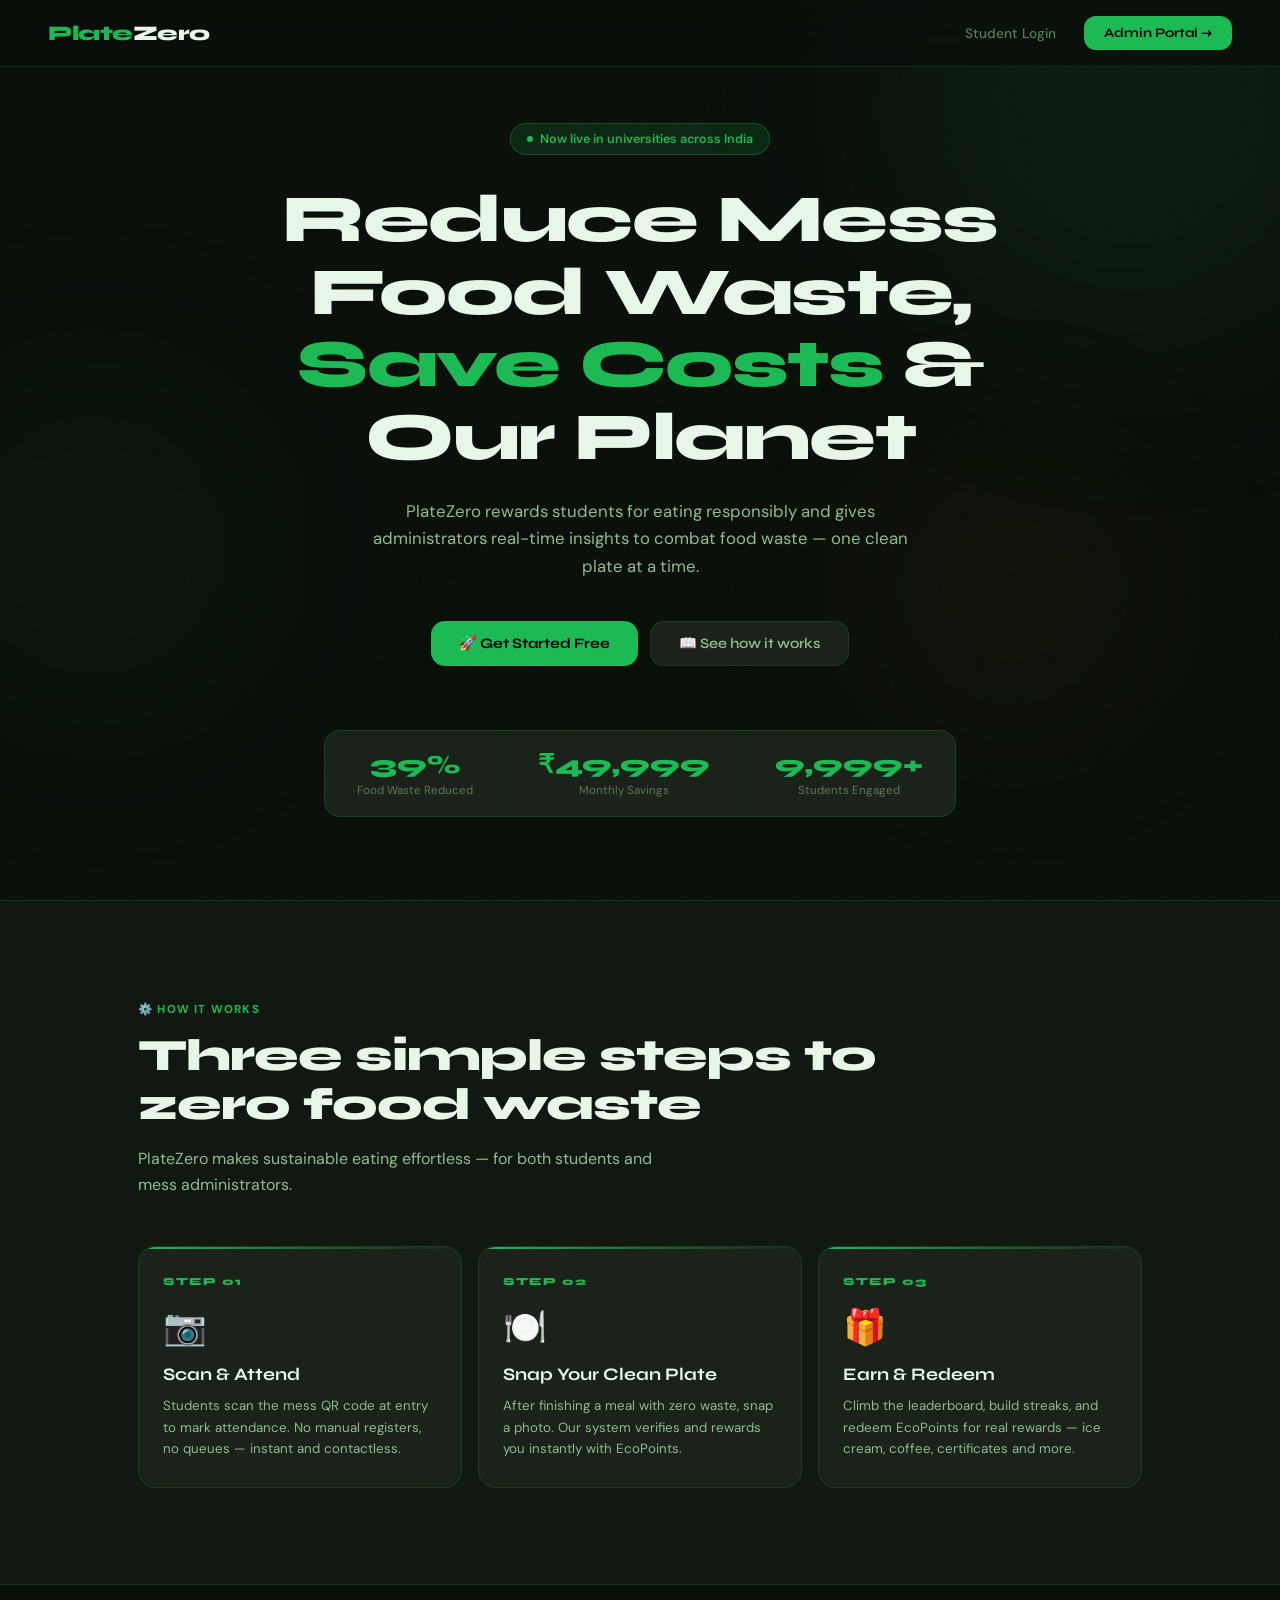
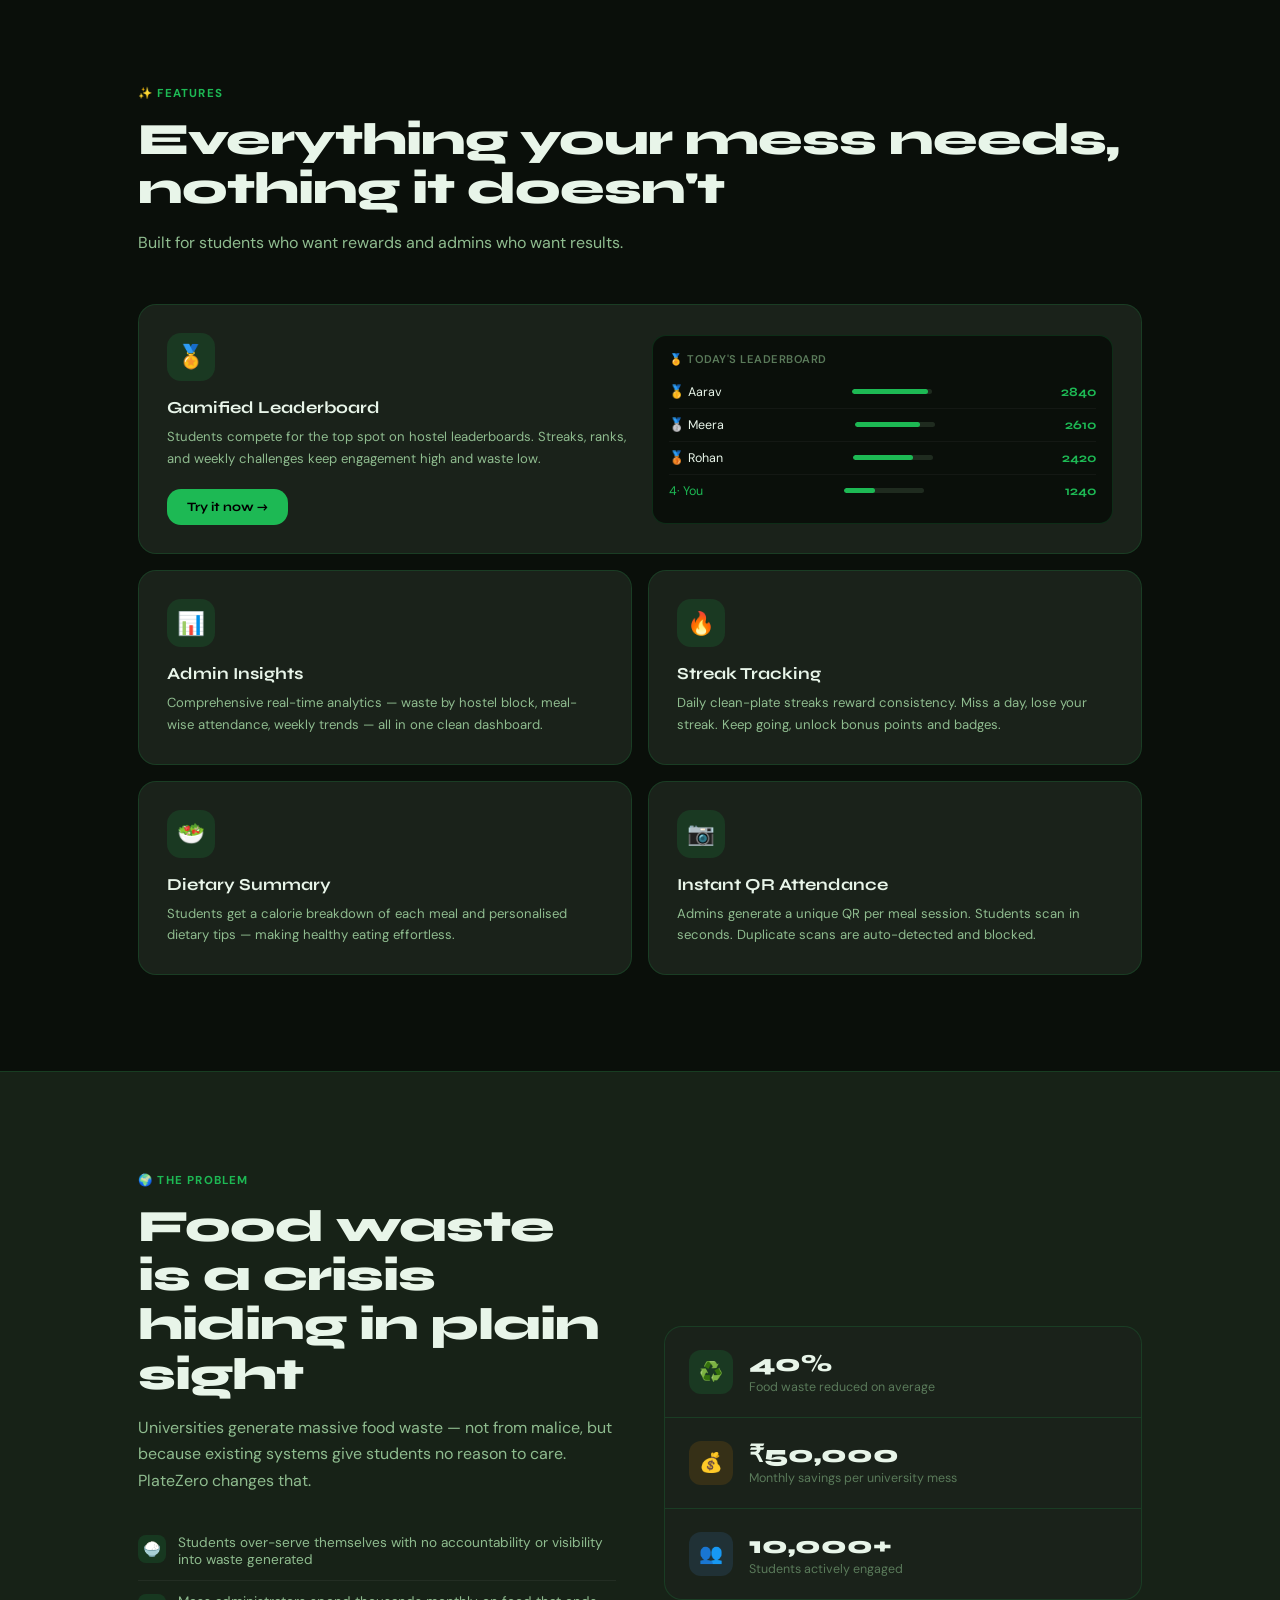
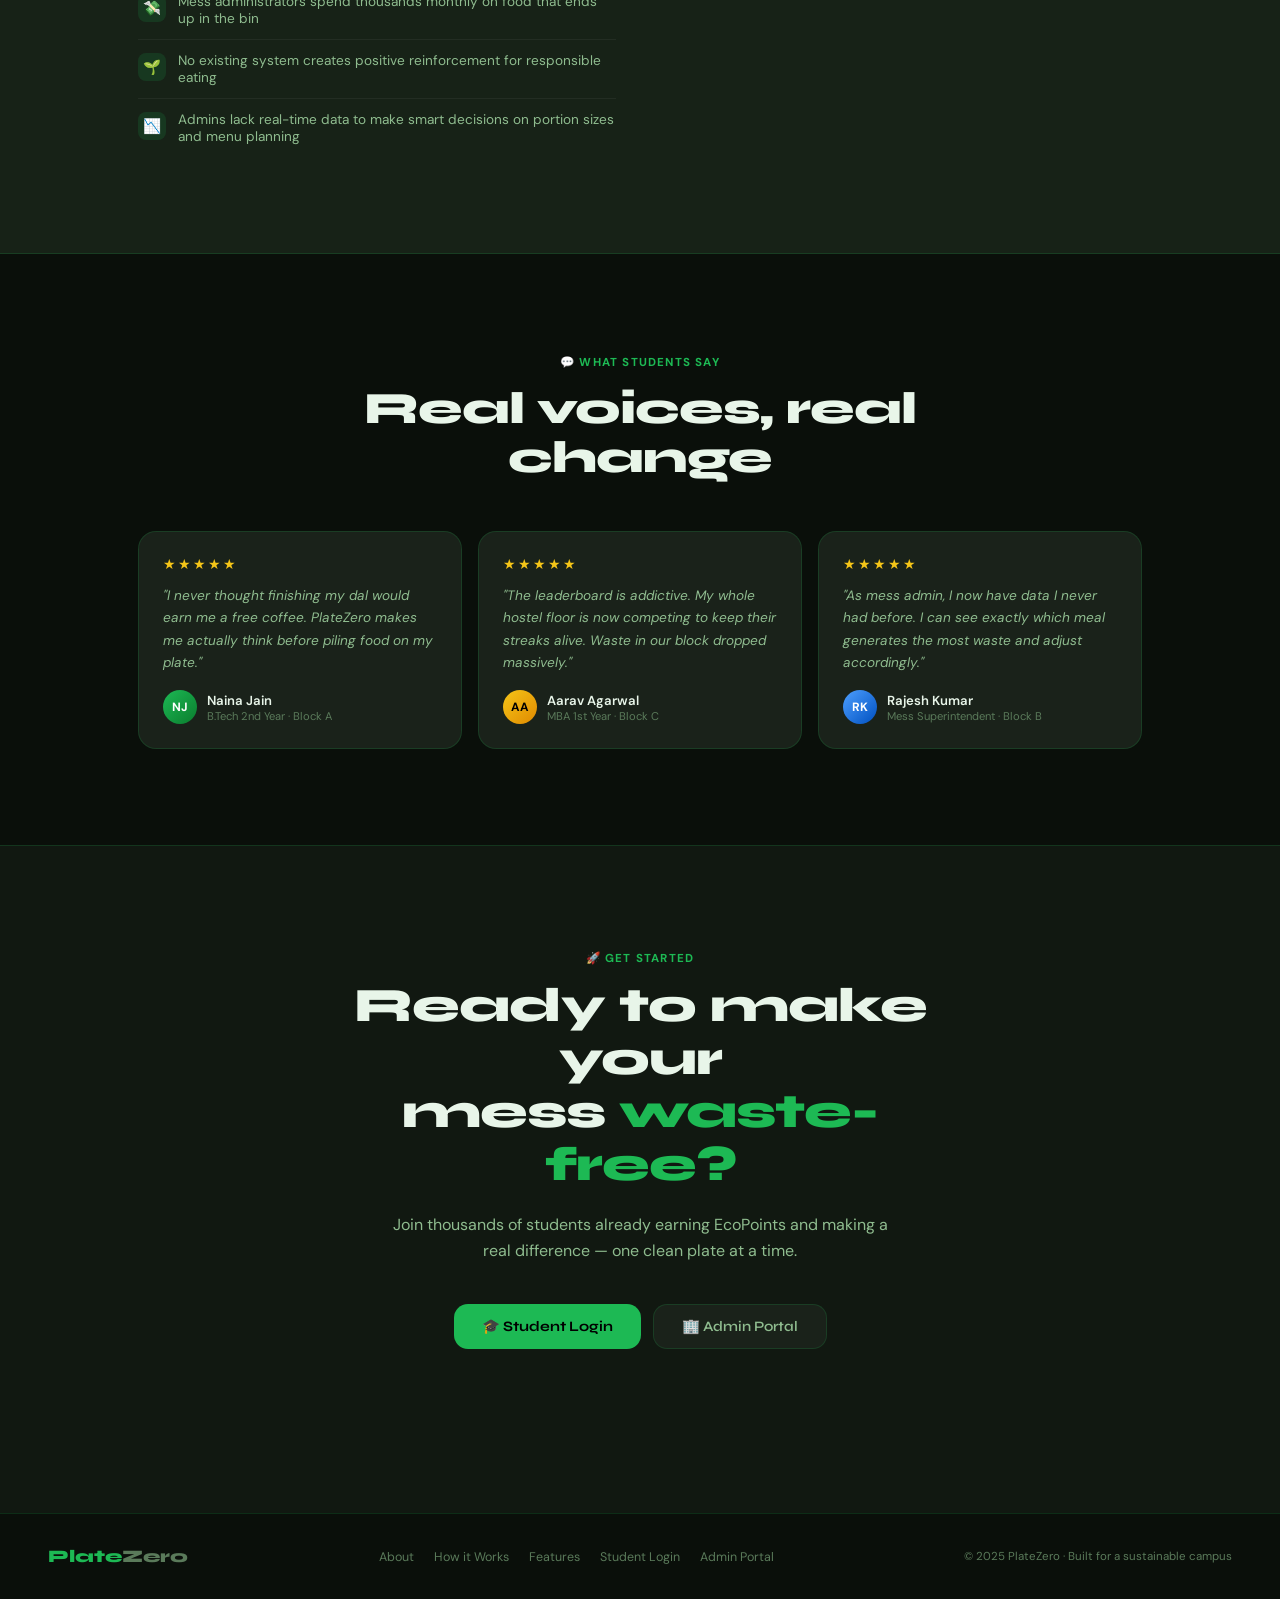
<file: index.html>
<!DOCTYPE html>
<html lang="en">
<head>
  <meta charset="UTF-8">
  <meta name="viewport" content="width=device-width, initial-scale=1.0">
  <title>PlateZero – Eat Clean, Earn Green</title>
  <link href="https://fonts.googleapis.com/css2?family=Syne:wght@400;600;700;800&family=DM+Sans:ital,opsz,wght@0,9..40,300;0,9..40,400;0,9..40,500;1,9..40,300&display=swap" rel="stylesheet">
  <style>
    :root {
      --green: #1db954;
      --green-light: #23e066;
      --green-dim: rgba(29,185,84,0.15);
      --bg: #0a0f0a;
      --bg2: #111811;
      --bg3: #172217;
      --surface: #1a221a;
      --surface2: #1f2b1f;
      --border: rgba(29,185,84,0.18);
      --text: #e8f5e9;
      --text2: #8fbc8f;
      --text3: #5a7a5a;
      --gold: #f5c518;
      --amber: #ff9500;
      --red: #ff4d4d;
      --radius: 18px;
    }

    * { box-sizing: border-box; margin: 0; padding: 0; }

    html { scroll-behavior: smooth; }

    body {
      font-family: 'DM Sans', sans-serif;
      background: var(--bg);
      color: var(--text);
      overflow-x: hidden;
    }

    /* Noise */
    body::before {
      content: '';
      position: fixed;
      inset: 0;
      background-image: url("data:image/svg+xml,%3Csvg viewBox='0 0 256 256' xmlns='http://www.w3.org/2000/svg'%3E%3Cfilter id='n'%3E%3CfeTurbulence type='fractalNoise' baseFrequency='0.9' numOctaves='4' stitchTiles='stitch'/%3E%3C/filter%3E%3Crect width='100%25' height='100%25' filter='url(%23n)' opacity='0.04'/%3E%3C/svg%3E");
      pointer-events: none;
      z-index: 0;
      opacity: 0.4;
    }

    /* Blobs */
    .blob {
      position: fixed;
      border-radius: 50%;
      filter: blur(100px);
      pointer-events: none;
      z-index: 0;
      animation: blobFloat 10s ease-in-out infinite alternate;
    }
    .blob1 { width: 500px; height: 500px; background: rgba(29,185,84,0.07); top: -150px; right: -100px; }
    .blob2 { width: 350px; height: 350px; background: rgba(29,185,84,0.05); bottom: 20vh; left: -80px; animation-delay: -5s; }
    .blob3 { width: 280px; height: 280px; background: rgba(245,197,24,0.04); top: 50vh; right: 10%; animation-delay: -2s; }

    @keyframes blobFloat {
      from { transform: translateY(0) scale(1); }
      to   { transform: translateY(40px) scale(1.06); }
    }

    /* ── NAV ── */
    nav {
      position: fixed;
      top: 0; left: 0; right: 0;
      z-index: 100;
      display: flex;
      align-items: center;
      justify-content: space-between;
      padding: 16px 48px;
      background: rgba(10,15,10,0.82);
      backdrop-filter: blur(20px);
      border-bottom: 1px solid var(--border);
    }

    .nav-logo {
      font-family: 'Syne', sans-serif;
      font-weight: 800;
      font-size: 1.3rem;
      color: var(--green);
      letter-spacing: -0.5px;
      text-decoration: none;
    }
    .nav-logo span { color: var(--text); }

    .nav-links {
      display: flex;
      align-items: center;
      gap: 6px;
    }

    .nav-link {
      color: var(--text3);
      text-decoration: none;
      font-size: 0.85rem;
      font-weight: 500;
      padding: 8px 14px;
      border-radius: 10px;
      transition: all 0.2s;
    }
    .nav-link:hover { color: var(--text2); background: var(--surface); }

    .nav-cta {
      background: var(--green);
      color: #000;
      font-family: 'Syne', sans-serif;
      font-weight: 700;
      font-size: 0.82rem;
      padding: 9px 20px;
      border-radius: 12px;
      text-decoration: none;
      margin-left: 8px;
      transition: all 0.2s;
    }
    .nav-cta:hover { background: var(--green-light); transform: scale(1.02); }

    /* ── HERO ── */
    .hero {
      position: relative;
      z-index: 1;
      min-height: 100vh;
      display: flex;
      flex-direction: column;
      align-items: center;
      justify-content: center;
      text-align: center;
      padding: 120px 24px 80px;
    }

    .hero-badge {
      display: inline-flex;
      align-items: center;
      gap: 7px;
      background: var(--green-dim);
      border: 1px solid rgba(29,185,84,0.3);
      color: var(--green);
      padding: 7px 16px;
      border-radius: 999px;
      font-size: 0.78rem;
      font-weight: 600;
      margin-bottom: 28px;
      animation: fadeSlideUp 0.6s ease both;
    }
    .hero-badge .dot {
      width: 6px; height: 6px;
      border-radius: 50%;
      background: var(--green);
      animation: pulse 1.5s infinite;
    }

    .hero-title {
      font-family: 'Syne', sans-serif;
      font-weight: 800;
      font-size: clamp(2.4rem, 6vw, 4.2rem);
      line-height: 1.08;
      letter-spacing: -1.5px;
      color: var(--text);
      max-width: 820px;
      margin-bottom: 24px;
      animation: fadeSlideUp 0.6s 0.1s ease both;
    }
    .hero-title .accent { color: var(--green); }

    .hero-sub {
      font-size: 1.05rem;
      color: var(--text2);
      max-width: 560px;
      line-height: 1.65;
      margin-bottom: 40px;
      animation: fadeSlideUp 0.6s 0.2s ease both;
    }

    .hero-btns {
      display: flex;
      gap: 12px;
      justify-content: center;
      flex-wrap: wrap;
      margin-bottom: 64px;
      animation: fadeSlideUp 0.6s 0.3s ease both;
    }

    .btn-primary {
      display: inline-flex;
      align-items: center;
      gap: 8px;
      background: var(--green);
      color: #000;
      font-family: 'Syne', sans-serif;
      font-weight: 700;
      font-size: 0.9rem;
      padding: 13px 28px;
      border-radius: 14px;
      text-decoration: none;
      transition: all 0.2s;
      border: none;
      cursor: pointer;
    }
    .btn-primary:hover { background: var(--green-light); transform: translateY(-2px); box-shadow: 0 12px 30px rgba(29,185,84,0.25); }

    .btn-secondary {
      display: inline-flex;
      align-items: center;
      gap: 8px;
      background: var(--surface);
      color: var(--text2);
      font-family: 'Syne', sans-serif;
      font-weight: 600;
      font-size: 0.9rem;
      padding: 13px 28px;
      border-radius: 14px;
      text-decoration: none;
      border: 1px solid var(--border);
      transition: all 0.2s;
      cursor: pointer;
    }
    .btn-secondary:hover { background: var(--surface2); color: var(--text); transform: translateY(-2px); }

    /* Hero stats strip */
    .hero-stats {
      display: flex;
      gap: 1px;
      background: var(--border);
      border: 1px solid var(--border);
      border-radius: 16px;
      overflow: hidden;
      animation: fadeSlideUp 0.6s 0.4s ease both;
    }
    .hero-stat {
      background: var(--surface);
      padding: 18px 32px;
      text-align: center;
      flex: 1;
      transition: background 0.2s;
    }
    .hero-stat:hover { background: var(--surface2); }
    .hero-stat .h-val {
      font-family: 'Syne', sans-serif;
      font-weight: 800;
      font-size: 1.6rem;
      color: var(--green);
    }
    .hero-stat .h-lbl {
      font-size: 0.72rem;
      color: var(--text3);
      margin-top: 3px;
    }

    /* ── SECTION BASE ── */
    section {
      position: relative;
      z-index: 1;
    }

    .section-inner {
      max-width: 1100px;
      margin: 0 auto;
      padding: 96px 48px;
    }

    .section-tag {
      display: inline-flex;
      align-items: center;
      gap: 6px;
      font-size: 0.72rem;
      font-weight: 700;
      letter-spacing: 1.2px;
      text-transform: uppercase;
      color: var(--green);
      margin-bottom: 14px;
    }

    .section-title {
      font-family: 'Syne', sans-serif;
      font-size: clamp(1.8rem, 4vw, 2.8rem);
      font-weight: 800;
      letter-spacing: -1px;
      line-height: 1.1;
      margin-bottom: 16px;
    }

    .section-sub {
      font-size: 1rem;
      color: var(--text2);
      max-width: 520px;
      line-height: 1.65;
      margin-bottom: 48px;
    }

    /* ── HOW IT WORKS ── */
    .how-section { background: var(--bg2); border-top: 1px solid var(--border); border-bottom: 1px solid var(--border); }

    .steps-grid {
      display: grid;
      grid-template-columns: repeat(3, 1fr);
      gap: 16px;
    }

    .step-card {
      background: var(--surface);
      border: 1px solid var(--border);
      border-radius: var(--radius);
      padding: 28px 24px;
      position: relative;
      overflow: hidden;
      transition: all 0.3s;
    }
    .step-card:hover { transform: translateY(-4px); border-color: rgba(29,185,84,0.4); box-shadow: 0 20px 40px rgba(0,0,0,0.3); }
    .step-card::before {
      content: '';
      position: absolute;
      top: 0; left: 0; right: 0;
      height: 2px;
      background: linear-gradient(90deg, var(--green), transparent);
    }

    .step-num {
      font-family: 'Syne', sans-serif;
      font-weight: 800;
      font-size: 0.68rem;
      letter-spacing: 1.5px;
      color: var(--green);
      text-transform: uppercase;
      margin-bottom: 16px;
    }

    .step-icon {
      font-size: 2.2rem;
      margin-bottom: 14px;
      display: block;
    }

    .step-title {
      font-family: 'Syne', sans-serif;
      font-size: 1.1rem;
      font-weight: 700;
      margin-bottom: 10px;
      color: var(--text);
    }

    .step-desc {
      font-size: 0.83rem;
      color: var(--text2);
      line-height: 1.6;
    }

    /* ── FEATURES ── */
    .features-grid {
      display: grid;
      grid-template-columns: 1fr 1fr;
      gap: 16px;
    }

    .feature-card {
      background: var(--surface);
      border: 1px solid var(--border);
      border-radius: var(--radius);
      padding: 28px;
      transition: all 0.3s;
    }
    .feature-card:hover { transform: translateY(-3px); border-color: rgba(29,185,84,0.35); }
    .feature-card.large { grid-column: span 2; display: grid; grid-template-columns: 1fr 1fr; gap: 24px; align-items: center; }

    .feature-icon-wrap {
      width: 48px; height: 48px;
      border-radius: 14px;
      background: var(--green-dim);
      display: flex;
      align-items: center;
      justify-content: center;
      font-size: 1.4rem;
      margin-bottom: 16px;
    }

    .feature-title {
      font-family: 'Syne', sans-serif;
      font-size: 1.05rem;
      font-weight: 700;
      margin-bottom: 8px;
    }

    .feature-desc {
      font-size: 0.82rem;
      color: var(--text2);
      line-height: 1.65;
    }

    /* Mini dashboard preview inside feature card */
    .mini-dash {
      background: var(--bg);
      border: 1px solid var(--border);
      border-radius: 14px;
      padding: 16px;
    }
    .mini-row {
      display: flex;
      justify-content: space-between;
      align-items: center;
      padding: 8px 0;
      border-bottom: 1px solid rgba(255,255,255,0.04);
      font-size: 0.78rem;
    }
    .mini-row:last-child { border-bottom: none; }
    .mini-pts {
      font-family: 'Syne', sans-serif;
      font-weight: 700;
      color: var(--green);
      font-size: 0.8rem;
    }
    .mini-bar-wrap { width: 80px; height: 5px; background: var(--surface2); border-radius: 999px; overflow: hidden; }
    .mini-bar-fill { height: 100%; background: var(--green); border-radius: 999px; }

    /* ── PROBLEM SECTION ── */
    .problem-section { background: var(--bg3); border-top: 1px solid var(--border); border-bottom: 1px solid var(--border); }

    .problem-grid {
      display: grid;
      grid-template-columns: 1fr 1fr;
      gap: 48px;
      align-items: center;
    }

    .problem-text .section-sub { margin-bottom: 28px; }

    .problem-list { list-style: none; }
    .problem-list li {
      display: flex;
      align-items: flex-start;
      gap: 12px;
      padding: 12px 0;
      border-bottom: 1px solid rgba(255,255,255,0.05);
      font-size: 0.85rem;
      color: var(--text2);
    }
    .problem-list li:last-child { border-bottom: none; }
    .problem-list li .p-icon {
      width: 28px; height: 28px;
      border-radius: 8px;
      background: var(--green-dim);
      display: flex;
      align-items: center;
      justify-content: center;
      font-size: 0.9rem;
      flex-shrink: 0;
      margin-top: 1px;
    }

    .stats-card {
      background: var(--surface);
      border: 1px solid var(--border);
      border-radius: var(--radius);
      overflow: hidden;
    }
    .stat-row {
      padding: 22px 24px;
      border-bottom: 1px solid var(--border);
      display: flex;
      align-items: center;
      gap: 16px;
      transition: background 0.2s;
    }
    .stat-row:last-child { border-bottom: none; }
    .stat-row:hover { background: var(--surface2); }
    .stat-icon {
      width: 44px; height: 44px;
      border-radius: 12px;
      display: flex;
      align-items: center;
      justify-content: center;
      font-size: 1.2rem;
      flex-shrink: 0;
    }
    .stat-icon.green { background: var(--green-dim); }
    .stat-icon.amber { background: rgba(255,149,0,0.12); }
    .stat-icon.blue  { background: rgba(77,159,255,0.12); }
    .stat-val {
      font-family: 'Syne', sans-serif;
      font-size: 1.5rem;
      font-weight: 800;
      color: var(--text);
    }
    .stat-lbl { font-size: 0.78rem; color: var(--text3); margin-top: 1px; }

    /* ── TESTIMONIALS ── */
    .testimonials-grid {
      display: grid;
      grid-template-columns: repeat(3, 1fr);
      gap: 16px;
    }

    .testi-card {
      background: var(--surface);
      border: 1px solid var(--border);
      border-radius: var(--radius);
      padding: 24px;
      transition: all 0.3s;
    }
    .testi-card:hover { transform: translateY(-3px); border-color: rgba(29,185,84,0.3); }

    .testi-stars { color: var(--gold); font-size: 0.85rem; margin-bottom: 12px; letter-spacing: 2px; }
    .testi-text { font-size: 0.85rem; color: var(--text2); line-height: 1.65; margin-bottom: 16px; font-style: italic; }
    .testi-author { display: flex; align-items: center; gap: 10px; }
    .testi-av {
      width: 34px; height: 34px;
      border-radius: 50%;
      display: flex;
      align-items: center;
      justify-content: center;
      font-weight: 700;
      font-size: 0.75rem;
      flex-shrink: 0;
    }
    .testi-name { font-size: 0.82rem; font-weight: 600; color: var(--text); }
    .testi-role { font-size: 0.7rem; color: var(--text3); }

    /* ── CTA ── */
    .cta-section {
      background: var(--bg2);
      border-top: 1px solid var(--border);
    }
    .cta-inner {
      max-width: 700px;
      margin: 0 auto;
      padding: 100px 48px;
      text-align: center;
    }
    .cta-inner .section-title { font-size: clamp(2rem, 4vw, 3rem); margin-bottom: 20px; }
    .cta-inner .section-sub { margin: 0 auto 40px; }

    /* ── FOOTER ── */
    footer {
      position: relative;
      z-index: 1;
      border-top: 1px solid var(--border);
      padding: 32px 48px;
      display: flex;
      align-items: center;
      justify-content: space-between;
      flex-wrap: wrap;
      gap: 16px;
    }
    .footer-logo {
      font-family: 'Syne', sans-serif;
      font-weight: 800;
      font-size: 1.1rem;
      color: var(--green);
    }
    .footer-logo span { color: var(--text3); }
    .footer-links { display: flex; gap: 20px; }
    .footer-link { font-size: 0.78rem; color: var(--text3); text-decoration: none; transition: color 0.2s; }
    .footer-link:hover { color: var(--text2); }
    .footer-copy { font-size: 0.72rem; color: var(--text3); }

    /* ── ANIMATIONS ── */
    @keyframes fadeSlideUp {
      from { opacity: 0; transform: translateY(22px); }
      to   { opacity: 1; transform: translateY(0); }
    }
    @keyframes pulse {
      0%, 100% { opacity: 1; }
      50% { opacity: 0.4; }
    }

    .reveal {
      opacity: 0;
      transform: translateY(24px);
      transition: opacity 0.65s ease, transform 0.65s ease;
    }
    .reveal.visible {
      opacity: 1;
      transform: translateY(0);
    }

    /* ── RESPONSIVE ── */
    @media (max-width: 900px) {
      nav { padding: 14px 20px; }
      .nav-links .nav-link { display: none; }
      .section-inner { padding: 64px 20px; }
      .steps-grid { grid-template-columns: 1fr; }
      .features-grid { grid-template-columns: 1fr; }
      .feature-card.large { grid-column: span 1; grid-template-columns: 1fr; }
      .problem-grid { grid-template-columns: 1fr; }
      .testimonials-grid { grid-template-columns: 1fr; }
      .hero-stats { flex-direction: column; }
      footer { flex-direction: column; text-align: center; }
    }
  </style>
</head>
<body>

<div class="blob blob1"></div>
<div class="blob blob2"></div>
<div class="blob blob3"></div>

<!-- ── NAV ── -->
<nav>
  <a href="#" class="nav-logo">Plate<span>Zero</span></a>
  <div class="nav-links">
    <a href="login.html" class="nav-link">Student Login</a>
    <a href="admin_login.html" class="nav-cta">Admin Portal →</a>
  </div>
</nav>

<!-- ── HERO ── -->
<section class="hero">
  <div class="hero-badge">
    <div class="dot"></div>
    Now live in universities across India
  </div>

  <h1 class="hero-title">
    Reduce Mess Food Waste,<br>
    <span class="accent">Save Costs</span> & Our Planet
  </h1>

  <p class="hero-sub">
    PlateZero rewards students for eating responsibly and gives administrators real-time insights to combat food waste — one clean plate at a time.
  </p>

  <div class="hero-btns">
    <a href="login.html" class="btn-primary">🚀 Get Started Free</a>
    <a href="#how" class="btn-secondary">📖 See how it works</a>
  </div>

  <div class="hero-stats">
    <div class="hero-stat">
      <div class="h-val" id="wasteCount">0%</div>
      <div class="h-lbl">Food Waste Reduced</div>
    </div>
    <div class="hero-stat">
      <div class="h-val" id="savingsCount">₹0</div>
      <div class="h-lbl">Monthly Savings</div>
    </div>
    <div class="hero-stat">
      <div class="h-val" id="studentsCount">0+</div>
      <div class="h-lbl">Students Engaged</div>
    </div>
  </div>
</section>

<!-- ── HOW IT WORKS ── -->
<section class="how-section" id="how">
  <div class="section-inner">
    <div class="reveal">
      <div class="section-tag">⚙️ How it works</div>
      <h2 class="section-title">Three simple steps to<br>zero food waste</h2>
      <p class="section-sub">PlateZero makes sustainable eating effortless — for both students and mess administrators.</p>
    </div>

    <div class="steps-grid">
      <div class="step-card reveal">
        <div class="step-num">Step 01</div>
        <span class="step-icon">📷</span>
        <div class="step-title">Scan & Attend</div>
        <div class="step-desc">Students scan the mess QR code at entry to mark attendance. No manual registers, no queues — instant and contactless.</div>
      </div>
      <div class="step-card reveal" style="transition-delay:0.1s">
        <div class="step-num">Step 02</div>
        <span class="step-icon">🍽️</span>
        <div class="step-title">Snap Your Clean Plate</div>
        <div class="step-desc">After finishing a meal with zero waste, snap a photo. Our system verifies and rewards you instantly with EcoPoints.</div>
      </div>
      <div class="step-card reveal" style="transition-delay:0.2s">
        <div class="step-num">Step 03</div>
        <span class="step-icon">🎁</span>
        <div class="step-title">Earn & Redeem</div>
        <div class="step-desc">Climb the leaderboard, build streaks, and redeem EcoPoints for real rewards — ice cream, coffee, certificates and more.</div>
      </div>
    </div>
  </div>
</section>

<!-- ── FEATURES ── -->
<section id="features">
  <div class="section-inner">
    <div class="reveal">
      <div class="section-tag">✨ Features</div>
      <h2 class="section-title">Everything your mess needs,<br>nothing it doesn't</h2>
      <p class="section-sub">Built for students who want rewards and admins who want results.</p>
    </div>

    <div class="features-grid">
      <div class="feature-card large reveal">
        <div>
          <div class="feature-icon-wrap">🏅</div>
          <div class="feature-title">Gamified Leaderboard</div>
          <div class="feature-desc" style="margin-bottom:20px;">Students compete for the top spot on hostel leaderboards. Streaks, ranks, and weekly challenges keep engagement high and waste low.</div>
          <a href="login.html" class="btn-primary" style="font-size:0.8rem;padding:10px 20px;">Try it now →</a>
        </div>
        <div class="mini-dash">
          <div style="font-size:0.7rem;color:var(--text3);margin-bottom:10px;font-weight:600;letter-spacing:0.5px;">🏅 TODAY'S LEADERBOARD</div>
          <div class="mini-row"><span>🥇 Aarav</span><div class="mini-bar-wrap"><div class="mini-bar-fill" style="width:95%"></div></div><span class="mini-pts">2840</span></div>
          <div class="mini-row"><span>🥈 Meera</span><div class="mini-bar-wrap"><div class="mini-bar-fill" style="width:82%"></div></div><span class="mini-pts">2610</span></div>
          <div class="mini-row"><span>🥉 Rohan</span><div class="mini-bar-wrap"><div class="mini-bar-fill" style="width:76%"></div></div><span class="mini-pts">2420</span></div>
          <div class="mini-row" style="color:var(--green)"><span>4· You</span><div class="mini-bar-wrap"><div class="mini-bar-fill" style="width:39%"></div></div><span class="mini-pts">1240</span></div>
        </div>
      </div>

      <div class="feature-card reveal">
        <div class="feature-icon-wrap">📊</div>
        <div class="feature-title">Admin Insights</div>
        <div class="feature-desc">Comprehensive real-time analytics — waste by hostel block, meal-wise attendance, weekly trends — all in one clean dashboard.</div>
      </div>

      <div class="feature-card reveal" style="transition-delay:0.1s">
        <div class="feature-icon-wrap">🔥</div>
        <div class="feature-title">Streak Tracking</div>
        <div class="feature-desc">Daily clean-plate streaks reward consistency. Miss a day, lose your streak. Keep going, unlock bonus points and badges.</div>
      </div>

      <div class="feature-card reveal" style="transition-delay:0.1s">
        <div class="feature-icon-wrap">🥗</div>
        <div class="feature-title">Dietary Summary</div>
        <div class="feature-desc">Students get a calorie breakdown of each meal and personalised dietary tips — making healthy eating effortless.</div>
      </div>

      <div class="feature-card reveal" style="transition-delay:0.2s">
        <div class="feature-icon-wrap">📷</div>
        <div class="feature-title">Instant QR Attendance</div>
        <div class="feature-desc">Admins generate a unique QR per meal session. Students scan in seconds. Duplicate scans are auto-detected and blocked.</div>
      </div>
    </div>
  </div>
</section>

<!-- ── PROBLEM / IMPACT ── -->
<section class="problem-section" id="problem">
  <div class="section-inner">
    <div class="problem-grid">
      <div class="problem-text reveal">
        <div class="section-tag">🌍 The Problem</div>
        <h2 class="section-title">Food waste is a crisis hiding in plain sight</h2>
        <p class="section-sub">Universities generate massive food waste — not from malice, but because existing systems give students no reason to care. PlateZero changes that.</p>
        <ul class="problem-list">
          <li>
            <div class="p-icon">🍚</div>
            <span>Students over-serve themselves with no accountability or visibility into waste generated</span>
          </li>
          <li>
            <div class="p-icon">💸</div>
            <span>Mess administrators spend thousands monthly on food that ends up in the bin</span>
          </li>
          <li>
            <div class="p-icon">🌱</div>
            <span>No existing system creates positive reinforcement for responsible eating</span>
          </li>
          <li>
            <div class="p-icon">📉</div>
            <span>Admins lack real-time data to make smart decisions on portion sizes and menu planning</span>
          </li>
        </ul>
      </div>

      <div class="stats-card reveal" style="transition-delay:0.15s">
        <div class="stat-row">
          <div class="stat-icon green">♻️</div>
          <div>
            <div class="stat-val">40%</div>
            <div class="stat-lbl">Food waste reduced on average</div>
          </div>
        </div>
        <div class="stat-row">
          <div class="stat-icon amber">💰</div>
          <div>
            <div class="stat-val">₹50,000</div>
            <div class="stat-lbl">Monthly savings per university mess</div>
          </div>
        </div>
        <div class="stat-row">
          <div class="stat-icon blue">👥</div>
          <div>
            <div class="stat-val">10,000+</div>
            <div class="stat-lbl">Students actively engaged</div>
          </div>
        </div>
      </div>
    </div>
  </div>
</section>

<!-- ── TESTIMONIALS ── -->
<section>
  <div class="section-inner">
    <div class="reveal" style="text-align:center;max-width:600px;margin:0 auto 48px;">
      <div class="section-tag" style="justify-content:center;">💬 What students say</div>
      <h2 class="section-title">Real voices, real change</h2>
    </div>
    <div class="testimonials-grid">
      <div class="testi-card reveal">
        <div class="testi-stars">★★★★★</div>
        <div class="testi-text">"I never thought finishing my dal would earn me a free coffee. PlateZero makes me actually think before piling food on my plate."</div>
        <div class="testi-author">
          <div class="testi-av" style="background:linear-gradient(135deg,#1db954,#0a7d2e);color:#fff;">NJ</div>
          <div><div class="testi-name">Naina Jain</div><div class="testi-role">B.Tech 2nd Year · Block A</div></div>
        </div>
      </div>
      <div class="testi-card reveal" style="transition-delay:0.1s">
        <div class="testi-stars">★★★★★</div>
        <div class="testi-text">"The leaderboard is addictive. My whole hostel floor is now competing to keep their streaks alive. Waste in our block dropped massively."</div>
        <div class="testi-author">
          <div class="testi-av" style="background:linear-gradient(135deg,#f5c518,#e08a00);color:#000;">AA</div>
          <div><div class="testi-name">Aarav Agarwal</div><div class="testi-role">MBA 1st Year · Block C</div></div>
        </div>
      </div>
      <div class="testi-card reveal" style="transition-delay:0.2s">
        <div class="testi-stars">★★★★★</div>
        <div class="testi-text">"As mess admin, I now have data I never had before. I can see exactly which meal generates the most waste and adjust accordingly."</div>
        <div class="testi-author">
          <div class="testi-av" style="background:linear-gradient(135deg,#4d9fff,#0050c0);color:#fff;">RK</div>
          <div><div class="testi-name">Rajesh Kumar</div><div class="testi-role">Mess Superintendent · Block B</div></div>
        </div>
      </div>
    </div>
  </div>
</section>

<!-- ── CTA ── -->
<section class="cta-section">
  <div class="cta-inner">
    <div class="reveal">
      <div class="section-tag" style="justify-content:center;">🚀 Get started</div>
      <h2 class="section-title">Ready to make your<br>mess <span style="color:var(--green);">waste-free?</span></h2>
      <p class="section-sub">Join thousands of students already earning EcoPoints and making a real difference — one clean plate at a time.</p>
      <div class="hero-btns">
        <a href="login.html" class="btn-primary">🎓 Student Login</a>
        <a href="admin_login.html" class="btn-secondary">🏢 Admin Portal</a>
      </div>
    </div>
  </div>
</section>

<!-- ── FOOTER ── -->
<footer>
  <div class="footer-logo">Plate<span>Zero</span></div>
  <div class="footer-links">
    <a href="#" class="footer-link">About</a>
    <a href="#how" class="footer-link">How it Works</a>
    <a href="#features" class="footer-link">Features</a>
    <a href="login.html" class="footer-link">Student Login</a>
    <a href="admin_login.html" class="footer-link">Admin Portal</a>
  </div>
  <div class="footer-copy">© 2025 PlateZero · Built for a sustainable campus</div>
</footer>

<script>
  // Scroll reveal
  const revealEls = document.querySelectorAll('.reveal');
  const observer = new IntersectionObserver(entries => {
    entries.forEach(entry => {
      if (entry.isIntersecting) {
        entry.target.classList.add('visible');
        observer.unobserve(entry.target);
      }
    });
  }, { threshold: 0.12 });
  revealEls.forEach(el => observer.observe(el));

  // Animated counters
  function animateCount(el, target, prefix, suffix, duration) {
    duration = duration || 2000;
    prefix = prefix || '';
    suffix = suffix || '';
    const start = performance.now();
    const update = (now) => {
      const elapsed = now - start;
      const progress = Math.min(elapsed / duration, 1);
      const eased = 1 - Math.pow(1 - progress, 3);
      const current = Math.floor(eased * target);
      el.textContent = prefix + current.toLocaleString('en-IN') + suffix;
      if (progress < 1) requestAnimationFrame(update);
    };
    requestAnimationFrame(update);
  }

  // Trigger counters when hero stats are in view
  let countersTriggered = false;
  const statsObserver = new IntersectionObserver(entries => {
    if (entries[0].isIntersecting && !countersTriggered) {
      countersTriggered = true;
      fetch('http://127.0.0.1:8000/api/public_stats')
        .then(r => r.json())
        .then(data => {
            // data.waste_reduced is like "1.2kg" or "40%"
            const wVal = parseFloat(data.waste_reduced);
            const wSuff = data.waste_reduced.includes('%') ? '%' : 'kg';
            
            const sVal = parseInt(data.savings.replace(/[^0-9]/g, ''));
            const stVal = parseInt(data.total_students.replace(/[^0-9]/g, ''));
            
            animateCount(document.getElementById('wasteCount'), wVal || 40, '', wSuff);
            animateCount(document.getElementById('savingsCount'), sVal || 50000, '₹', '');
            animateCount(document.getElementById('studentsCount'), stVal || 10000, '', '+');
        })
        .catch(() => {
            animateCount(document.getElementById('wasteCount'), 40, '', '%');
            animateCount(document.getElementById('savingsCount'), 50000, '₹', '');
            animateCount(document.getElementById('studentsCount'), 10000, '', '+');
        });
    }
  }, { threshold: 0.5 });
  statsObserver.observe(document.querySelector('.hero-stats'));

  // Smooth scroll for anchor links
  document.querySelectorAll('a[href^="#"]').forEach(a => {
    a.addEventListener('click', e => {
      const href = a.getAttribute('href');
      if (href === '#') return;
      const target = document.querySelector(href);
      if (target) {
        e.preventDefault();
        target.scrollIntoView({ behavior: 'smooth', block: 'start' });
      }
    });
  });
</script>
</body>
</html>
</file>
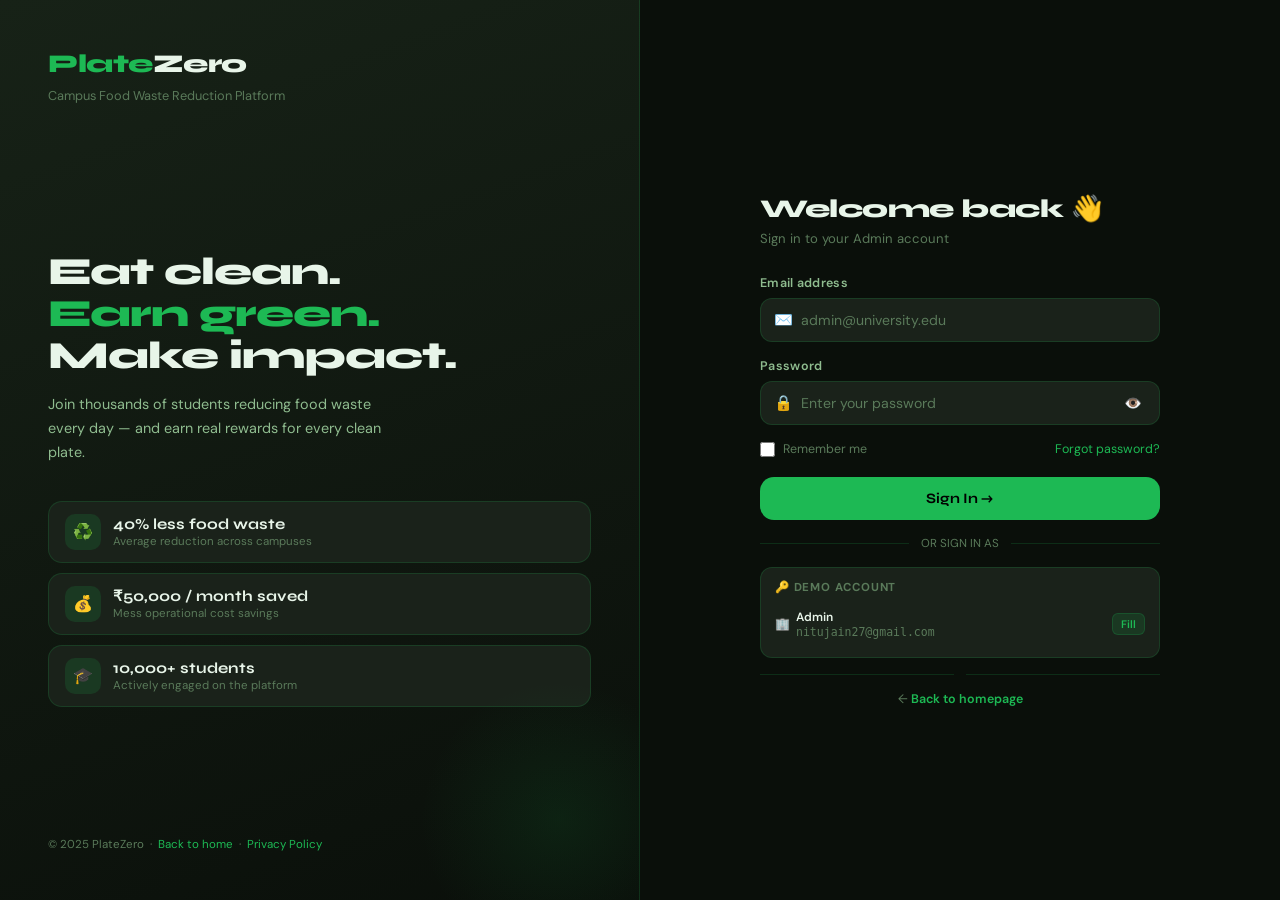
<file: admin_login.html>
<!DOCTYPE html>
<html lang="en">
<head>
  <meta charset="UTF-8">
  <meta name="viewport" content="width=device-width, initial-scale=1.0">
  <title>PlateZero – Login</title>
  <link href="https://fonts.googleapis.com/css2?family=Syne:wght@400;600;700;800&family=DM+Sans:ital,opsz,wght@0,9..40,300;0,9..40,400;0,9..40,500;1,9..40,300&display=swap" rel="stylesheet">
  <style>
    :root {
      --green: #1db954;
      --green-light: #23e066;
      --green-dim: rgba(29,185,84,0.15);
      --bg: #0a0f0a;
      --bg2: #111811;
      --bg3: #172217;
      --surface: #1a221a;
      --surface2: #1f2b1f;
      --border: rgba(29,185,84,0.18);
      --text: #e8f5e9;
      --text2: #8fbc8f;
      --text3: #5a7a5a;
      --amber: #ff9500;
      --red: #ff4d4d;
      --radius: 18px;
    }

    * { box-sizing: border-box; margin: 0; padding: 0; }

    body {
      font-family: 'DM Sans', sans-serif;
      background: var(--bg);
      color: var(--text);
      min-height: 100vh;
      display: flex;
      align-items: center;
      justify-content: center;
      overflow: hidden;
    }

    body::before {
      content: '';
      position: fixed;
      inset: 0;
      background-image: url("data:image/svg+xml,%3Csvg viewBox='0 0 256 256' xmlns='http://www.w3.org/2000/svg'%3E%3Cfilter id='n'%3E%3CfeTurbulence type='fractalNoise' baseFrequency='0.9' numOctaves='4' stitchTiles='stitch'/%3E%3C/filter%3E%3Crect width='100%25' height='100%25' filter='url(%23n)' opacity='0.04'/%3E%3C/svg%3E");
      pointer-events: none;
      z-index: 0;
      opacity: 0.4;
    }

    .blob {
      position: fixed;
      border-radius: 50%;
      filter: blur(100px);
      pointer-events: none;
      z-index: 0;
      animation: blobFloat 9s ease-in-out infinite alternate;
    }
    .blob1 { width: 500px; height: 500px; background: rgba(29,185,84,0.08); top: -180px; right: -120px; }
    .blob2 { width: 350px; height: 350px; background: rgba(29,185,84,0.05); bottom: -80px; left: -80px; animation-delay: -4s; }
    .blob3 { width: 200px; height: 200px; background: rgba(245,197,24,0.04); top: 40%; left: 30%; animation-delay: -7s; }

    @keyframes blobFloat {
      from { transform: translateY(0) scale(1); }
      to   { transform: translateY(30px) scale(1.06); }
    }

    /* ── LAYOUT ── */
    .page {
      position: relative;
      z-index: 1;
      display: grid;
      grid-template-columns: 1fr 1fr;
      min-height: 100vh;
      width: 100%;
    }

    /* ── LEFT PANEL ── */
    .left-panel {
      display: flex;
      flex-direction: column;
      justify-content: space-between;
      padding: 48px;
      background: linear-gradient(160deg, var(--bg3) 0%, var(--bg) 100%);
      border-right: 1px solid var(--border);
      position: relative;
      overflow: hidden;
    }

    .left-panel::after {
      content: '';
      position: absolute;
      bottom: -60px; right: -60px;
      width: 280px; height: 280px;
      border-radius: 50%;
      background: radial-gradient(circle, rgba(29,185,84,0.1) 0%, transparent 70%);
      pointer-events: none;
    }

    .brand { display: flex; flex-direction: column; gap: 8px; }
    .brand-logo {
      font-family: 'Syne', sans-serif;
      font-weight: 800;
      font-size: 1.6rem;
      color: var(--green);
      letter-spacing: -0.5px;
      text-decoration: none;
    }
    .brand-logo span { color: var(--text); }
    .brand-tagline { font-size: 0.8rem; color: var(--text3); }

    .left-content { flex: 1; display: flex; flex-direction: column; justify-content: center; padding: 48px 0 32px; }

    .left-headline {
      font-family: 'Syne', sans-serif;
      font-size: 2.4rem;
      font-weight: 800;
      line-height: 1.1;
      letter-spacing: -1px;
      color: var(--text);
      margin-bottom: 16px;
    }
    .left-headline .accent { color: var(--green); }

    .left-sub {
      font-size: 0.9rem;
      color: var(--text2);
      line-height: 1.65;
      max-width: 340px;
      margin-bottom: 36px;
    }

    .impact-pills { display: flex; flex-direction: column; gap: 10px; }
    .impact-pill {
      display: flex;
      align-items: center;
      gap: 12px;
      background: var(--surface);
      border: 1px solid var(--border);
      border-radius: 14px;
      padding: 12px 16px;
      transition: all 0.25s;
      animation: fadeSlideUp 0.5s ease both;
    }
    .impact-pill:nth-child(2) { animation-delay: 0.08s; }
    .impact-pill:nth-child(3) { animation-delay: 0.16s; }
    .impact-pill:hover { border-color: rgba(29,185,84,0.35); transform: translateX(4px); }
    .pill-icon {
      width: 36px; height: 36px;
      border-radius: 10px;
      background: var(--green-dim);
      display: flex;
      align-items: center;
      justify-content: center;
      font-size: 1rem;
      flex-shrink: 0;
    }
    .pill-val {
      font-family: 'Syne', sans-serif;
      font-size: 0.95rem;
      font-weight: 700;
      color: var(--text);
    }
    .pill-lbl { font-size: 0.72rem; color: var(--text3); margin-top: 1px; }

    .left-footer { font-size: 0.72rem; color: var(--text3); }
    .left-footer a { color: var(--green); text-decoration: none; }

    /* ── RIGHT PANEL ── */
    .right-panel {
      display: flex;
      align-items: center;
      justify-content: center;
      padding: 48px 40px;
      background: var(--bg);
    }

    .login-box {
      width: 100%;
      max-width: 400px;
      animation: fadeSlideUp 0.5s ease both;
    }

    .login-header { margin-bottom: 28px; }
    .login-header h1 {
      font-family: 'Syne', sans-serif;
      font-size: 1.6rem;
      font-weight: 800;
      letter-spacing: -0.5px;
      margin-bottom: 6px;
    }
    .login-header p { font-size: 0.82rem; color: var(--text3); }
    /* Form */
    .form-group { margin-bottom: 16px; }
    .form-label {
      display: block;
      font-size: 0.78rem;
      font-weight: 600;
      color: var(--text2);
      margin-bottom: 7px;
      letter-spacing: 0.3px;
    }

    .input-wrap {
      position: relative;
      display: flex;
      align-items: center;
    }
    .input-icon {
      position: absolute;
      left: 14px;
      font-size: 0.95rem;
      pointer-events: none;
      z-index: 1;
    }
    .form-input {
      width: 100%;
      background: var(--surface);
      border: 1px solid var(--border);
      border-radius: 12px;
      padding: 12px 14px 12px 40px;
      color: var(--text);
      font-family: 'DM Sans', sans-serif;
      font-size: 0.88rem;
      outline: none;
      transition: border-color 0.2s, box-shadow 0.2s;
    }
    .form-input::placeholder { color: var(--text3); }
    .form-input:focus {
      border-color: rgba(29,185,84,0.5);
      box-shadow: 0 0 0 3px rgba(29,185,84,0.08);
    }

    .pwd-toggle {
      position: absolute;
      right: 14px;
      background: none;
      border: none;
      cursor: pointer;
      font-size: 0.9rem;
      color: var(--text3);
      transition: color 0.2s;
      padding: 4px;
    }
    .pwd-toggle:hover { color: var(--text2); }

    .form-row {
      display: flex;
      align-items: center;
      justify-content: space-between;
      margin-bottom: 20px;
    }
    .checkbox-wrap {
      display: flex;
      align-items: center;
      gap: 8px;
      cursor: pointer;
      font-size: 0.78rem;
      color: var(--text3);
    }
    .checkbox-wrap input[type="checkbox"] {
      width: 15px; height: 15px;
      accent-color: var(--green);
      cursor: pointer;
    }
    .forgot-link {
      font-size: 0.78rem;
      color: var(--green);
      text-decoration: none;
      transition: opacity 0.2s;
    }
    .forgot-link:hover { opacity: 0.7; }

    .submit-btn {
      width: 100%;
      background: var(--green);
      color: #000;
      border: none;
      border-radius: 14px;
      padding: 13px;
      font-family: 'Syne', sans-serif;
      font-weight: 700;
      font-size: 0.9rem;
      cursor: pointer;
      transition: all 0.2s;
      display: flex;
      align-items: center;
      justify-content: center;
      gap: 8px;
      margin-bottom: 16px;
    }
    .submit-btn:hover { background: var(--green-light); transform: translateY(-1px); box-shadow: 0 8px 24px rgba(29,185,84,0.25); }
    .submit-btn:active { transform: translateY(0); }
    .submit-btn.loading { opacity: 0.7; cursor: not-allowed; }
    .submit-btn .spinner {
      width: 16px; height: 16px;
      border: 2px solid rgba(0,0,0,0.3);
      border-top-color: #000;
      border-radius: 50%;
      animation: spin 0.7s linear infinite;
      display: none;
    }
    .submit-btn.loading .spinner { display: block; }
    .submit-btn.loading .btn-text { display: none; }

    @keyframes spin { to { transform: rotate(360deg); } }

    .alert {
      padding: 11px 14px;
      border-radius: 12px;
      font-size: 0.8rem;
      margin-bottom: 16px;
      display: none;
      align-items: center;
      gap: 8px;
      animation: fadeSlideUp 0.3s ease both;
    }
    .alert.show { display: flex; }
    .alert.error { background: rgba(255,77,77,0.1); border: 1px solid rgba(255,77,77,0.3); color: #ff7f7f; }
    .alert.success { background: var(--green-dim); border: 1px solid rgba(29,185,84,0.3); color: var(--green); }

    .demo-hint {
      background: var(--surface);
      border: 1px solid var(--border);
      border-radius: 12px;
      padding: 12px 14px;
      margin-top: 4px;
    }
    .demo-hint-title {
      font-size: 0.72rem;
      font-weight: 700;
      color: var(--text3);
      text-transform: uppercase;
      letter-spacing: 0.8px;
      margin-bottom: 8px;
    }
    .demo-row {
      display: flex;
      align-items: center;
      justify-content: space-between;
      padding: 6px 0;
      border-bottom: 1px solid rgba(255,255,255,0.04);
    }
    .demo-row:last-child { border-bottom: none; }
    .demo-role { font-size: 0.75rem; color: var(--text2); display: flex; align-items: center; gap: 6px; }
    .demo-creds { font-size: 0.72rem; color: var(--text3); font-family: monospace; }
    .fill-btn {
      font-size: 0.68rem;
      background: var(--green-dim);
      color: var(--green);
      border: 1px solid rgba(29,185,84,0.2);
      border-radius: 6px;
      padding: 3px 8px;
      cursor: pointer;
      font-family: 'DM Sans', sans-serif;
      font-weight: 600;
      transition: all 0.2s;
    }
    .fill-btn:hover { background: var(--green); color: #000; }

    .divider {
      display: flex;
      align-items: center;
      gap: 12px;
      margin: 16px 0;
    }
    .divider::before, .divider::after {
      content: '';
      flex: 1;
      height: 1px;
      background: var(--border);
    }
    .divider span { font-size: 0.72rem; color: var(--text3); }

    .back-link {
      text-align: center;
      font-size: 0.78rem;
      color: var(--text3);
    }
    .back-link a { color: var(--green); text-decoration: none; font-weight: 600; }
    .back-link a:hover { text-decoration: underline; }

    @keyframes fadeSlideUp {
      from { opacity: 0; transform: translateY(16px); }
      to   { opacity: 1; transform: translateY(0); }
    }

    @media (max-width: 768px) {
      .page { grid-template-columns: 1fr; }
      .left-panel { display: none; }
      .right-panel { padding: 32px 20px; align-items: flex-start; padding-top: 80px; }
      .mobile-logo {
        display: block !important;
        font-family: 'Syne', sans-serif;
        font-weight: 800;
        font-size: 1.4rem;
        color: var(--green);
        margin-bottom: 24px;
      }
      .mobile-logo span { color: var(--text); }
    }
    .mobile-logo { display: none; }
  </style>
</head>
<body>

<div class="blob blob1"></div>
<div class="blob blob2"></div>
<div class="blob blob3"></div>

<div class="page">

  <!-- ── LEFT PANEL ── -->
  <div class="left-panel">
    <div class="brand">
      <a href="pl.html" class="brand-logo">Plate<span>Zero</span></a>
      <div class="brand-tagline">Campus Food Waste Reduction Platform</div>
    </div>

    <div class="left-content">
      <h2 class="left-headline">Eat clean.<br><span class="accent">Earn green.</span><br>Make impact.</h2>
      <p class="left-sub">Join thousands of students reducing food waste every day — and earn real rewards for every clean plate.</p>

      <div class="impact-pills">
        <div class="impact-pill">
          <div class="pill-icon">♻️</div>
          <div>
            <div class="pill-val">40% less food waste</div>
            <div class="pill-lbl">Average reduction across campuses</div>
          </div>
        </div>
        <div class="impact-pill">
          <div class="pill-icon">💰</div>
          <div>
            <div class="pill-val">₹50,000 / month saved</div>
            <div class="pill-lbl">Mess operational cost savings</div>
          </div>
        </div>
        <div class="impact-pill">
          <div class="pill-icon">🎓</div>
          <div>
            <div class="pill-val">10,000+ students</div>
            <div class="pill-lbl">Actively engaged on the platform</div>
          </div>
        </div>
      </div>
    </div>

    <div class="left-footer">
      © 2025 PlateZero &nbsp;·&nbsp; <a href="pl.html">Back to home</a> &nbsp;·&nbsp; <a href="#">Privacy Policy</a>
    </div>
  </div>

  <!-- ── RIGHT PANEL ── -->
  <div class="right-panel">
    <div class="login-box">

      <div class="mobile-logo">Plate<span>Zero</span></div>

      <div class="login-header">
        <h1>Welcome back 👋</h1>
        <p>Sign in to your Admin account</p>
      </div>

      <!-- Alert -->
      <div class="alert error" id="alertBox">
        <span>⚠️</span>
        <span id="alertMsg">Invalid email or password.</span>
      </div>

      <!-- Form -->
      <div class="form-group">
        <label class="form-label" for="emailInput">Email address</label>
        <div class="input-wrap">
          <span class="input-icon">✉️</span>
          <input class="form-input" type="email" id="emailInput" placeholder="admin@university.edu" autocomplete="email" />
        </div>
      </div>

      <div class="form-group">
        <label class="form-label" for="passwordInput">Password</label>
        <div class="input-wrap">
          <span class="input-icon">🔒</span>
          <input class="form-input" type="password" id="passwordInput" placeholder="Enter your password" autocomplete="current-password" />
          <button class="pwd-toggle" onclick="togglePassword()" id="pwdToggle" title="Show password">👁️</button>
        </div>
      </div>

      <div class="form-row">
        <label class="checkbox-wrap">
          <input type="checkbox" id="rememberMe"> Remember me
        </label>
        <a href="#" class="forgot-link" onclick="showForgot()">Forgot password?</a>
      </div>

      <button class="submit-btn" id="loginBtn" onclick="handleLogin()">
        <div class="spinner"></div>
        <span class="btn-text">Sign In →</span>
      </button>

      <div class="divider"><span>OR SIGN IN AS</span></div>

      <!-- Demo accounts -->
      <div class="demo-hint">
        <div class="demo-hint-title">🔑 Demo Account</div>
        <div class="demo-row">
          <div class="demo-role">
            <span>🏢</span>
            <div>
              <div style="font-size:0.75rem;font-weight:600;color:var(--text)">Admin</div>
              <div class="demo-creds">nitujain27@gmail.com</div>
            </div>
          </div>
          <button class="fill-btn" onclick="fillDemo('admin')">Fill</button>
        </div>
      </div>

      <div class="divider"></div>

      <div class="back-link">
        ← <a href="pl.html">Back to homepage</a>
      </div>

    </div>
  </div>
</div>

<script>
  let currentRole = 'admin';

  // Redirect if already logged in as admin
  if (localStorage.getItem('admin_id') && localStorage.getItem('admin_role') === 'admin') {
    window.location.href = 'admin.html';
  }

  function setRole(role) {
    currentRole = 'admin'; // Always admin in this file
    hideAlert();
  }

  function fillDemo(role) {
    document.getElementById('emailInput').value = 'nitujain27@gmail.com';
    document.getElementById('passwordInput').value = 'demo1234';
    hideAlert();
  }

  function togglePassword() {
    const input = document.getElementById('passwordInput');
    const btn = document.getElementById('pwdToggle');
    if (input.type === 'password') {
      input.type = 'text';
      btn.textContent = '🙈';
    } else {
      input.type = 'password';
      btn.textContent = '👁️';
    }
  }

  function showAlert(msg, type) {
    type = type || 'error';
    const box = document.getElementById('alertBox');
    document.getElementById('alertMsg').textContent = msg;
    box.className = 'alert ' + type + ' show';
  }

  function hideAlert() {
    document.getElementById('alertBox').classList.remove('show');
  }

  function setLoading(on) {
    const btn = document.getElementById('loginBtn');
    btn.classList.toggle('loading', on);
    btn.disabled = on;
  }

  async function handleLogin() {
    const email = document.getElementById('emailInput').value.trim();
    const password = document.getElementById('passwordInput').value;
    hideAlert();

    if (!email) { showAlert('Please enter your email address.'); return; }
    if (!password) { showAlert('Please enter your password.'); return; }
    if (!/\S+@\S+\.\S+/.test(email)) { showAlert('Please enter a valid email address.'); return; }

    setLoading(true);

    try {
      const res = await fetch('http://127.0.0.1:8000/login', {
        method: 'POST',
        headers: { 'Content-Type': 'application/json' },
        body: JSON.stringify({ email, password })
      });

      if (!res.ok) throw new Error('auth_failed');
      const data = await res.json();

      if (data.status === 'success') {
        const u = data.user;
        if (u.role === 'admin') {
          localStorage.setItem('admin_id', u.id);
          localStorage.setItem('admin_name', u.name);
          localStorage.setItem('admin_role', u.role);
          showAlert('✅ Welcome back, ' + u.name + '!', 'success');
          setTimeout(() => {
            window.location.href = 'admin.html';
          }, 800);
        } else {
          showAlert('Error: This is an admin login portal. Please use student login.');
        }
      } else {
        showAlert(data.message || 'Invalid email or password.');
      }
    } catch (e) {
      simulateLogin(email, password);
    } finally {
      setLoading(false);
    }
  }

  function simulateLogin(email, password) {
    const accounts = {
      'nitujain27@gmail.com': { id: '1', name: 'Nitu Jain',  role: 'admin'   },
    };

    const account = accounts[email.toLowerCase()];
    if (!account) { showAlert('No account found with this email address.'); return; }
    if (account.role !== 'admin') {
      showAlert('This account is registered as ' + account.role + '. Please use student login.');
      return;
    }
    if (!password || password.length < 4) { showAlert('Incorrect password. Try any password in demo mode.'); return; }

    localStorage.setItem('admin_id', account.id);
    localStorage.setItem('admin_name', account.name);
    localStorage.setItem('admin_role', account.role);

    showAlert('✅ Welcome back, ' + account.name + '!', 'success');
    setTimeout(() => {
      window.location.href = 'admin.html';
    }, 900);
  }

  function showForgot() {
    showAlert('📧 Password reset link sent to your email! (Demo mode)', 'success');
  }

  document.addEventListener('keydown', function(e) {
    if (e.key === 'Enter') handleLogin();
  });
</script>
</body>
</html>
</file>
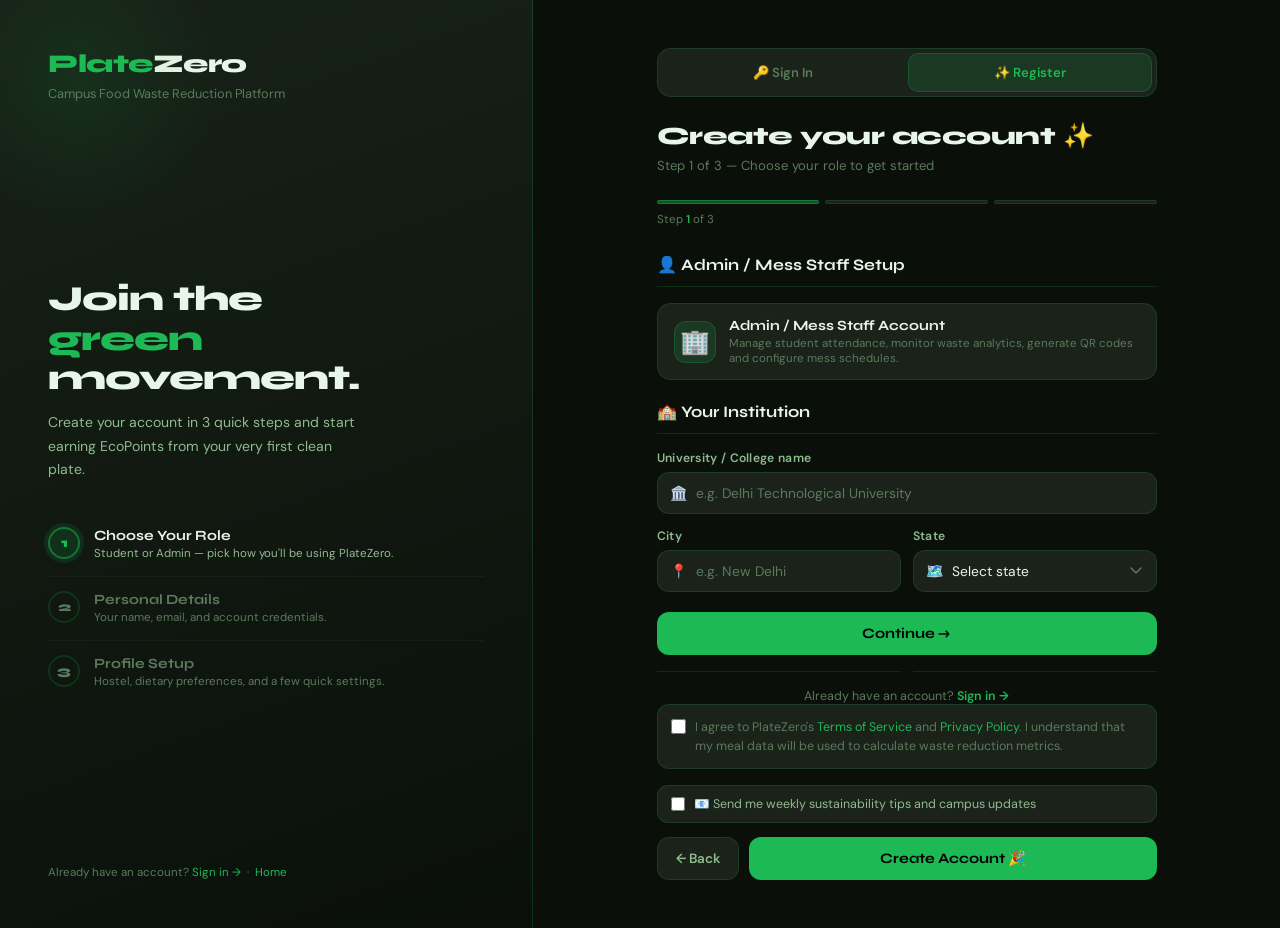
<file: admin_register.html>
<!DOCTYPE html>
<html lang="en">
<head>
  <meta charset="UTF-8">
  <meta name="viewport" content="width=device-width, initial-scale=1.0">
  <title>PlateZero – Create Account</title>
  <link href="https://fonts.googleapis.com/css2?family=Syne:wght@400;600;700;800&family=DM+Sans:ital,opsz,wght@0,9..40,300;0,9..40,400;0,9..40,500;1,9..40,300&display=swap" rel="stylesheet">
  <style>
    :root {
      --green:#1db954;--green-light:#23e066;--green-dim:rgba(29,185,84,0.15);
      --bg:#0a0f0a;--bg2:#111811;--bg3:#172217;
      --surface:#1a221a;--surface2:#1f2b1f;
      --border:rgba(29,185,84,0.18);
      --text:#e8f5e9;--text2:#8fbc8f;--text3:#5a7a5a;
      --amber:#ff9500;--red:#ff4d4d;--radius:18px;
    }
    *{box-sizing:border-box;margin:0;padding:0;}
    body{font-family:'DM Sans',sans-serif;background:var(--bg);color:var(--text);min-height:100vh;display:flex;overflow-x:hidden;}
    body::before{content:'';position:fixed;inset:0;background-image:url("data:image/svg+xml,%3Csvg viewBox='0 0 256 256' xmlns='http://www.w3.org/2000/svg'%3E%3Cfilter id='n'%3E%3CfeTurbulence type='fractalNoise' baseFrequency='0.9' numOctaves='4' stitchTiles='stitch'/%3E%3C/filter%3E%3Crect width='100%25' height='100%25' filter='url(%23n)' opacity='0.04'/%3E%3C/svg%3E");pointer-events:none;z-index:0;opacity:.4;}
    .blob{position:fixed;border-radius:50%;filter:blur(100px);pointer-events:none;z-index:0;animation:blobFloat 9s ease-in-out infinite alternate;}
    .blob1{width:500px;height:500px;background:rgba(29,185,84,.08);top:-180px;left:-120px;}
    .blob2{width:350px;height:350px;background:rgba(29,185,84,.05);bottom:-80px;right:-80px;animation-delay:-4s;}
    .blob3{width:220px;height:220px;background:rgba(77,166,255,.04);top:50%;right:30%;animation-delay:-7s;}
    @keyframes blobFloat{from{transform:translateY(0) scale(1);}to{transform:translateY(30px) scale(1.06);}}
    @keyframes fadeSlideUp{from{opacity:0;transform:translateY(18px);}to{opacity:1;transform:translateY(0);}}
    @keyframes spin{to{transform:rotate(360deg);}}
    @keyframes checkPop{0%{transform:scale(0);}70%{transform:scale(1.2);}100%{transform:scale(1);}}

    /* ── LAYOUT ── */
    .page{position:relative;z-index:1;display:grid;grid-template-columns:1fr 1.4fr;min-height:100vh;width:100%;}

    /* ── LEFT PANEL ── */
    .left-panel{display:flex;flex-direction:column;justify-content:space-between;padding:48px;background:linear-gradient(160deg,var(--bg3) 0%,var(--bg) 100%);border-right:1px solid var(--border);position:relative;overflow:hidden;}
    .left-panel::after{content:'';position:absolute;top:-60px;left:-60px;width:280px;height:280px;border-radius:50%;background:radial-gradient(circle,rgba(29,185,84,.1) 0%,transparent 70%);pointer-events:none;}
    .brand-logo{font-family:'Syne',sans-serif;font-weight:800;font-size:1.6rem;color:var(--green);letter-spacing:-.5px;text-decoration:none;}
    .brand-logo span{color:var(--text);}
    .brand-tagline{font-size:.8rem;color:var(--text3);margin-top:6px;}
    .left-content{flex:1;display:flex;flex-direction:column;justify-content:center;padding:48px 0 32px;}
    .left-headline{font-family:'Syne',sans-serif;font-size:2.2rem;font-weight:800;line-height:1.12;letter-spacing:-1px;color:var(--text);margin-bottom:14px;}
    .left-headline .accent{color:var(--green);}
    .left-sub{font-size:.88rem;color:var(--text2);line-height:1.65;max-width:320px;margin-bottom:32px;}

    /* Steps indicator */
    .steps-list{display:flex;flex-direction:column;gap:0;}
    .step-item{display:flex;align-items:flex-start;gap:14px;padding:14px 0;border-bottom:1px solid rgba(255,255,255,.04);position:relative;}
    .step-item:last-child{border-bottom:none;}
    .step-item.done .step-num{background:var(--green);color:#000;border-color:var(--green);}
    .step-item.active .step-num{background:var(--green-dim);color:var(--green);border-color:rgba(29,185,84,.5);box-shadow:0 0 0 4px rgba(29,185,84,.12);}
    .step-num{width:32px;height:32px;border-radius:50%;border:2px solid var(--border);display:flex;align-items:center;justify-content:center;font-family:'Syne',sans-serif;font-weight:800;font-size:.82rem;color:var(--text3);flex-shrink:0;transition:all .3s;}
    .step-info{}
    .step-title{font-family:'Syne',sans-serif;font-size:.88rem;font-weight:700;color:var(--text);margin-bottom:2px;}
    .step-item:not(.active):not(.done) .step-title{color:var(--text3);}
    .step-desc{font-size:.72rem;color:var(--text3);line-height:1.4;}
    .step-item.active .step-desc{color:var(--text2);}

    .left-footer{font-size:.72rem;color:var(--text3);}
    .left-footer a{color:var(--green);text-decoration:none;}

    /* ── RIGHT PANEL ── */
    .right-panel{display:flex;align-items:flex-start;justify-content:center;padding:48px 48px;background:var(--bg);overflow-y:auto;}
    .reg-box{width:100%;max-width:500px;animation:fadeSlideUp .5s ease both;}

    /* Page tabs */
    .page-tabs{display:flex;background:var(--surface);border:1px solid var(--border);border-radius:14px;padding:4px;margin-bottom:24px;gap:4px;}
    .page-tab{flex:1;display:flex;align-items:center;justify-content:center;gap:7px;padding:10px;border-radius:10px;cursor:pointer;font-size:.82rem;font-weight:600;color:var(--text3);transition:all .2s;border:none;background:none;font-family:'DM Sans',sans-serif;text-decoration:none;}
    .page-tab.active{background:var(--green-dim);color:var(--green);border:1px solid rgba(29,185,84,.25);}
    .page-tab:hover:not(.active){color:var(--text2);background:var(--bg);}

    .reg-header{margin-bottom:26px;}
    .reg-header h1{font-family:'Syne',sans-serif;font-size:1.55rem;font-weight:800;letter-spacing:-.5px;margin-bottom:6px;}
    .reg-header p{font-size:.82rem;color:var(--text3);}

    /* Progress bar */
    .progress-wrap{margin-bottom:28px;}
    .progress-steps{display:flex;gap:6px;margin-bottom:8px;}
    .prog-step{flex:1;height:4px;border-radius:999px;background:var(--surface);border:1px solid var(--border);transition:all .4s;}
    .prog-step.done{background:var(--green);border-color:var(--green);}
    .prog-step.active{background:rgba(29,185,84,.4);border-color:rgba(29,185,84,.4);}
    .prog-label{font-size:.72rem;color:var(--text3);}
    .prog-label span{color:var(--green);font-weight:600;}

    /* Role tabs */
    .role-tabs{display:flex;background:var(--bg2);border:1px solid var(--border);border-radius:12px;padding:3px;margin-bottom:22px;gap:3px;}
    .role-tab{flex:1;display:flex;align-items:center;justify-content:center;gap:7px;padding:10px;border-radius:9px;cursor:pointer;font-size:.82rem;font-weight:600;color:var(--text3);transition:all .2s;border:none;background:none;font-family:'DM Sans',sans-serif;}
    .role-tab.active{background:var(--green-dim);color:var(--green);border:1px solid rgba(29,185,84,.22);}
    .role-tab:hover:not(.active){color:var(--text2);}
    .role-card{background:var(--surface);border:1px solid var(--border);border-radius:14px;padding:13px 16px;margin-bottom:22px;display:flex;align-items:center;gap:13px;}
    .role-card-icon{font-size:1.5rem;width:42px;height:42px;display:flex;align-items:center;justify-content:center;background:var(--green-dim);border-radius:12px;border:1px solid rgba(29,185,84,.25);flex-shrink:0;}
    .role-card-info{}
    .role-card-title{font-family:'Syne',sans-serif;font-size:.88rem;font-weight:700;color:var(--text);}
    .role-card-desc{font-size:.72rem;color:var(--text3);margin-top:2px;}

    /* Form steps */
    .form-step{display:none;}
    .form-step.active{display:block;animation:fadeSlideUp .35s ease both;}

    .step-heading{font-family:'Syne',sans-serif;font-size:1rem;font-weight:700;color:var(--text);margin-bottom:16px;padding-bottom:12px;border-bottom:1px solid var(--border);}

    .form-grid-2{display:grid;grid-template-columns:1fr 1fr;gap:12px;}
    .form-group{margin-bottom:14px;}
    .form-label{display:block;font-size:.76rem;font-weight:600;color:var(--text2);margin-bottom:6px;letter-spacing:.3px;}
    .input-wrap{position:relative;display:flex;align-items:center;}
    .input-icon{position:absolute;left:13px;font-size:.88rem;pointer-events:none;z-index:1;}
    .form-input{width:100%;background:var(--surface);border:1px solid var(--border);border-radius:12px;padding:11px 13px 11px 38px;color:var(--text);font-family:'DM Sans',sans-serif;font-size:.86rem;outline:none;transition:border-color .2s,box-shadow .2s;}
    .form-input::placeholder{color:var(--text3);}
    .form-input:focus{border-color:rgba(29,185,84,.5);box-shadow:0 0 0 3px rgba(29,185,84,.08);}
    .form-input.valid{border-color:rgba(29,185,84,.5);}
    .form-input.invalid{border-color:rgba(255,77,77,.5);}
    .form-input.no-icon{padding-left:14px;}
    .pwd-toggle{position:absolute;right:13px;background:none;border:none;cursor:pointer;font-size:.88rem;color:var(--text3);padding:4px;transition:color .2s;}
    .pwd-toggle:hover{color:var(--text2);}
    .field-hint{font-size:.68rem;margin-top:4px;display:block;}
    .field-hint.neutral{color:var(--text3);}
    .field-hint.ok{color:var(--green);}
    .field-hint.err{color:var(--red);}

    /* Password strength */
    .pwd-strength{margin-top:8px;}
    .pwd-bars{display:flex;gap:4px;margin-bottom:5px;}
    .pwd-bar{flex:1;height:3px;border-radius:999px;background:var(--bg2);transition:all .3s;}
    .pwd-bar.weak{background:var(--red);}
    .pwd-bar.fair{background:var(--amber);}
    .pwd-bar.strong{background:var(--green);}
    .pwd-label{font-size:.67rem;color:var(--text3);}

    /* Select */
    .form-select{width:100%;background:var(--surface);border:1px solid var(--border);border-radius:12px;padding:11px 13px 11px 38px;color:var(--text);font-family:'DM Sans',sans-serif;font-size:.86rem;outline:none;transition:border-color .2s;cursor:pointer;appearance:none;-webkit-appearance:none;background-image:url("data:image/svg+xml,%3Csvg xmlns='http://www.w3.org/2000/svg' width='12' height='8' fill='none'%3E%3Cpath d='M1 1l5 5 5-5' stroke='%235a7a5a' stroke-width='1.5' stroke-linecap='round'/%3E%3C/svg%3E");background-repeat:no-repeat;background-position:right 14px center;}
    .form-select:focus{border-color:rgba(29,185,84,.5);box-shadow:0 0 0 3px rgba(29,185,84,.08);}
    .form-select option{background:var(--surface2);}

    /* Dietary checkboxes */
    .checkbox-grid{display:grid;grid-template-columns:1fr 1fr;gap:8px;}
    .check-pill{display:flex;align-items:center;gap:9px;padding:10px 13px;border:1px solid var(--border);border-radius:11px;cursor:pointer;transition:all .2s;background:var(--surface);}
    .check-pill:hover{border-color:rgba(29,185,84,.35);}
    .check-pill input[type="checkbox"]{width:14px;height:14px;accent-color:var(--green);cursor:pointer;flex-shrink:0;}
    .check-pill-label{font-size:.78rem;color:var(--text2);}
    .check-pill:has(input:checked){background:var(--green-dim);border-color:rgba(29,185,84,.35);}

    /* T&C */
    .tc-wrap{display:flex;align-items:flex-start;gap:9px;padding:13px;background:var(--surface);border:1px solid var(--border);border-radius:12px;margin-bottom:16px;cursor:pointer;}
    .tc-wrap input[type="checkbox"]{width:15px;height:15px;accent-color:var(--green);cursor:pointer;flex-shrink:0;margin-top:1px;}
    .tc-text{font-size:.78rem;color:var(--text3);line-height:1.5;}
    .tc-text a{color:var(--green);text-decoration:none;}

    /* Buttons */
    .btn-row{display:flex;gap:10px;margin-top:6px;}
    .btn-back{flex:0 0 auto;background:var(--surface);border:1px solid var(--border);color:var(--text2);padding:12px 18px;border-radius:12px;font-family:'DM Sans',sans-serif;font-size:.84rem;font-weight:600;cursor:pointer;transition:all .2s;}
    .btn-back:hover{background:var(--surface2);color:var(--text);}
    .btn-next{flex:1;background:var(--green);color:#000;border:none;border-radius:12px;padding:13px;font-family:'Syne',sans-serif;font-weight:700;font-size:.9rem;cursor:pointer;transition:all .2s;display:flex;align-items:center;justify-content:center;gap:8px;}
    .btn-next:hover{background:var(--green-light);transform:translateY(-1px);box-shadow:0 6px 20px rgba(29,185,84,.25);}
    .btn-next:active{transform:translateY(0);}
    .btn-next.loading{opacity:.7;cursor:not-allowed;}
    .btn-next .spinner{width:15px;height:15px;border:2px solid rgba(0,0,0,.3);border-top-color:#000;border-radius:50%;animation:spin .7s linear infinite;display:none;}
    .btn-next.loading .spinner{display:block;}
    .btn-next.loading .btn-text{display:none;}

    .alert{padding:10px 13px;border-radius:11px;font-size:.78rem;margin-bottom:14px;display:none;align-items:center;gap:8px;animation:fadeSlideUp .3s ease both;}
    .alert.show{display:flex;}
    .alert.error{background:rgba(255,77,77,.1);border:1px solid rgba(255,77,77,.3);color:#ff7f7f;}
    .alert.success{background:var(--green-dim);border:1px solid rgba(29,185,84,.3);color:var(--green);}

    /* Success screen */
    .success-screen{display:none;text-align:center;padding:20px 0;animation:fadeSlideUp .5s ease both;}
    .success-screen.show{display:block;}
    .success-icon{width:72px;height:72px;border-radius:50%;background:var(--green);display:flex;align-items:center;justify-content:center;font-size:1.8rem;margin:0 auto 20px;animation:checkPop .4s ease both;box-shadow:0 0 0 12px rgba(29,185,84,.12),0 0 40px rgba(29,185,84,.25);}
    .success-title{font-family:'Syne',sans-serif;font-size:1.5rem;font-weight:800;margin-bottom:8px;}
    .success-sub{font-size:.85rem;color:var(--text2);line-height:1.6;max-width:340px;margin:0 auto 28px;}
    .success-actions{display:flex;flex-direction:column;gap:10px;max-width:280px;margin:0 auto;}
    .btn-go{background:var(--green);color:#000;border:none;border-radius:12px;padding:13px 24px;font-family:'Syne',sans-serif;font-weight:700;font-size:.9rem;cursor:pointer;transition:all .2s;text-decoration:none;display:block;text-align:center;}
    .btn-go:hover{background:var(--green-light);transform:translateY(-1px);}
    .btn-go-sec{background:var(--surface);color:var(--text2);border:1px solid var(--border);border-radius:12px;padding:12px 24px;font-family:'DM Sans',sans-serif;font-size:.84rem;font-weight:600;cursor:pointer;transition:all .2s;text-decoration:none;display:block;text-align:center;}
    .btn-go-sec:hover{background:var(--surface2);color:var(--text);}

    .divider{display:flex;align-items:center;gap:12px;margin:16px 0;}
    .divider::before,.divider::after{content:'';flex:1;height:1px;background:var(--border);}
    .divider span{font-size:.7rem;color:var(--text3);}

    .bottom-link{text-align:center;font-size:.78rem;color:var(--text3);margin-top:4px;}
    .bottom-link a{color:var(--green);text-decoration:none;font-weight:600;}
    .bottom-link a:hover{text-decoration:underline;}

    .mobile-logo{display:none;}
    @media(max-width:860px){
      .page{grid-template-columns:1fr;}
      .left-panel{display:none;}
      .right-panel{padding:32px 20px;padding-top:60px;}
      .mobile-logo{display:block !important;font-family:'Syne',sans-serif;font-weight:800;font-size:1.4rem;color:var(--green);margin-bottom:20px;}
      .mobile-logo span{color:var(--text);}
      .form-grid-2{grid-template-columns:1fr;}
    }
  </style>
</head>
<body>
<div class="blob blob1"></div>
<div class="blob blob2"></div>
<div class="blob blob3"></div>

<div class="page">

  <!-- ══ LEFT PANEL ══ -->
  <div class="left-panel">
    <div>
      <a href="index.html" class="brand-logo">Plate<span>Zero</span></a>
      <div class="brand-tagline">Campus Food Waste Reduction Platform</div>
    </div>
    <div class="left-content">
      <h2 class="left-headline">Join the<br><span class="accent">green</span><br>movement.</h2>
      <p class="left-sub">Create your account in 3 quick steps and start earning EcoPoints from your very first clean plate.</p>
      <div class="steps-list" id="sideSteps">
        <div class="step-item active" id="ss1">
          <div class="step-num" id="sn1">1</div>
          <div class="step-info"><div class="step-title">Choose Your Role</div><div class="step-desc">Student or Admin — pick how you'll be using PlateZero.</div></div>
        </div>
        <div class="step-item" id="ss2">
          <div class="step-num" id="sn2">2</div>
          <div class="step-info"><div class="step-title">Personal Details</div><div class="step-desc">Your name, email, and account credentials.</div></div>
        </div>
        <div class="step-item" id="ss3">
          <div class="step-num" id="sn3">3</div>
          <div class="step-info"><div class="step-title">Profile Setup</div><div class="step-desc">Hostel, dietary preferences, and a few quick settings.</div></div>
        </div>
      </div>
    </div>
    <div class="left-footer">
      Already have an account? <a href="admin_login.html">Sign in →</a> &nbsp;·&nbsp; <a href="pl.html">Home</a>
    </div>
  </div>

  <!-- ══ RIGHT PANEL ══ -->
  <div class="right-panel">
    <div class="reg-box">
      <div class="mobile-logo">Plate<span>Zero</span></div>

      <!-- Page tabs -->
      <div class="page-tabs">
        <a class="page-tab" href="admin_login.html">🔑 Sign In</a>
        <button class="page-tab active">✨ Register</button>
      </div>

      <div class="reg-header">
        <h1 id="regTitle">Create your account ✨</h1>
        <p id="regSub">Step 1 of 3 — Choose your role to get started</p>
      </div>

      <!-- Progress -->
      <div class="progress-wrap">
        <div class="progress-steps">
          <div class="prog-step active" id="ps1"></div>
          <div class="prog-step" id="ps2"></div>
          <div class="prog-step" id="ps3"></div>
        </div>
        <div class="prog-label" id="progLabel">Step <span>1</span> of 3</div>
      </div>

      <!-- Alert -->
      <div class="alert error" id="alertBox"><span>⚠️</span><span id="alertMsg"></span></div>

      <!-- ═══ STEP 1: Role ═══ -->
      <div class="form-step active" id="step1">
        <div class="step-heading">👤 Admin / Mess Staff Setup</div>
        <div class="role-card" id="roleCard">
          <div class="role-card-icon" id="roleCardIcon">🏢</div>
          <div class="role-card-info">
            <div class="role-card-title" id="roleCardTitle">Admin / Mess Staff Account</div>
            <div class="role-card-desc" id="roleCardDesc">Manage student attendance, monitor waste analytics, generate QR codes and configure mess schedules.</div>
          </div>
        </div>

        <div class="step-heading" style="margin-top:4px">🏫 Your Institution</div>
        <div class="form-group">
          <label class="form-label">University / College name</label>
          <div class="input-wrap">
            <span class="input-icon">🏛️</span>
            <input class="form-input" type="text" id="uniInput" placeholder="e.g. Delhi Technological University"/>
          </div>
        </div>
        <div class="form-grid-2">
          <div class="form-group">
            <label class="form-label">City</label>
            <div class="input-wrap">
              <span class="input-icon">📍</span>
              <input class="form-input" type="text" id="cityInput" placeholder="e.g. New Delhi"/>
            </div>
          </div>
          <div class="form-group">
            <label class="form-label">State</label>
            <div class="input-wrap">
              <span class="input-icon">🗺️</span>
              <select class="form-select" id="stateInput">
                <option value="" disabled selected>Select state</option>
                <option>Delhi</option><option>Maharashtra</option><option>Karnataka</option>
                <option>Tamil Nadu</option><option>Uttar Pradesh</option><option>Rajasthan</option>
                <option>Gujarat</option><option>West Bengal</option><option>Telangana</option>
                <option>Madhya Pradesh</option><option>Bihar</option><option>Punjab</option>
                <option>Haryana</option><option>Odisha</option><option>Kerala</option>
                <option>Assam</option><option>Jharkhand</option><option>Uttarakhand</option>
                <option>Himachal Pradesh</option><option>Other</option>
              </select>
            </div>
          </div>
        </div>

        <div class="btn-row">
          <button class="btn-next" onclick="goStep(2)"><span class="btn-text">Continue →</span></button>
        </div>
        <div class="divider"></div>
        <div class="bottom-link">Already have an account? <a href="admin_login.html">Sign in →</a></div>
      </div>

      <!-- ═══ STEP 2: Personal Details ═══ -->
      <div class="form-step" id="step2">
        <div class="step-heading">🙋 Personal Details</div>
        <div class="form-grid-2">
          <div class="form-group">
            <label class="form-label">First name</label>
            <div class="input-wrap">
              <span class="input-icon">👤</span>
              <input class="form-input" type="text" id="firstNameInput" placeholder="Naina" oninput="validateName()"/>
            </div>
            <span class="field-hint neutral" id="fnHint">Your real name as it appears on your ID card.</span>
          </div>
          <div class="form-group">
            <label class="form-label">Last name</label>
            <div class="input-wrap">
              <span class="input-icon">👤</span>
              <input class="form-input" type="text" id="lastNameInput" placeholder="Jain" oninput="validateName()"/>
            </div>
          </div>
        </div>

        <div class="form-group">
          <label class="form-label">Email address</label>
          <div class="input-wrap">
            <span class="input-icon">✉️</span>
            <input class="form-input" type="email" id="regEmailInput" placeholder="you@university.edu" oninput="validateEmail()"/>
          </div>
          <span class="field-hint neutral" id="emailHint">Use your university email for faster verification.</span>
        </div>

        <div class="form-group">
          <label class="form-label">Phone number</label>
          <div class="input-wrap">
            <span class="input-icon">📱</span>
            <input class="form-input" type="tel" id="phoneInput" placeholder="+91 99999 00000" oninput="validatePhone()"/>
          </div>
          <span class="field-hint neutral" id="phoneHint">Used only for account recovery.</span>
        </div>

        <div class="form-grid-2">
          <div class="form-group">
            <label class="form-label">Password</label>
            <div class="input-wrap">
              <span class="input-icon">🔒</span>
              <input class="form-input" type="password" id="regPwdInput" placeholder="Create a password" oninput="updateStrength()"/>
              <button class="pwd-toggle" onclick="togglePwd('regPwdInput','pt1')" id="pt1">👁️</button>
            </div>
            <div class="pwd-strength">
              <div class="pwd-bars"><div class="pwd-bar" id="pb1"></div><div class="pwd-bar" id="pb2"></div><div class="pwd-bar" id="pb3"></div><div class="pwd-bar" id="pb4"></div></div>
              <div class="pwd-label" id="strengthLabel">Enter a password</div>
            </div>
          </div>
          <div class="form-group">
            <label class="form-label">Confirm password</label>
            <div class="input-wrap">
              <span class="input-icon">🔒</span>
              <input class="form-input" type="password" id="regPwdConfirm" placeholder="Re-enter password" oninput="checkPwdMatch()"/>
              <button class="pwd-toggle" onclick="togglePwd('regPwdConfirm','pt2')" id="pt2">👁️</button>
            </div>
            <span class="field-hint neutral" id="pwdMatchHint">Passwords must match.</span>
          </div>
        </div>

        <div class="btn-row">
          <button class="btn-back" onclick="goStep(1)">← Back</button>
          <button class="btn-next" onclick="goStep(3)"><span class="btn-text">Continue →</span></button>
        </div>
      </div>

      <!-- ═══ STEP 3: Profile Setup ═══ -->
      <div class="form-step" id="step3">
        <div class="step-heading" id="step3Heading">🏢 Admin Setup</div>

        <div id="adminFields">
        </div>
          <div class="form-group">
            <label class="form-label">Mess / Cafeteria name</label>
            <div class="input-wrap">
              <span class="input-icon">🍽️</span>
              <input class="form-input" type="text" id="messNameInput" placeholder="e.g. Central Mess — Block A&B"/>
            </div>
          </div>
          <div class="form-grid-2">
            <div class="form-group">
              <label class="form-label">Designation</label>
              <div class="input-wrap">
                <span class="input-icon">💼</span>
                <select class="form-select" id="designationInput">
                  <option value="" disabled selected>Select role</option>
                  <option>Mess Manager</option><option>Warden</option>
                  <option>Head Cook</option><option>Hostel Administrator</option>
                  <option>Student Welfare Officer</option><option>Other</option>
                </select>
              </div>
            </div>
            <div class="form-group">
              <label class="form-label">Employee / Staff ID</label>
              <div class="input-wrap">
                <span class="input-icon">🪪</span>
                <input class="form-input" type="text" id="empIdInput" placeholder="e.g. STAFF-042"/>
              </div>
            </div>
          </div>
          <div class="form-group">
            <label class="form-label">Number of students you manage</label>
            <div class="input-wrap">
              <span class="input-icon">👥</span>
              <select class="form-select" id="studentCountInput">
                <option value="" disabled selected>Approximate count</option>
                <option>Less than 100</option><option>100 – 250</option>
                <option>250 – 500</option><option>500 – 1000</option><option>1000+</option>
              </select>
            </div>
          </div>
        </div>

        <!-- Terms -->
        <label class="tc-wrap">
          <input type="checkbox" id="tcCheck" onchange="checkTC()"/>
          <span class="tc-text">I agree to PlateZero's <a href="#">Terms of Service</a> and <a href="#">Privacy Policy</a>. I understand that my meal data will be used to calculate waste reduction metrics.</span>
        </label>

        <div class="form-group">
          <label class="check-pill" style="max-width:100%"><input type="checkbox" id="newsCheck"> <span class="check-pill-label">📧 Send me weekly sustainability tips and campus updates</span></label>
        </div>

        <div class="btn-row">
          <button class="btn-back" onclick="goStep(2)">← Back</button>
          <button class="btn-next" id="submitBtn" onclick="handleRegister()">
            <div class="spinner"></div>
            <span class="btn-text">Create Account 🎉</span>
          </button>
        </div>
      </div>

      <!-- ═══ SUCCESS ═══ -->
      <div class="success-screen" id="successScreen">
        <div class="success-icon">🎉</div>
        <div class="success-title" id="successName">Welcome, Naina!</div>
        <p class="success-sub">Your PlateZero account has been created. You've been awarded <strong style="color:var(--green)">50 welcome EcoPoints</strong> — snap your first clean plate to earn more!</p>
        <div class="success-actions">
          <a class="btn-go" href="admin.html" id="successDashBtn">Go to Admin Dashboard →</a>
          <a class="btn-go-sec" href="admin_login.html">Sign in to your account</a>
        </div>
      </div>

    </div>
  </div>
</div>

<script>
  let regRole = 'admin';
  let currentStep = 1;
  let dietaryPrefs = [];

  // ── Role switch ──
  function setRegRole(role) {
    regRole = 'admin';
  }

  // ── Step navigation ──
  function goStep(n) {
    if(n > currentStep && !validateStep(currentStep)) return;
    currentStep = n;
    document.querySelectorAll('.form-step').forEach((s,i)=>s.classList.toggle('active',i===n-1));

    // Progress bars
    ['ps1','ps2','ps3'].forEach((id,i)=>{
      const el=document.getElementById(id);
      el.classList.remove('done','active');
      if(i+1<n) el.classList.add('done');
      else if(i+1===n) el.classList.add('active');
    });

    // Sidebar steps
    ['ss1','ss2','ss3'].forEach((id,i)=>{
      const el=document.getElementById(id);
      el.classList.remove('active','done');
      if(i+1<n) el.classList.add('done');
      else if(i+1===n) el.classList.add('active');
    });
    // Checkmarks on done sidebar nums
    ['sn1','sn2','sn3'].forEach((id,i)=>{
      document.getElementById(id).textContent = i+1<n ? '✓' : i+1;
    });

    // Step 3 heading changes by role
    if(n===3){
      document.getElementById('step3Heading').textContent = '🏢 Admin Setup';
    }

    const titles=['Choose Your Role ✨','Personal Details 🙋','Profile Setup 🏠'];
    const subs=['Step 1 of 3 — Choose your role to get started','Step 2 of 3 — Your personal & login details','Step 3 of 3 — Complete your profile'];
    document.getElementById('regTitle').textContent=titles[n-1];
    document.getElementById('regSub').textContent=subs[n-1];
    document.getElementById('progLabel').innerHTML=`Step <span>${n}</span> of 3`;

    hideAlert();
    document.querySelector('.right-panel').scrollTop=0;
  }

  // ── Validation ──
  function validateStep(n) {
    if(n===1){
      if(!document.getElementById('uniInput').value.trim()){showAlert('Please enter your university name.');return false;}
      if(!document.getElementById('cityInput').value.trim()){showAlert('Please enter your city.');return false;}
      if(!document.getElementById('stateInput').value){showAlert('Please select your state.');return false;}
    }
    if(n===2){
      const fn=document.getElementById('firstNameInput').value.trim();
      const ln=document.getElementById('lastNameInput').value.trim();
      const em=document.getElementById('regEmailInput').value.trim();
      const ph=document.getElementById('phoneInput').value.trim();
      const pw=document.getElementById('regPwdInput').value;
      const pc=document.getElementById('regPwdConfirm').value;
      if(!fn||!ln){showAlert('Please enter your full name.');return false;}
      if(!em||!/\S+@\S+\.\S+/.test(em)){showAlert('Please enter a valid email address.');return false;}
      if(!ph){showAlert('Please enter your phone number.');return false;}
      if(pw.length<8){showAlert('Password must be at least 8 characters.');return false;}
      if(pw!==pc){showAlert('Passwords do not match.');return false;}
    }
    return true;
  }

  function validateName(){
    const fn=document.getElementById('firstNameInput').value.trim();
    const ln=document.getElementById('lastNameInput').value.trim();
    if(fn&&ln) setFieldState('firstNameInput','fnHint','ok','✓ Looks good!');
  }

  function validateEmail(){
    const v=document.getElementById('regEmailInput').value.trim();
    const h=document.getElementById('emailHint');
    if(!v){h.className='field-hint neutral';h.textContent='Use your university email for faster verification.';setFieldState('regEmailInput',null,'');return;}
    if(/\S+@\S+\.\S+/.test(v)){h.className='field-hint ok';h.textContent='✓ Valid email address';document.getElementById('regEmailInput').className='form-input valid';}
    else{h.className='field-hint err';h.textContent='✗ Enter a valid email address';document.getElementById('regEmailInput').className='form-input invalid';}
  }

  function validatePhone(){
    const v=document.getElementById('phoneInput').value.replace(/\D/g,'');
    const h=document.getElementById('phoneHint');
    if(v.length>=10){h.className='field-hint ok';h.textContent='✓ Valid phone number';document.getElementById('phoneInput').className='form-input valid';}
    else if(v.length>0){h.className='field-hint err';h.textContent='✗ Enter at least 10 digits';document.getElementById('phoneInput').className='form-input invalid';}
    else{h.className='field-hint neutral';h.textContent='Used only for account recovery.';}
  }

  function setFieldState(inputId, hintId, cls, msg){
    if(inputId) document.getElementById(inputId).className='form-input'+(cls?' '+cls:'');
    if(hintId && msg){const h=document.getElementById(hintId);h.className=`field-hint ${cls}`;h.textContent=msg;}
  }

  function updateStrength(){
    const p=document.getElementById('regPwdInput').value;
    const bars=[document.getElementById('pb1'),document.getElementById('pb2'),document.getElementById('pb3'),document.getElementById('pb4')];
    const lbl=document.getElementById('strengthLabel');
    bars.forEach(b=>b.className='pwd-bar');
    if(!p){lbl.textContent='Enter a password';return;}
    let score=0;
    if(p.length>=8) score++;
    if(/[A-Z]/.test(p)) score++;
    if(/[0-9]/.test(p)) score++;
    if(/[^A-Za-z0-9]/.test(p)) score++;
    const cls=score<=1?'weak':score<=2?'fair':'strong';
    const labels=['','Weak','Fair','Good','Strong'];
    for(let i=0;i<score;i++) bars[i].classList.add(cls);
    lbl.textContent=labels[score]||'Enter a password';
    lbl.style.color=cls==='weak'?'var(--red)':cls==='fair'?'var(--amber)':'var(--green)';
  }

  function checkPwdMatch(){
    const p=document.getElementById('regPwdInput').value;
    const c=document.getElementById('regPwdConfirm').value;
    const h=document.getElementById('pwdMatchHint');
    if(!c){h.className='field-hint neutral';h.textContent='Passwords must match.';return;}
    if(p===c){h.className='field-hint ok';h.textContent='✓ Passwords match';document.getElementById('regPwdConfirm').className='form-input valid';}
    else{h.className='field-hint err';h.textContent='✗ Passwords do not match';document.getElementById('regPwdConfirm').className='form-input invalid';}
  }

  function togglePwd(inputId, btnId){
    const i=document.getElementById(inputId),b=document.getElementById(btnId);
    i.type=i.type==='password'?'text':'password';b.textContent=i.type==='password'?'👁️':'🙈';
  }

  function checkTC(){
    // live TC check — just for UX
  }

  function updateDiet(cb){
    if(cb.checked) dietaryPrefs.push(cb.value);
    else dietaryPrefs=dietaryPrefs.filter(d=>d!==cb.value);
  }

  function showAlert(msg,type='error'){
    const b=document.getElementById('alertBox');
    document.getElementById('alertMsg').textContent=msg;
    b.className=`alert ${type} show`;
    b.scrollIntoView({behavior:'smooth',block:'nearest'});
  }
  function hideAlert(){document.getElementById('alertBox').classList.remove('show');}

  // ── Register ──
  async function handleRegister(){
    if(!document.getElementById('tcCheck').checked){showAlert('Please accept the Terms of Service to continue.');return;}

    const btn=document.getElementById('submitBtn');
    btn.classList.add('loading'); btn.disabled=true;

    // Combine firstName and lastName for the backend 'name' field
    const firstName = document.getElementById('firstNameInput').value.trim();
    const lastName = document.getElementById('lastNameInput').value.trim();

    const payload={
      name: firstName + ' ' + lastName,
      role: regRole,
      email: document.getElementById('regEmailInput').value.trim(),
      password: document.getElementById('regPwdInput').value,
      hostel: document.getElementById('messNameInput').value
    };

    try{
      const res=await fetch('http://127.0.0.1:8000/register',{method:'POST',headers:{'Content-Type':'application/json'},body:JSON.stringify(payload)});
      const data=await res.json();
      if(data.status==='success') completeRegistration(payload, data.id||'new-user', firstName);
      else showAlert(data.message||'Registration failed. Please try again.');
    } catch {
      // Demo mode — simulate success if backend is down
      await new Promise(r=>setTimeout(r,1200));
      completeRegistration(payload, 'demo-'+Date.now(), firstName);
    } finally {
      btn.classList.remove('loading'); btn.disabled=false;
    }
  }

  function completeRegistration(payload, userId, firstName){
    // Store session
    localStorage.setItem(payload.role === 'admin' ? 'admin_id' : 'student_id', userId);
    localStorage.setItem(payload.role === 'admin' ? 'admin_name' : 'student_name', payload.name);
    localStorage.setItem(payload.role === 'admin' ? 'admin_role' : 'student_role', payload.role);

    // Show success screen
    document.querySelectorAll('.form-step').forEach(s=>s.classList.remove('active'));
    document.getElementById('progressWrap') && (document.getElementById('progressWrap').style.display='none');

    document.getElementById('successName').textContent='Welcome, '+firstName+'! 🎉';
    document.getElementById('successDashBtn').href='admin.html';

    document.querySelector('.progress-wrap').style.display='none';
    document.querySelector('.reg-header').style.display='none';
    document.querySelector('.page-tabs').style.display='none';
    document.getElementById('alertBox').style.display='none';
    document.getElementById('successScreen').classList.add('show');

    // Update left panel
    document.querySelectorAll('.step-item').forEach(s=>{s.classList.remove('active');s.classList.add('done');});
    ['sn1','sn2','sn3'].forEach(id=>document.getElementById(id).textContent='✓');
  }
</script>
</body>
</html>
</file>
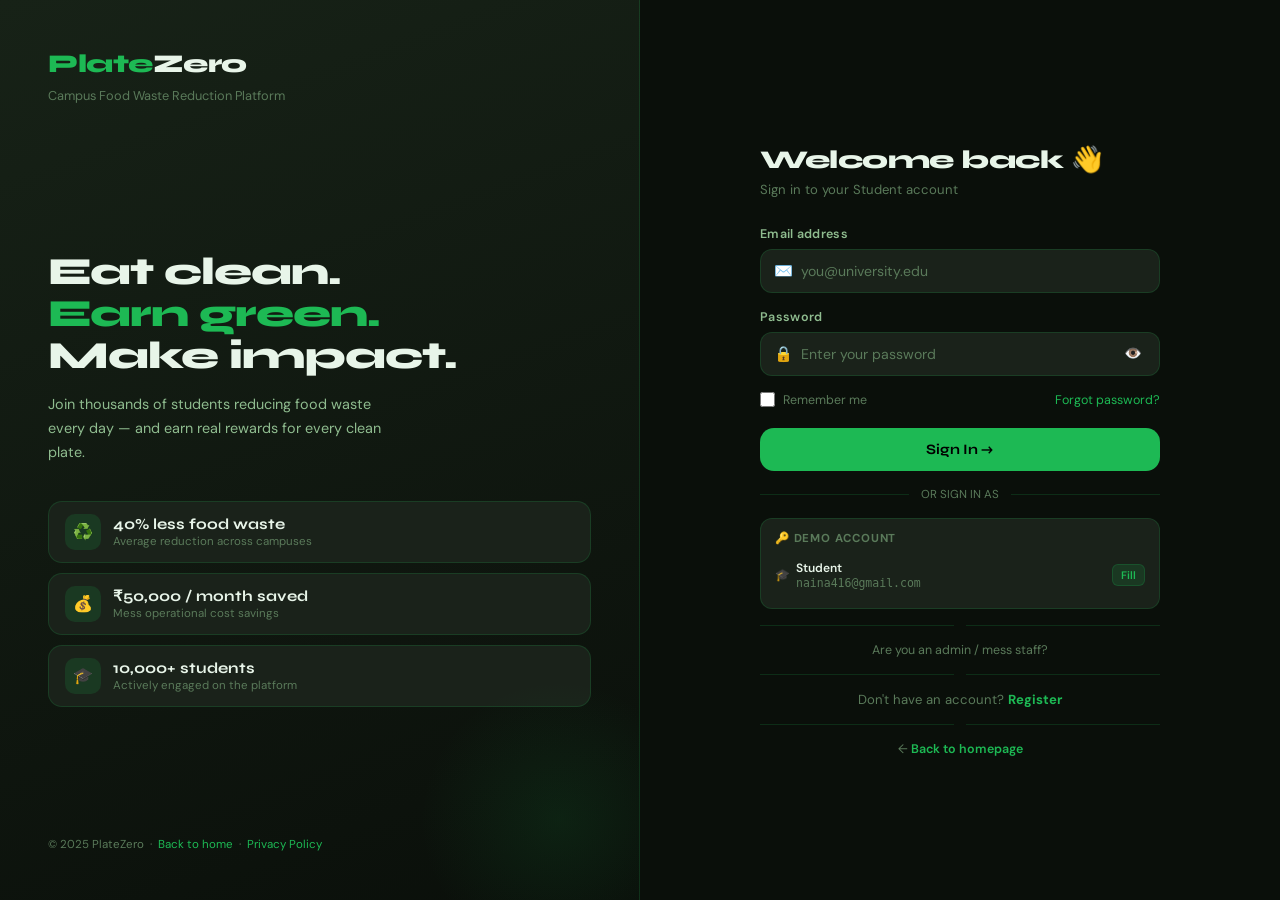
<file: login.html>
<!DOCTYPE html>
<html lang="en">
<head>
  <meta charset="UTF-8">
  <meta name="viewport" content="width=device-width, initial-scale=1.0">
  <title>PlateZero – Login</title>
  <link href="https://fonts.googleapis.com/css2?family=Syne:wght@400;600;700;800&family=DM+Sans:ital,opsz,wght@0,9..40,300;0,9..40,400;0,9..40,500;1,9..40,300&display=swap" rel="stylesheet">
  <style>
    :root {
      --green: #1db954;
      --green-light: #23e066;
      --green-dim: rgba(29,185,84,0.15);
      --bg: #0a0f0a;
      --bg2: #111811;
      --bg3: #172217;
      --surface: #1a221a;
      --surface2: #1f2b1f;
      --border: rgba(29,185,84,0.18);
      --text: #e8f5e9;
      --text2: #8fbc8f;
      --text3: #5a7a5a;
      --amber: #ff9500;
      --red: #ff4d4d;
      --radius: 18px;
    }

    * { box-sizing: border-box; margin: 0; padding: 0; }

    body {
      font-family: 'DM Sans', sans-serif;
      background: var(--bg);
      color: var(--text);
      min-height: 100vh;
      display: flex;
      align-items: center;
      justify-content: center;
      overflow: hidden;
    }

    body::before {
      content: '';
      position: fixed;
      inset: 0;
      background-image: url("data:image/svg+xml,%3Csvg viewBox='0 0 256 256' xmlns='http://www.w3.org/2000/svg'%3E%3Cfilter id='n'%3E%3CfeTurbulence type='fractalNoise' baseFrequency='0.9' numOctaves='4' stitchTiles='stitch'/%3E%3C/filter%3E%3Crect width='100%25' height='100%25' filter='url(%23n)' opacity='0.04'/%3E%3C/svg%3E");
      pointer-events: none;
      z-index: 0;
      opacity: 0.4;
    }

    .blob {
      position: fixed;
      border-radius: 50%;
      filter: blur(100px);
      pointer-events: none;
      z-index: 0;
      animation: blobFloat 9s ease-in-out infinite alternate;
    }
    .blob1 { width: 500px; height: 500px; background: rgba(29,185,84,0.08); top: -180px; right: -120px; }
    .blob2 { width: 350px; height: 350px; background: rgba(29,185,84,0.05); bottom: -80px; left: -80px; animation-delay: -4s; }
    .blob3 { width: 200px; height: 200px; background: rgba(245,197,24,0.04); top: 40%; left: 30%; animation-delay: -7s; }

    @keyframes blobFloat {
      from { transform: translateY(0) scale(1); }
      to   { transform: translateY(30px) scale(1.06); }
    }

    /* ── LAYOUT ── */
    .page {
      position: relative;
      z-index: 1;
      display: grid;
      grid-template-columns: 1fr 1fr;
      min-height: 100vh;
      width: 100%;
    }

    /* ── LEFT PANEL ── */
    .left-panel {
      display: flex;
      flex-direction: column;
      justify-content: space-between;
      padding: 48px;
      background: linear-gradient(160deg, var(--bg3) 0%, var(--bg) 100%);
      border-right: 1px solid var(--border);
      position: relative;
      overflow: hidden;
    }

    .left-panel::after {
      content: '';
      position: absolute;
      bottom: -60px; right: -60px;
      width: 280px; height: 280px;
      border-radius: 50%;
      background: radial-gradient(circle, rgba(29,185,84,0.1) 0%, transparent 70%);
      pointer-events: none;
    }

    .brand { display: flex; flex-direction: column; gap: 8px; }
    .brand-logo {
      font-family: 'Syne', sans-serif;
      font-weight: 800;
      font-size: 1.6rem;
      color: var(--green);
      letter-spacing: -0.5px;
      text-decoration: none;
    }
    .brand-logo span { color: var(--text); }
    .brand-tagline { font-size: 0.8rem; color: var(--text3); }

    .left-content { flex: 1; display: flex; flex-direction: column; justify-content: center; padding: 48px 0 32px; }

    .left-headline {
      font-family: 'Syne', sans-serif;
      font-size: 2.4rem;
      font-weight: 800;
      line-height: 1.1;
      letter-spacing: -1px;
      color: var(--text);
      margin-bottom: 16px;
    }
    .left-headline .accent { color: var(--green); }

    .left-sub {
      font-size: 0.9rem;
      color: var(--text2);
      line-height: 1.65;
      max-width: 340px;
      margin-bottom: 36px;
    }

    .impact-pills { display: flex; flex-direction: column; gap: 10px; }
    .impact-pill {
      display: flex;
      align-items: center;
      gap: 12px;
      background: var(--surface);
      border: 1px solid var(--border);
      border-radius: 14px;
      padding: 12px 16px;
      transition: all 0.25s;
      animation: fadeSlideUp 0.5s ease both;
    }
    .impact-pill:nth-child(2) { animation-delay: 0.08s; }
    .impact-pill:nth-child(3) { animation-delay: 0.16s; }
    .impact-pill:hover { border-color: rgba(29,185,84,0.35); transform: translateX(4px); }
    .pill-icon {
      width: 36px; height: 36px;
      border-radius: 10px;
      background: var(--green-dim);
      display: flex;
      align-items: center;
      justify-content: center;
      font-size: 1rem;
      flex-shrink: 0;
    }
    .pill-val {
      font-family: 'Syne', sans-serif;
      font-size: 0.95rem;
      font-weight: 700;
      color: var(--text);
    }
    .pill-lbl { font-size: 0.72rem; color: var(--text3); margin-top: 1px; }

    .left-footer { font-size: 0.72rem; color: var(--text3); }
    .left-footer a { color: var(--green); text-decoration: none; }

    /* ── RIGHT PANEL ── */
    .right-panel {
      display: flex;
      align-items: center;
      justify-content: center;
      padding: 48px 40px;
      background: var(--bg);
    }

    .login-box {
      width: 100%;
      max-width: 400px;
      animation: fadeSlideUp 0.5s ease both;
    }

    .login-header { margin-bottom: 28px; }
    .login-header h1 {
      font-family: 'Syne', sans-serif;
      font-size: 1.6rem;
      font-weight: 800;
      letter-spacing: -0.5px;
      margin-bottom: 6px;
    }
    .login-header p { font-size: 0.82rem; color: var(--text3); }
    /* Form */
    .form-group { margin-bottom: 16px; }
    .form-label {
      display: block;
      font-size: 0.78rem;
      font-weight: 600;
      color: var(--text2);
      margin-bottom: 7px;
      letter-spacing: 0.3px;
    }

    .input-wrap {
      position: relative;
      display: flex;
      align-items: center;
    }
    .input-icon {
      position: absolute;
      left: 14px;
      font-size: 0.95rem;
      pointer-events: none;
      z-index: 1;
    }
    .form-input {
      width: 100%;
      background: var(--surface);
      border: 1px solid var(--border);
      border-radius: 12px;
      padding: 12px 14px 12px 40px;
      color: var(--text);
      font-family: 'DM Sans', sans-serif;
      font-size: 0.88rem;
      outline: none;
      transition: border-color 0.2s, box-shadow 0.2s;
    }
    .form-input::placeholder { color: var(--text3); }
    .form-input:focus {
      border-color: rgba(29,185,84,0.5);
      box-shadow: 0 0 0 3px rgba(29,185,84,0.08);
    }

    .pwd-toggle {
      position: absolute;
      right: 14px;
      background: none;
      border: none;
      cursor: pointer;
      font-size: 0.9rem;
      color: var(--text3);
      transition: color 0.2s;
      padding: 4px;
    }
    .pwd-toggle:hover { color: var(--text2); }

    .form-row {
      display: flex;
      align-items: center;
      justify-content: space-between;
      margin-bottom: 20px;
    }
    .checkbox-wrap {
      display: flex;
      align-items: center;
      gap: 8px;
      cursor: pointer;
      font-size: 0.78rem;
      color: var(--text3);
    }
    .checkbox-wrap input[type="checkbox"] {
      width: 15px; height: 15px;
      accent-color: var(--green);
      cursor: pointer;
    }
    .forgot-link {
      font-size: 0.78rem;
      color: var(--green);
      text-decoration: none;
      transition: opacity 0.2s;
    }
    .forgot-link:hover { opacity: 0.7; }

    .submit-btn {
      width: 100%;
      background: var(--green);
      color: #000;
      border: none;
      border-radius: 14px;
      padding: 13px;
      font-family: 'Syne', sans-serif;
      font-weight: 700;
      font-size: 0.9rem;
      cursor: pointer;
      transition: all 0.2s;
      display: flex;
      align-items: center;
      justify-content: center;
      gap: 8px;
      margin-bottom: 16px;
    }
    .submit-btn:hover { background: var(--green-light); transform: translateY(-1px); box-shadow: 0 8px 24px rgba(29,185,84,0.25); }
    .submit-btn:active { transform: translateY(0); }
    .submit-btn.loading { opacity: 0.7; cursor: not-allowed; }
    .submit-btn .spinner {
      width: 16px; height: 16px;
      border: 2px solid rgba(0,0,0,0.3);
      border-top-color: #000;
      border-radius: 50%;
      animation: spin 0.7s linear infinite;
      display: none;
    }
    .submit-btn.loading .spinner { display: block; }
    .submit-btn.loading .btn-text { display: none; }

    @keyframes spin { to { transform: rotate(360deg); } }

    .alert {
      padding: 11px 14px;
      border-radius: 12px;
      font-size: 0.8rem;
      margin-bottom: 16px;
      display: none;
      align-items: center;
      gap: 8px;
      animation: fadeSlideUp 0.3s ease both;
    }
    .alert.show { display: flex; }
    .alert.error { background: rgba(255,77,77,0.1); border: 1px solid rgba(255,77,77,0.3); color: #ff7f7f; }
    .alert.success { background: var(--green-dim); border: 1px solid rgba(29,185,84,0.3); color: var(--green); }

    .demo-hint {
      background: var(--surface);
      border: 1px solid var(--border);
      border-radius: 12px;
      padding: 12px 14px;
      margin-top: 4px;
    }
    .demo-hint-title {
      font-size: 0.72rem;
      font-weight: 700;
      color: var(--text3);
      text-transform: uppercase;
      letter-spacing: 0.8px;
      margin-bottom: 8px;
    }
    .demo-row {
      display: flex;
      align-items: center;
      justify-content: space-between;
      padding: 6px 0;
      border-bottom: 1px solid rgba(255,255,255,0.04);
    }
    .demo-row:last-child { border-bottom: none; }
    .demo-role { font-size: 0.75rem; color: var(--text2); display: flex; align-items: center; gap: 6px; }
    .demo-creds { font-size: 0.72rem; color: var(--text3); font-family: monospace; }
    .fill-btn {
      font-size: 0.68rem;
      background: var(--green-dim);
      color: var(--green);
      border: 1px solid rgba(29,185,84,0.2);
      border-radius: 6px;
      padding: 3px 8px;
      cursor: pointer;
      font-family: 'DM Sans', sans-serif;
      font-weight: 600;
      transition: all 0.2s;
    }
    .fill-btn:hover { background: var(--green); color: #000; }

    .divider {
      display: flex;
      align-items: center;
      gap: 12px;
      margin: 16px 0;
    }
    .divider::before, .divider::after {
      content: '';
      flex: 1;
      height: 1px;
      background: var(--border);
    }
    .divider span { font-size: 0.72rem; color: var(--text3); }

    .back-link {
      text-align: center;
      font-size: 0.78rem;
      color: var(--text3);
    }
    .back-link a { color: var(--green); text-decoration: none; font-weight: 600; }
    .back-link a:hover { text-decoration: underline; }

    /* Register prompt */
    .register-prompt {
      text-align: center;
      font-size: 0.82rem;
      color: var(--text3);
      margin-bottom: 4px;
    }
    .register-prompt a {
      color: var(--green);
      text-decoration: none;
      font-weight: 700;
      cursor: pointer;
    }
    .register-prompt a:hover { text-decoration: underline; }

    /* Role picker modal */
    .modal-overlay {
      position: fixed;
      inset: 0;
      background: rgba(0,0,0,0.65);
      backdrop-filter: blur(4px);
      z-index: 100;
      display: flex;
      align-items: center;
      justify-content: center;
      opacity: 0;
      pointer-events: none;
      transition: opacity 0.25s;
    }
    .modal-overlay.show {
      opacity: 1;
      pointer-events: all;
    }
    .modal-box {
      background: var(--surface);
      border: 1px solid var(--border);
      border-radius: 20px;
      padding: 32px 28px;
      width: 100%;
      max-width: 360px;
      transform: translateY(20px);
      transition: transform 0.25s;
      position: relative;
    }
    .modal-overlay.show .modal-box { transform: translateY(0); }
    .modal-title {
      font-family: 'Syne', sans-serif;
      font-size: 1.25rem;
      font-weight: 800;
      margin-bottom: 6px;
      text-align: center;
    }
    .modal-sub {
      font-size: 0.78rem;
      color: var(--text3);
      text-align: center;
      margin-bottom: 24px;
    }
    .role-cards {
      display: flex;
      flex-direction: column;
      gap: 12px;
    }
    .role-card {
      display: flex;
      align-items: center;
      gap: 14px;
      background: var(--bg2);
      border: 1px solid var(--border);
      border-radius: 14px;
      padding: 14px 16px;
      cursor: pointer;
      text-decoration: none;
      color: var(--text);
      transition: all 0.2s;
    }
    .role-card:hover {
      border-color: rgba(29,185,84,0.45);
      background: var(--bg3);
      transform: translateX(4px);
    }
    .role-card-icon {
      width: 42px; height: 42px;
      border-radius: 12px;
      background: var(--green-dim);
      display: flex;
      align-items: center;
      justify-content: center;
      font-size: 1.3rem;
      flex-shrink: 0;
    }
    .role-card-title {
      font-family: 'Syne', sans-serif;
      font-weight: 700;
      font-size: 0.92rem;
      margin-bottom: 2px;
    }
    .role-card-desc { font-size: 0.72rem; color: var(--text3); }
    .modal-close {
      position: absolute;
      top: 14px; right: 16px;
      background: none;
      border: none;
      color: var(--text3);
      font-size: 1.1rem;
      cursor: pointer;
      line-height: 1;
    }
    .modal-close:hover { color: var(--text); }

    @keyframes fadeSlideUp {
      from { opacity: 0; transform: translateY(16px); }
      to   { opacity: 1; transform: translateY(0); }
    }

    @media (max-width: 768px) {
      .page { grid-template-columns: 1fr; }
      .left-panel { display: none; }
      .right-panel { padding: 32px 20px; align-items: flex-start; padding-top: 80px; }
      .mobile-logo {
        display: block !important;
        font-family: 'Syne', sans-serif;
        font-weight: 800;
        font-size: 1.4rem;
        color: var(--green);
        margin-bottom: 24px;
      }
      .mobile-logo span { color: var(--text); }
    }
    .mobile-logo { display: none; }
  </style>
</head>
<body>

<div class="blob blob1"></div>
<div class="blob blob2"></div>
<div class="blob blob3"></div>

<div class="page">

  <!-- ── LEFT PANEL ── -->
  <div class="left-panel">
    <div class="brand">
      <a href="pl.html" class="brand-logo">Plate<span>Zero</span></a>
      <div class="brand-tagline">Campus Food Waste Reduction Platform</div>
    </div>

    <div class="left-content">
      <h2 class="left-headline">Eat clean.<br><span class="accent">Earn green.</span><br>Make impact.</h2>
      <p class="left-sub">Join thousands of students reducing food waste every day — and earn real rewards for every clean plate.</p>

      <div class="impact-pills">
        <div class="impact-pill">
          <div class="pill-icon">♻️</div>
          <div>
            <div class="pill-val">40% less food waste</div>
            <div class="pill-lbl">Average reduction across campuses</div>
          </div>
        </div>
        <div class="impact-pill">
          <div class="pill-icon">💰</div>
          <div>
            <div class="pill-val">₹50,000 / month saved</div>
            <div class="pill-lbl">Mess operational cost savings</div>
          </div>
        </div>
        <div class="impact-pill">
          <div class="pill-icon">🎓</div>
          <div>
            <div class="pill-val">10,000+ students</div>
            <div class="pill-lbl">Actively engaged on the platform</div>
          </div>
        </div>
      </div>
    </div>

    <div class="left-footer">
      © 2025 PlateZero &nbsp;·&nbsp; <a href="pl.html">Back to home</a> &nbsp;·&nbsp; <a href="#">Privacy Policy</a>
    </div>
  </div>

  <!-- ── RIGHT PANEL ── -->
  <div class="right-panel">
    <div class="login-box">

      <div class="mobile-logo">Plate<span>Zero</span></div>

      <div class="login-header">
        <h1>Welcome back 👋</h1>
        <p>Sign in to your Student account</p>
      </div>

      <!-- Alert -->
      <div class="alert error" id="alertBox">
        <span>⚠️</span>
        <span id="alertMsg">Invalid email or password.</span>
      </div>

      <!-- Form -->
      <div class="form-group">
        <label class="form-label" for="emailInput">Email address</label>
        <div class="input-wrap">
          <span class="input-icon">✉️</span>
          <input class="form-input" type="email" id="emailInput" placeholder="you@university.edu" autocomplete="email" />
        </div>
      </div>

      <div class="form-group">
        <label class="form-label" for="passwordInput">Password</label>
        <div class="input-wrap">
          <span class="input-icon">🔒</span>
          <input class="form-input" type="password" id="passwordInput" placeholder="Enter your password" autocomplete="current-password" />
          <button class="pwd-toggle" onclick="togglePassword()" id="pwdToggle" title="Show password">👁️</button>
        </div>
      </div>

      <div class="form-row">
        <label class="checkbox-wrap">
          <input type="checkbox" id="rememberMe"> Remember me
        </label>
        <a href="#" class="forgot-link" onclick="showForgot()">Forgot password?</a>
      </div>

      <button class="submit-btn" id="loginBtn" onclick="handleLogin()">
        <div class="spinner"></div>
        <span class="btn-text">Sign In →</span>
      </button>

      <div class="divider"><span>OR SIGN IN AS</span></div>

      <!-- Demo accounts -->
      <div class="demo-hint">
        <div class="demo-hint-title">🔑 Demo Account</div>
        <div class="demo-row">
          <div class="demo-role">
            <span>🎓</span>
            <div>
              <div style="font-size:0.75rem;font-weight:600;color:var(--text)">Student</div>
              <div class="demo-creds">naina416@gmail.com</div>
            </div>
          </div>
          <button class="fill-btn" onclick="fillDemo('student')">Fill</button>
        </div>
      </div>

      <div class="divider"></div>

      <div class="back-link" style="margin-bottom: 8px;">
        <a href="admin_login.html" style="color:var(--text3); font-weight:normal;">Are you an admin / mess staff?</a>
      </div>

      <div class="divider"></div>

      <div class="register-prompt">
        Don't have an account? <a onclick="openRegisterModal()">Register</a>
      </div>

      <div class="divider"></div>

      <div class="back-link">
        ← <a href="pl.html">Back to homepage</a>
      </div>

    </div>
  </div>
</div>

<!-- ── REGISTER ROLE PICKER MODAL ── -->
<div class="modal-overlay" id="registerModal">
  <div class="modal-box">
    <button class="modal-close" onclick="closeRegisterModal()">✕</button>
    <div class="modal-title">Create an Account</div>
    <div class="modal-sub">Who are you registering as?</div>
    <div class="role-cards">
      <a href="register.html" class="role-card">
        <div class="role-card-icon">🎓</div>
        <div>
          <div class="role-card-title">Student</div>
          <div class="role-card-desc">Track clean plates, earn EcoPoints & rewards</div>
        </div>
      </a>
      <a href="admin_register.html" class="role-card">
        <div class="role-card-icon">🛡️</div>
        <div>
          <div class="role-card-title">Admin / Mess Staff</div>
          <div class="role-card-desc">Manage the mess, monitor students & analytics</div>
        </div>
      </a>
    </div>
  </div>
</div>

<script>
  let currentRole = 'student';

  // Redirect if already logged in as student
  if (localStorage.getItem('student_id') && localStorage.getItem('student_role') === 'student') {
    window.location.href = 'student.html';
  }

  function setRole(role) {
    currentRole = 'student'; // Always student in this file
    hideAlert();
  }

  function fillDemo(role) {
    document.getElementById('emailInput').value = 'naina416@gmail.com';
    document.getElementById('passwordInput').value = 'demo1234';
    hideAlert();
  }

  function togglePassword() {
    const input = document.getElementById('passwordInput');
    const btn = document.getElementById('pwdToggle');
    if (input.type === 'password') {
      input.type = 'text';
      btn.textContent = '🙈';
    } else {
      input.type = 'password';
      btn.textContent = '👁️';
    }
  }

  function showAlert(msg, type) {
    type = type || 'error';
    const box = document.getElementById('alertBox');
    document.getElementById('alertMsg').textContent = msg;
    box.className = 'alert ' + type + ' show';
  }

  function hideAlert() {
    document.getElementById('alertBox').classList.remove('show');
  }

  function setLoading(on) {
    const btn = document.getElementById('loginBtn');
    btn.classList.toggle('loading', on);
    btn.disabled = on;
  }

  async function handleLogin() {
    const email = document.getElementById('emailInput').value.trim();
    const password = document.getElementById('passwordInput').value;
    hideAlert();

    if (!email) { showAlert('Please enter your email address.'); return; }
    if (!password) { showAlert('Please enter your password.'); return; }
    if (!/\S+@\S+\.\S+/.test(email)) { showAlert('Please enter a valid email address.'); return; }

    setLoading(true);

    try {
      const res = await fetch('http://127.0.0.1:8000/login', {
        method: 'POST',
        headers: { 'Content-Type': 'application/json' },
        body: JSON.stringify({ email, password })
      });

      if (!res.ok) throw new Error('auth_failed');
      const data = await res.json();

      if (data.status === 'success') {
        const u = data.user;
        if (u.role === 'admin') {
          showAlert('Error: This is a student login portal. Please use admin login.');
        } else {
          localStorage.setItem('student_id', u.id);
          localStorage.setItem('student_name', u.name);
          localStorage.setItem('student_role', u.role);
          showAlert('✅ Welcome back, ' + u.name + '!', 'success');
          setTimeout(() => {
            window.location.href = 'student.html';
          }, 800);
        }
      } else {
        showAlert(data.message || 'Invalid email or password.');
      }
    } catch (e) {
      simulateLogin(email, password);
    } finally {
      setLoading(false);
    }
  }

  function simulateLogin(email, password) {
    const accounts = {
      'naina416@gmail.com':  { id: '2', name: 'Naina Jain', role: 'student' },
    };

    const account = accounts[email.toLowerCase()];
    if (!account) { showAlert('No account found with this email address.'); return; }
    if (account.role !== 'student') {
      showAlert('This account is registered as ' + account.role + '. Please use admin login.');
      return;
    }
    if (!password || password.length < 4) { showAlert('Incorrect password. Try any password in demo mode.'); return; }

    localStorage.setItem('student_id', account.id);
    localStorage.setItem('student_name', account.name);
    localStorage.setItem('student_role', account.role);

    showAlert('✅ Welcome back, ' + account.name + '!', 'success');
    setTimeout(() => {
      window.location.href = 'student.html';
    }, 900);
  }

  function showForgot() {
    showAlert('📧 Password reset link sent to your email! (Demo mode)', 'success');
  }

  function openRegisterModal() {
    document.getElementById('registerModal').classList.add('show');
  }

  function closeRegisterModal() {
    document.getElementById('registerModal').classList.remove('show');
  }

  // Close modal when clicking outside
  document.getElementById('registerModal').addEventListener('click', function(e) {
    if (e.target === this) closeRegisterModal();
  });

  document.addEventListener('keydown', function(e) {
    if (e.key === 'Escape') closeRegisterModal();
    if (e.key === 'Enter') handleLogin();
  });
</script>
</body>
</html>
</file>
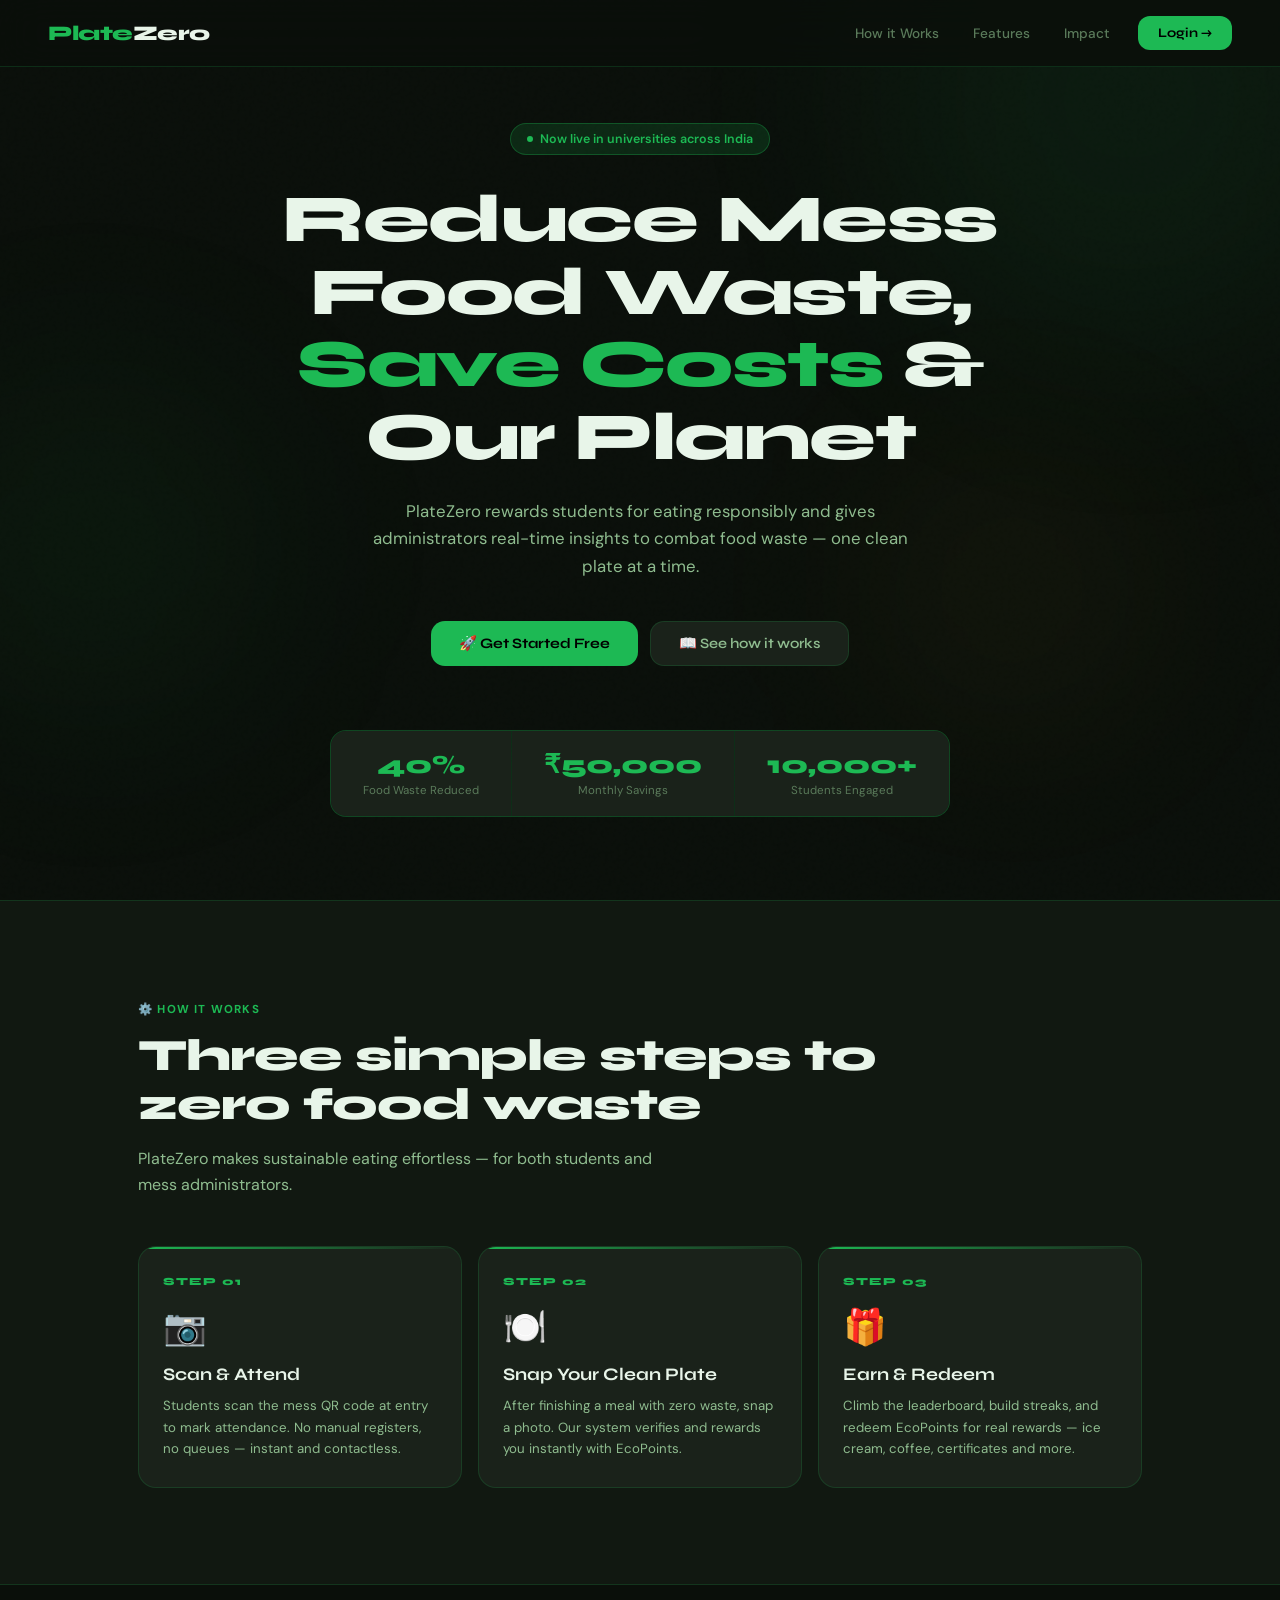
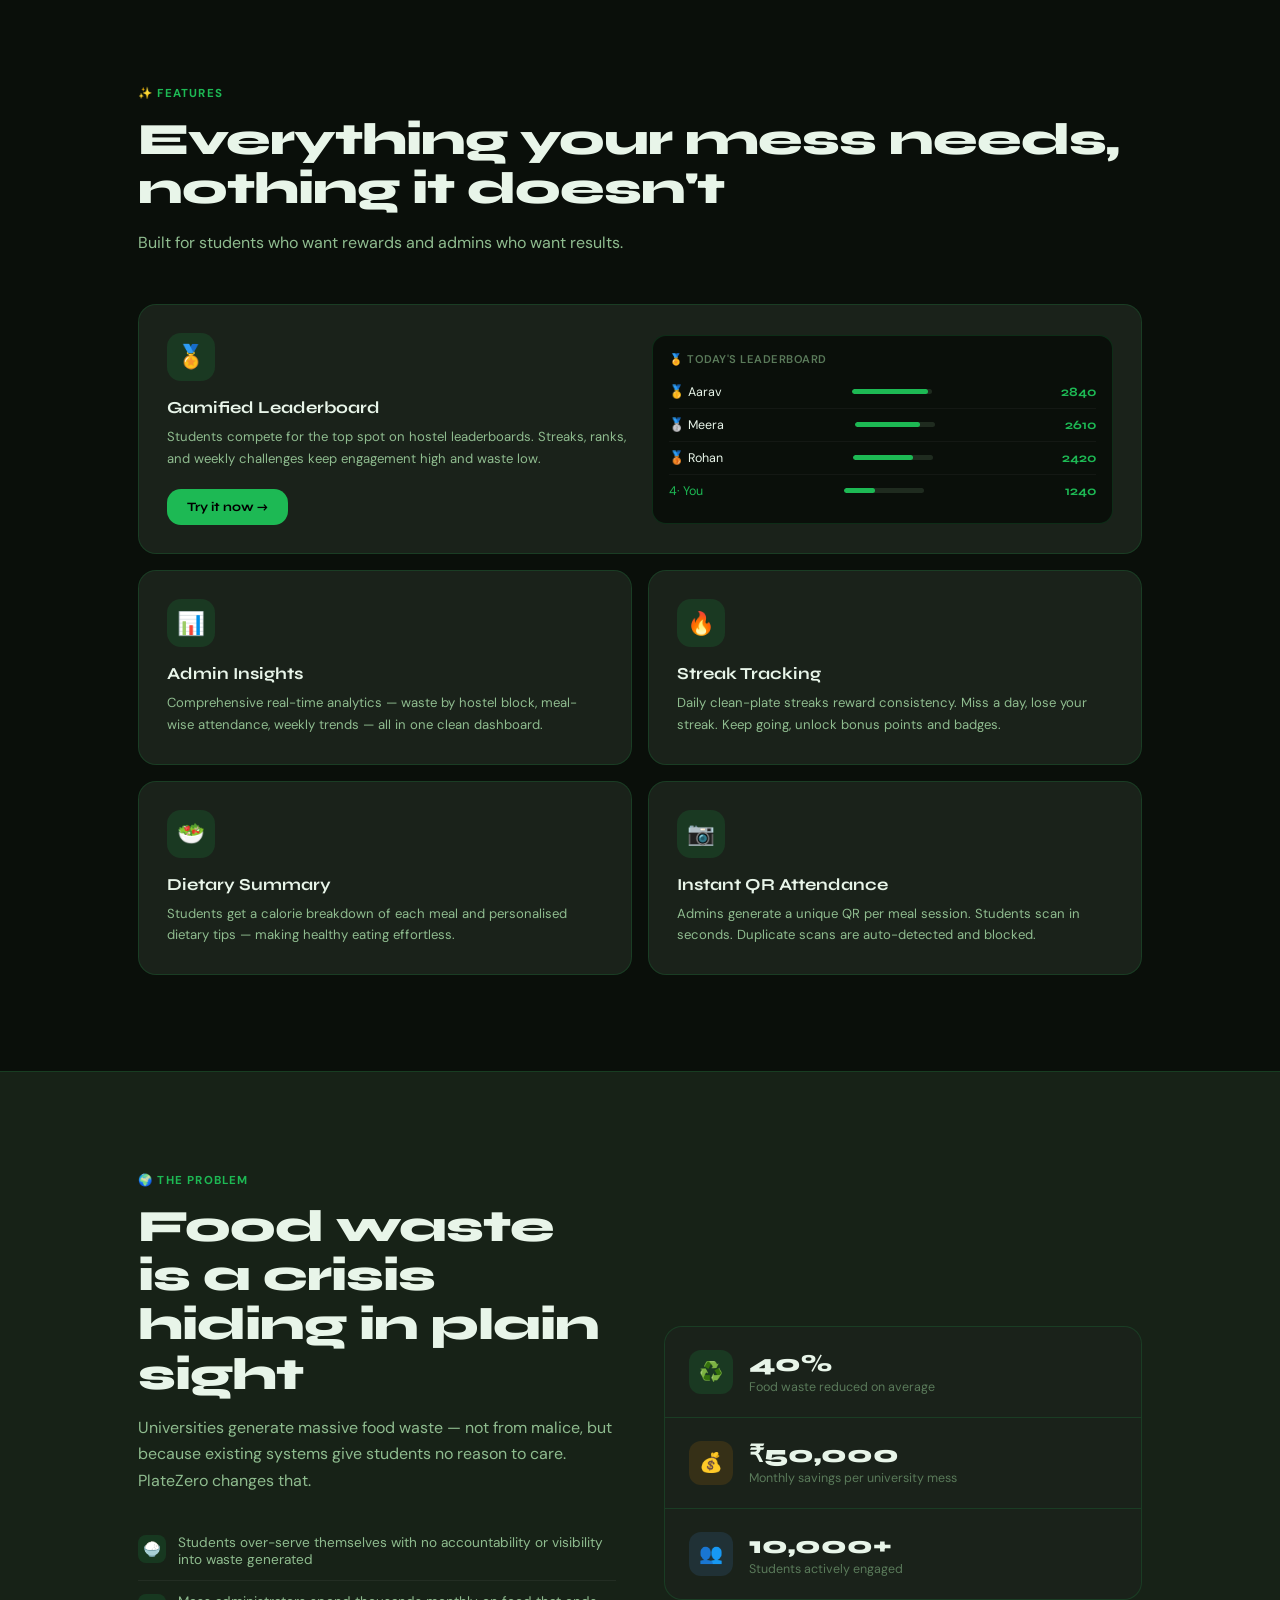
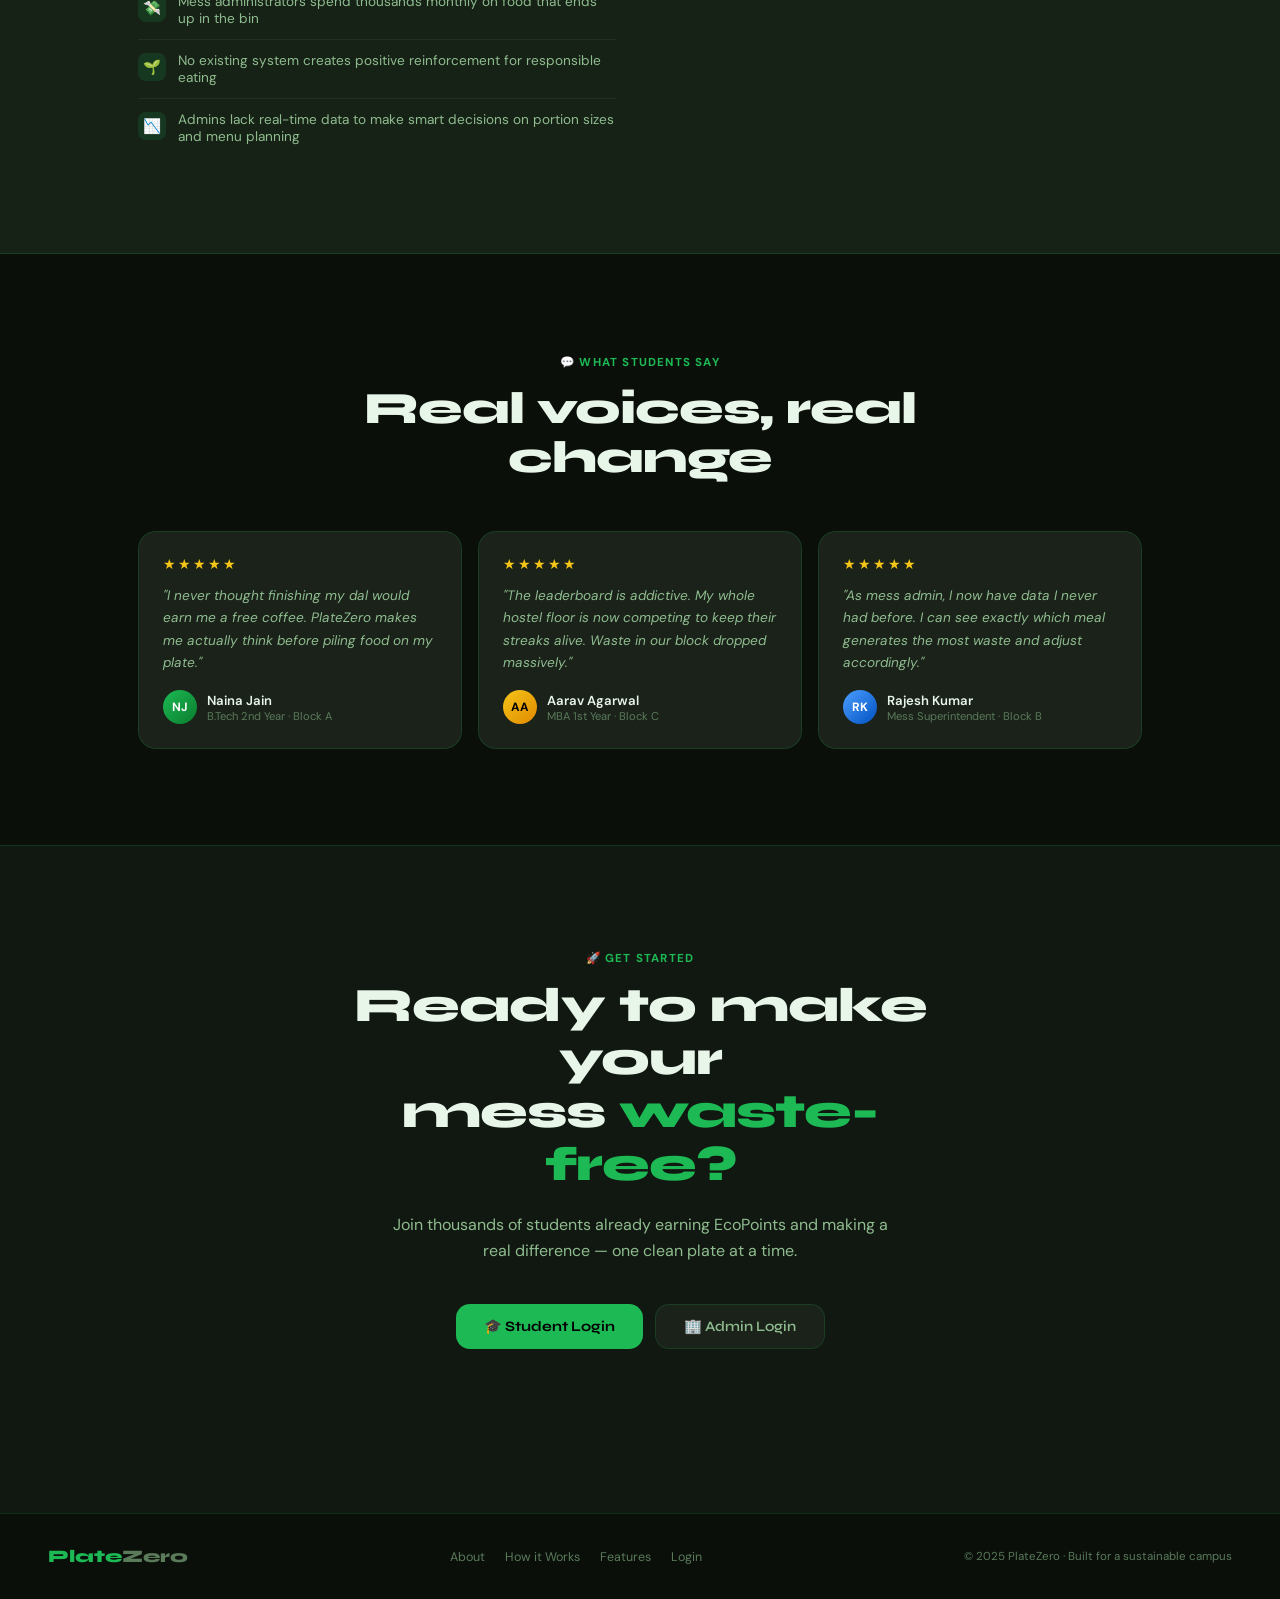
<file: pl.html>
<!DOCTYPE html>
<html lang="en">
<head>
  <meta charset="UTF-8">
  <meta name="viewport" content="width=device-width, initial-scale=1.0">
  <title>PlateZero – Eat Clean, Earn Green</title>
  <link href="https://fonts.googleapis.com/css2?family=Syne:wght@400;600;700;800&family=DM+Sans:ital,opsz,wght@0,9..40,300;0,9..40,400;0,9..40,500;1,9..40,300&display=swap" rel="stylesheet">
  <style>
    :root {
      --green: #1db954;
      --green-light: #23e066;
      --green-dim: rgba(29,185,84,0.15);
      --bg: #0a0f0a;
      --bg2: #111811;
      --bg3: #172217;
      --surface: #1a221a;
      --surface2: #1f2b1f;
      --border: rgba(29,185,84,0.18);
      --text: #e8f5e9;
      --text2: #8fbc8f;
      --text3: #5a7a5a;
      --gold: #f5c518;
      --amber: #ff9500;
      --red: #ff4d4d;
      --radius: 18px;
    }

    * { box-sizing: border-box; margin: 0; padding: 0; }

    html { scroll-behavior: smooth; }

    body {
      font-family: 'DM Sans', sans-serif;
      background: var(--bg);
      color: var(--text);
      overflow-x: hidden;
    }

    /* Noise */
    body::before {
      content: '';
      position: fixed;
      inset: 0;
      background-image: url("data:image/svg+xml,%3Csvg viewBox='0 0 256 256' xmlns='http://www.w3.org/2000/svg'%3E%3Cfilter id='n'%3E%3CfeTurbulence type='fractalNoise' baseFrequency='0.9' numOctaves='4' stitchTiles='stitch'/%3E%3C/filter%3E%3Crect width='100%25' height='100%25' filter='url(%23n)' opacity='0.04'/%3E%3C/svg%3E");
      pointer-events: none;
      z-index: 0;
      opacity: 0.4;
    }

    /* Blobs */
    .blob {
      position: fixed;
      border-radius: 50%;
      filter: blur(100px);
      pointer-events: none;
      z-index: 0;
      animation: blobFloat 10s ease-in-out infinite alternate;
    }
    .blob1 { width: 500px; height: 500px; background: rgba(29,185,84,0.07); top: -150px; right: -100px; }
    .blob2 { width: 350px; height: 350px; background: rgba(29,185,84,0.05); bottom: 20vh; left: -80px; animation-delay: -5s; }
    .blob3 { width: 280px; height: 280px; background: rgba(245,197,24,0.04); top: 50vh; right: 10%; animation-delay: -2s; }

    @keyframes blobFloat {
      from { transform: translateY(0) scale(1); }
      to   { transform: translateY(40px) scale(1.06); }
    }

    /* ── NAV ── */
    nav {
      position: fixed;
      top: 0; left: 0; right: 0;
      z-index: 100;
      display: flex;
      align-items: center;
      justify-content: space-between;
      padding: 16px 48px;
      background: rgba(10,15,10,0.82);
      backdrop-filter: blur(20px);
      border-bottom: 1px solid var(--border);
    }

    .nav-logo {
      font-family: 'Syne', sans-serif;
      font-weight: 800;
      font-size: 1.3rem;
      color: var(--green);
      letter-spacing: -0.5px;
      text-decoration: none;
    }
    .nav-logo span { color: var(--text); }

    .nav-links {
      display: flex;
      align-items: center;
      gap: 6px;
    }

    .nav-link {
      color: var(--text3);
      text-decoration: none;
      font-size: 0.85rem;
      font-weight: 500;
      padding: 8px 14px;
      border-radius: 10px;
      transition: all 0.2s;
    }
    .nav-link:hover { color: var(--text2); background: var(--surface); }

    .nav-cta {
      background: var(--green);
      color: #000;
      font-family: 'Syne', sans-serif;
      font-weight: 700;
      font-size: 0.82rem;
      padding: 9px 20px;
      border-radius: 12px;
      text-decoration: none;
      margin-left: 8px;
      transition: all 0.2s;
    }
    .nav-cta:hover { background: var(--green-light); transform: scale(1.02); }

    /* ── HERO ── */
    .hero {
      position: relative;
      z-index: 1;
      min-height: 100vh;
      display: flex;
      flex-direction: column;
      align-items: center;
      justify-content: center;
      text-align: center;
      padding: 120px 24px 80px;
    }

    .hero-badge {
      display: inline-flex;
      align-items: center;
      gap: 7px;
      background: var(--green-dim);
      border: 1px solid rgba(29,185,84,0.3);
      color: var(--green);
      padding: 7px 16px;
      border-radius: 999px;
      font-size: 0.78rem;
      font-weight: 600;
      margin-bottom: 28px;
      animation: fadeSlideUp 0.6s ease both;
    }
    .hero-badge .dot {
      width: 6px; height: 6px;
      border-radius: 50%;
      background: var(--green);
      animation: pulse 1.5s infinite;
    }

    .hero-title {
      font-family: 'Syne', sans-serif;
      font-weight: 800;
      font-size: clamp(2.4rem, 6vw, 4.2rem);
      line-height: 1.08;
      letter-spacing: -1.5px;
      color: var(--text);
      max-width: 820px;
      margin-bottom: 24px;
      animation: fadeSlideUp 0.6s 0.1s ease both;
    }
    .hero-title .accent { color: var(--green); }

    .hero-sub {
      font-size: 1.05rem;
      color: var(--text2);
      max-width: 560px;
      line-height: 1.65;
      margin-bottom: 40px;
      animation: fadeSlideUp 0.6s 0.2s ease both;
    }

    .hero-btns {
      display: flex;
      gap: 12px;
      justify-content: center;
      flex-wrap: wrap;
      margin-bottom: 64px;
      animation: fadeSlideUp 0.6s 0.3s ease both;
    }

    .btn-primary {
      display: inline-flex;
      align-items: center;
      gap: 8px;
      background: var(--green);
      color: #000;
      font-family: 'Syne', sans-serif;
      font-weight: 700;
      font-size: 0.9rem;
      padding: 13px 28px;
      border-radius: 14px;
      text-decoration: none;
      transition: all 0.2s;
      border: none;
      cursor: pointer;
    }
    .btn-primary:hover { background: var(--green-light); transform: translateY(-2px); box-shadow: 0 12px 30px rgba(29,185,84,0.25); }

    .btn-secondary {
      display: inline-flex;
      align-items: center;
      gap: 8px;
      background: var(--surface);
      color: var(--text2);
      font-family: 'Syne', sans-serif;
      font-weight: 600;
      font-size: 0.9rem;
      padding: 13px 28px;
      border-radius: 14px;
      text-decoration: none;
      border: 1px solid var(--border);
      transition: all 0.2s;
      cursor: pointer;
    }
    .btn-secondary:hover { background: var(--surface2); color: var(--text); transform: translateY(-2px); }

    /* Hero stats strip */
    .hero-stats {
      display: flex;
      gap: 1px;
      background: var(--border);
      border: 1px solid var(--border);
      border-radius: 16px;
      overflow: hidden;
      animation: fadeSlideUp 0.6s 0.4s ease both;
    }
    .hero-stat {
      background: var(--surface);
      padding: 18px 32px;
      text-align: center;
      flex: 1;
      transition: background 0.2s;
    }
    .hero-stat:hover { background: var(--surface2); }
    .hero-stat .h-val {
      font-family: 'Syne', sans-serif;
      font-weight: 800;
      font-size: 1.6rem;
      color: var(--green);
    }
    .hero-stat .h-lbl {
      font-size: 0.72rem;
      color: var(--text3);
      margin-top: 3px;
    }

    /* ── SECTION BASE ── */
    section {
      position: relative;
      z-index: 1;
    }

    .section-inner {
      max-width: 1100px;
      margin: 0 auto;
      padding: 96px 48px;
    }

    .section-tag {
      display: inline-flex;
      align-items: center;
      gap: 6px;
      font-size: 0.72rem;
      font-weight: 700;
      letter-spacing: 1.2px;
      text-transform: uppercase;
      color: var(--green);
      margin-bottom: 14px;
    }

    .section-title {
      font-family: 'Syne', sans-serif;
      font-size: clamp(1.8rem, 4vw, 2.8rem);
      font-weight: 800;
      letter-spacing: -1px;
      line-height: 1.1;
      margin-bottom: 16px;
    }

    .section-sub {
      font-size: 1rem;
      color: var(--text2);
      max-width: 520px;
      line-height: 1.65;
      margin-bottom: 48px;
    }

    /* ── HOW IT WORKS ── */
    .how-section { background: var(--bg2); border-top: 1px solid var(--border); border-bottom: 1px solid var(--border); }

    .steps-grid {
      display: grid;
      grid-template-columns: repeat(3, 1fr);
      gap: 16px;
    }

    .step-card {
      background: var(--surface);
      border: 1px solid var(--border);
      border-radius: var(--radius);
      padding: 28px 24px;
      position: relative;
      overflow: hidden;
      transition: all 0.3s;
    }
    .step-card:hover { transform: translateY(-4px); border-color: rgba(29,185,84,0.4); box-shadow: 0 20px 40px rgba(0,0,0,0.3); }
    .step-card::before {
      content: '';
      position: absolute;
      top: 0; left: 0; right: 0;
      height: 2px;
      background: linear-gradient(90deg, var(--green), transparent);
    }

    .step-num {
      font-family: 'Syne', sans-serif;
      font-weight: 800;
      font-size: 0.68rem;
      letter-spacing: 1.5px;
      color: var(--green);
      text-transform: uppercase;
      margin-bottom: 16px;
    }

    .step-icon {
      font-size: 2.2rem;
      margin-bottom: 14px;
      display: block;
    }

    .step-title {
      font-family: 'Syne', sans-serif;
      font-size: 1.1rem;
      font-weight: 700;
      margin-bottom: 10px;
      color: var(--text);
    }

    .step-desc {
      font-size: 0.83rem;
      color: var(--text2);
      line-height: 1.6;
    }

    /* ── FEATURES ── */
    .features-grid {
      display: grid;
      grid-template-columns: 1fr 1fr;
      gap: 16px;
    }

    .feature-card {
      background: var(--surface);
      border: 1px solid var(--border);
      border-radius: var(--radius);
      padding: 28px;
      transition: all 0.3s;
    }
    .feature-card:hover { transform: translateY(-3px); border-color: rgba(29,185,84,0.35); }
    .feature-card.large { grid-column: span 2; display: grid; grid-template-columns: 1fr 1fr; gap: 24px; align-items: center; }

    .feature-icon-wrap {
      width: 48px; height: 48px;
      border-radius: 14px;
      background: var(--green-dim);
      display: flex;
      align-items: center;
      justify-content: center;
      font-size: 1.4rem;
      margin-bottom: 16px;
    }

    .feature-title {
      font-family: 'Syne', sans-serif;
      font-size: 1.05rem;
      font-weight: 700;
      margin-bottom: 8px;
    }

    .feature-desc {
      font-size: 0.82rem;
      color: var(--text2);
      line-height: 1.65;
    }

    /* Mini dashboard preview inside feature card */
    .mini-dash {
      background: var(--bg);
      border: 1px solid var(--border);
      border-radius: 14px;
      padding: 16px;
    }
    .mini-row {
      display: flex;
      justify-content: space-between;
      align-items: center;
      padding: 8px 0;
      border-bottom: 1px solid rgba(255,255,255,0.04);
      font-size: 0.78rem;
    }
    .mini-row:last-child { border-bottom: none; }
    .mini-pts {
      font-family: 'Syne', sans-serif;
      font-weight: 700;
      color: var(--green);
      font-size: 0.8rem;
    }
    .mini-bar-wrap { width: 80px; height: 5px; background: var(--surface2); border-radius: 999px; overflow: hidden; }
    .mini-bar-fill { height: 100%; background: var(--green); border-radius: 999px; }

    /* ── PROBLEM SECTION ── */
    .problem-section { background: var(--bg3); border-top: 1px solid var(--border); border-bottom: 1px solid var(--border); }

    .problem-grid {
      display: grid;
      grid-template-columns: 1fr 1fr;
      gap: 48px;
      align-items: center;
    }

    .problem-text .section-sub { margin-bottom: 28px; }

    .problem-list { list-style: none; }
    .problem-list li {
      display: flex;
      align-items: flex-start;
      gap: 12px;
      padding: 12px 0;
      border-bottom: 1px solid rgba(255,255,255,0.05);
      font-size: 0.85rem;
      color: var(--text2);
    }
    .problem-list li:last-child { border-bottom: none; }
    .problem-list li .p-icon {
      width: 28px; height: 28px;
      border-radius: 8px;
      background: var(--green-dim);
      display: flex;
      align-items: center;
      justify-content: center;
      font-size: 0.9rem;
      flex-shrink: 0;
      margin-top: 1px;
    }

    .stats-card {
      background: var(--surface);
      border: 1px solid var(--border);
      border-radius: var(--radius);
      overflow: hidden;
    }
    .stat-row {
      padding: 22px 24px;
      border-bottom: 1px solid var(--border);
      display: flex;
      align-items: center;
      gap: 16px;
      transition: background 0.2s;
    }
    .stat-row:last-child { border-bottom: none; }
    .stat-row:hover { background: var(--surface2); }
    .stat-icon {
      width: 44px; height: 44px;
      border-radius: 12px;
      display: flex;
      align-items: center;
      justify-content: center;
      font-size: 1.2rem;
      flex-shrink: 0;
    }
    .stat-icon.green { background: var(--green-dim); }
    .stat-icon.amber { background: rgba(255,149,0,0.12); }
    .stat-icon.blue  { background: rgba(77,159,255,0.12); }
    .stat-val {
      font-family: 'Syne', sans-serif;
      font-size: 1.5rem;
      font-weight: 800;
      color: var(--text);
    }
    .stat-lbl { font-size: 0.78rem; color: var(--text3); margin-top: 1px; }

    /* ── TESTIMONIALS ── */
    .testimonials-grid {
      display: grid;
      grid-template-columns: repeat(3, 1fr);
      gap: 16px;
    }

    .testi-card {
      background: var(--surface);
      border: 1px solid var(--border);
      border-radius: var(--radius);
      padding: 24px;
      transition: all 0.3s;
    }
    .testi-card:hover { transform: translateY(-3px); border-color: rgba(29,185,84,0.3); }

    .testi-stars { color: var(--gold); font-size: 0.85rem; margin-bottom: 12px; letter-spacing: 2px; }
    .testi-text { font-size: 0.85rem; color: var(--text2); line-height: 1.65; margin-bottom: 16px; font-style: italic; }
    .testi-author { display: flex; align-items: center; gap: 10px; }
    .testi-av {
      width: 34px; height: 34px;
      border-radius: 50%;
      display: flex;
      align-items: center;
      justify-content: center;
      font-weight: 700;
      font-size: 0.75rem;
      flex-shrink: 0;
    }
    .testi-name { font-size: 0.82rem; font-weight: 600; color: var(--text); }
    .testi-role { font-size: 0.7rem; color: var(--text3); }

    /* ── CTA ── */
    .cta-section {
      background: var(--bg2);
      border-top: 1px solid var(--border);
    }
    .cta-inner {
      max-width: 700px;
      margin: 0 auto;
      padding: 100px 48px;
      text-align: center;
    }
    .cta-inner .section-title { font-size: clamp(2rem, 4vw, 3rem); margin-bottom: 20px; }
    .cta-inner .section-sub { margin: 0 auto 40px; }

    /* ── FOOTER ── */
    footer {
      position: relative;
      z-index: 1;
      border-top: 1px solid var(--border);
      padding: 32px 48px;
      display: flex;
      align-items: center;
      justify-content: space-between;
      flex-wrap: wrap;
      gap: 16px;
    }
    .footer-logo {
      font-family: 'Syne', sans-serif;
      font-weight: 800;
      font-size: 1.1rem;
      color: var(--green);
    }
    .footer-logo span { color: var(--text3); }
    .footer-links { display: flex; gap: 20px; }
    .footer-link { font-size: 0.78rem; color: var(--text3); text-decoration: none; transition: color 0.2s; }
    .footer-link:hover { color: var(--text2); }
    .footer-copy { font-size: 0.72rem; color: var(--text3); }

    /* ── ANIMATIONS ── */
    @keyframes fadeSlideUp {
      from { opacity: 0; transform: translateY(22px); }
      to   { opacity: 1; transform: translateY(0); }
    }
    @keyframes pulse {
      0%, 100% { opacity: 1; }
      50% { opacity: 0.4; }
    }

    .reveal {
      opacity: 0;
      transform: translateY(24px);
      transition: opacity 0.65s ease, transform 0.65s ease;
    }
    .reveal.visible {
      opacity: 1;
      transform: translateY(0);
    }

    /* ── RESPONSIVE ── */
    @media (max-width: 900px) {
      nav { padding: 14px 20px; }
      .nav-links .nav-link { display: none; }
      .section-inner { padding: 64px 20px; }
      .steps-grid { grid-template-columns: 1fr; }
      .features-grid { grid-template-columns: 1fr; }
      .feature-card.large { grid-column: span 1; grid-template-columns: 1fr; }
      .problem-grid { grid-template-columns: 1fr; }
      .testimonials-grid { grid-template-columns: 1fr; }
      .hero-stats { flex-direction: column; }
      footer { flex-direction: column; text-align: center; }
    }
  </style>
</head>
<body>

<div class="blob blob1"></div>
<div class="blob blob2"></div>
<div class="blob blob3"></div>

<!-- ── NAV ── -->
<nav>
  <a href="#" class="nav-logo">Plate<span>Zero</span></a>
  <div class="nav-links">
    <a href="#how" class="nav-link">How it Works</a>
    <a href="#features" class="nav-link">Features</a>
    <a href="#problem" class="nav-link">Impact</a>
    <a href="login.html" class="nav-cta">Login →</a>
  </div>
</nav>

<!-- ── HERO ── -->
<section class="hero">
  <div class="hero-badge">
    <div class="dot"></div>
    Now live in universities across India
  </div>

  <h1 class="hero-title">
    Reduce Mess Food Waste,<br>
    <span class="accent">Save Costs</span> & Our Planet
  </h1>

  <p class="hero-sub">
    PlateZero rewards students for eating responsibly and gives administrators real-time insights to combat food waste — one clean plate at a time.
  </p>

  <div class="hero-btns">
    <a href="login.html" class="btn-primary">🚀 Get Started Free</a>
    <a href="#how" class="btn-secondary">📖 See how it works</a>
  </div>

  <div class="hero-stats">
    <div class="hero-stat">
      <div class="h-val" id="wasteCount">0%</div>
      <div class="h-lbl">Food Waste Reduced</div>
    </div>
    <div class="hero-stat">
      <div class="h-val" id="savingsCount">₹0</div>
      <div class="h-lbl">Monthly Savings</div>
    </div>
    <div class="hero-stat">
      <div class="h-val" id="studentsCount">0+</div>
      <div class="h-lbl">Students Engaged</div>
    </div>
  </div>
</section>

<!-- ── HOW IT WORKS ── -->
<section class="how-section" id="how">
  <div class="section-inner">
    <div class="reveal">
      <div class="section-tag">⚙️ How it works</div>
      <h2 class="section-title">Three simple steps to<br>zero food waste</h2>
      <p class="section-sub">PlateZero makes sustainable eating effortless — for both students and mess administrators.</p>
    </div>

    <div class="steps-grid">
      <div class="step-card reveal">
        <div class="step-num">Step 01</div>
        <span class="step-icon">📷</span>
        <div class="step-title">Scan & Attend</div>
        <div class="step-desc">Students scan the mess QR code at entry to mark attendance. No manual registers, no queues — instant and contactless.</div>
      </div>
      <div class="step-card reveal" style="transition-delay:0.1s">
        <div class="step-num">Step 02</div>
        <span class="step-icon">🍽️</span>
        <div class="step-title">Snap Your Clean Plate</div>
        <div class="step-desc">After finishing a meal with zero waste, snap a photo. Our system verifies and rewards you instantly with EcoPoints.</div>
      </div>
      <div class="step-card reveal" style="transition-delay:0.2s">
        <div class="step-num">Step 03</div>
        <span class="step-icon">🎁</span>
        <div class="step-title">Earn & Redeem</div>
        <div class="step-desc">Climb the leaderboard, build streaks, and redeem EcoPoints for real rewards — ice cream, coffee, certificates and more.</div>
      </div>
    </div>
  </div>
</section>

<!-- ── FEATURES ── -->
<section id="features">
  <div class="section-inner">
    <div class="reveal">
      <div class="section-tag">✨ Features</div>
      <h2 class="section-title">Everything your mess needs,<br>nothing it doesn't</h2>
      <p class="section-sub">Built for students who want rewards and admins who want results.</p>
    </div>

    <div class="features-grid">
      <div class="feature-card large reveal">
        <div>
          <div class="feature-icon-wrap">🏅</div>
          <div class="feature-title">Gamified Leaderboard</div>
          <div class="feature-desc" style="margin-bottom:20px;">Students compete for the top spot on hostel leaderboards. Streaks, ranks, and weekly challenges keep engagement high and waste low.</div>
          <a href="login.html" class="btn-primary" style="font-size:0.8rem;padding:10px 20px;">Try it now →</a>
        </div>
        <div class="mini-dash">
          <div style="font-size:0.7rem;color:var(--text3);margin-bottom:10px;font-weight:600;letter-spacing:0.5px;">🏅 TODAY'S LEADERBOARD</div>
          <div class="mini-row"><span>🥇 Aarav</span><div class="mini-bar-wrap"><div class="mini-bar-fill" style="width:95%"></div></div><span class="mini-pts">2840</span></div>
          <div class="mini-row"><span>🥈 Meera</span><div class="mini-bar-wrap"><div class="mini-bar-fill" style="width:82%"></div></div><span class="mini-pts">2610</span></div>
          <div class="mini-row"><span>🥉 Rohan</span><div class="mini-bar-wrap"><div class="mini-bar-fill" style="width:76%"></div></div><span class="mini-pts">2420</span></div>
          <div class="mini-row" style="color:var(--green)"><span>4· You</span><div class="mini-bar-wrap"><div class="mini-bar-fill" style="width:39%"></div></div><span class="mini-pts">1240</span></div>
        </div>
      </div>

      <div class="feature-card reveal">
        <div class="feature-icon-wrap">📊</div>
        <div class="feature-title">Admin Insights</div>
        <div class="feature-desc">Comprehensive real-time analytics — waste by hostel block, meal-wise attendance, weekly trends — all in one clean dashboard.</div>
      </div>

      <div class="feature-card reveal" style="transition-delay:0.1s">
        <div class="feature-icon-wrap">🔥</div>
        <div class="feature-title">Streak Tracking</div>
        <div class="feature-desc">Daily clean-plate streaks reward consistency. Miss a day, lose your streak. Keep going, unlock bonus points and badges.</div>
      </div>

      <div class="feature-card reveal" style="transition-delay:0.1s">
        <div class="feature-icon-wrap">🥗</div>
        <div class="feature-title">Dietary Summary</div>
        <div class="feature-desc">Students get a calorie breakdown of each meal and personalised dietary tips — making healthy eating effortless.</div>
      </div>

      <div class="feature-card reveal" style="transition-delay:0.2s">
        <div class="feature-icon-wrap">📷</div>
        <div class="feature-title">Instant QR Attendance</div>
        <div class="feature-desc">Admins generate a unique QR per meal session. Students scan in seconds. Duplicate scans are auto-detected and blocked.</div>
      </div>
    </div>
  </div>
</section>

<!-- ── PROBLEM / IMPACT ── -->
<section class="problem-section" id="problem">
  <div class="section-inner">
    <div class="problem-grid">
      <div class="problem-text reveal">
        <div class="section-tag">🌍 The Problem</div>
        <h2 class="section-title">Food waste is a crisis hiding in plain sight</h2>
        <p class="section-sub">Universities generate massive food waste — not from malice, but because existing systems give students no reason to care. PlateZero changes that.</p>
        <ul class="problem-list">
          <li>
            <div class="p-icon">🍚</div>
            <span>Students over-serve themselves with no accountability or visibility into waste generated</span>
          </li>
          <li>
            <div class="p-icon">💸</div>
            <span>Mess administrators spend thousands monthly on food that ends up in the bin</span>
          </li>
          <li>
            <div class="p-icon">🌱</div>
            <span>No existing system creates positive reinforcement for responsible eating</span>
          </li>
          <li>
            <div class="p-icon">📉</div>
            <span>Admins lack real-time data to make smart decisions on portion sizes and menu planning</span>
          </li>
        </ul>
      </div>

      <div class="stats-card reveal" style="transition-delay:0.15s">
        <div class="stat-row">
          <div class="stat-icon green">♻️</div>
          <div>
            <div class="stat-val">40%</div>
            <div class="stat-lbl">Food waste reduced on average</div>
          </div>
        </div>
        <div class="stat-row">
          <div class="stat-icon amber">💰</div>
          <div>
            <div class="stat-val">₹50,000</div>
            <div class="stat-lbl">Monthly savings per university mess</div>
          </div>
        </div>
        <div class="stat-row">
          <div class="stat-icon blue">👥</div>
          <div>
            <div class="stat-val">10,000+</div>
            <div class="stat-lbl">Students actively engaged</div>
          </div>
        </div>
      </div>
    </div>
  </div>
</section>

<!-- ── TESTIMONIALS ── -->
<section>
  <div class="section-inner">
    <div class="reveal" style="text-align:center;max-width:600px;margin:0 auto 48px;">
      <div class="section-tag" style="justify-content:center;">💬 What students say</div>
      <h2 class="section-title">Real voices, real change</h2>
    </div>
    <div class="testimonials-grid">
      <div class="testi-card reveal">
        <div class="testi-stars">★★★★★</div>
        <div class="testi-text">"I never thought finishing my dal would earn me a free coffee. PlateZero makes me actually think before piling food on my plate."</div>
        <div class="testi-author">
          <div class="testi-av" style="background:linear-gradient(135deg,#1db954,#0a7d2e);color:#fff;">NJ</div>
          <div><div class="testi-name">Naina Jain</div><div class="testi-role">B.Tech 2nd Year · Block A</div></div>
        </div>
      </div>
      <div class="testi-card reveal" style="transition-delay:0.1s">
        <div class="testi-stars">★★★★★</div>
        <div class="testi-text">"The leaderboard is addictive. My whole hostel floor is now competing to keep their streaks alive. Waste in our block dropped massively."</div>
        <div class="testi-author">
          <div class="testi-av" style="background:linear-gradient(135deg,#f5c518,#e08a00);color:#000;">AA</div>
          <div><div class="testi-name">Aarav Agarwal</div><div class="testi-role">MBA 1st Year · Block C</div></div>
        </div>
      </div>
      <div class="testi-card reveal" style="transition-delay:0.2s">
        <div class="testi-stars">★★★★★</div>
        <div class="testi-text">"As mess admin, I now have data I never had before. I can see exactly which meal generates the most waste and adjust accordingly."</div>
        <div class="testi-author">
          <div class="testi-av" style="background:linear-gradient(135deg,#4d9fff,#0050c0);color:#fff;">RK</div>
          <div><div class="testi-name">Rajesh Kumar</div><div class="testi-role">Mess Superintendent · Block B</div></div>
        </div>
      </div>
    </div>
  </div>
</section>

<!-- ── CTA ── -->
<section class="cta-section">
  <div class="cta-inner">
    <div class="reveal">
      <div class="section-tag" style="justify-content:center;">🚀 Get started</div>
      <h2 class="section-title">Ready to make your<br>mess <span style="color:var(--green);">waste-free?</span></h2>
      <p class="section-sub">Join thousands of students already earning EcoPoints and making a real difference — one clean plate at a time.</p>
      <div class="hero-btns">
        <a href="login.html" class="btn-primary">🎓 Student Login</a>
        <a href="login.html" class="btn-secondary">🏢 Admin Login</a>
      </div>
    </div>
  </div>
</section>

<!-- ── FOOTER ── -->
<footer>
  <div class="footer-logo">Plate<span>Zero</span></div>
  <div class="footer-links">
    <a href="#" class="footer-link">About</a>
    <a href="#how" class="footer-link">How it Works</a>
    <a href="#features" class="footer-link">Features</a>
    <a href="login.html" class="footer-link">Login</a>
  </div>
  <div class="footer-copy">© 2025 PlateZero · Built for a sustainable campus</div>
</footer>

<script>
  // Scroll reveal
  const revealEls = document.querySelectorAll('.reveal');
  const observer = new IntersectionObserver(entries => {
    entries.forEach(entry => {
      if (entry.isIntersecting) {
        entry.target.classList.add('visible');
        observer.unobserve(entry.target);
      }
    });
  }, { threshold: 0.12 });
  revealEls.forEach(el => observer.observe(el));

  // Animated counters
  function animateCount(el, target, prefix, suffix, duration) {
    duration = duration || 2000;
    prefix = prefix || '';
    suffix = suffix || '';
    const start = performance.now();
    const update = (now) => {
      const elapsed = now - start;
      const progress = Math.min(elapsed / duration, 1);
      const eased = 1 - Math.pow(1 - progress, 3);
      const current = Math.floor(eased * target);
      el.textContent = prefix + current.toLocaleString('en-IN') + suffix;
      if (progress < 1) requestAnimationFrame(update);
    };
    requestAnimationFrame(update);
  }

  // Trigger counters when hero stats are in view
  let countersTriggered = false;
  const statsObserver = new IntersectionObserver(entries => {
    if (entries[0].isIntersecting && !countersTriggered) {
      countersTriggered = true;
      animateCount(document.getElementById('wasteCount'), 40, '', '%');
      animateCount(document.getElementById('savingsCount'), 50000, '₹', '');
      animateCount(document.getElementById('studentsCount'), 10000, '', '+');
    }
  }, { threshold: 0.5 });
  statsObserver.observe(document.querySelector('.hero-stats'));

  // Smooth scroll for anchor links
  document.querySelectorAll('a[href^="#"]').forEach(a => {
    a.addEventListener('click', e => {
      const href = a.getAttribute('href');
      if (href === '#') return;
      const target = document.querySelector(href);
      if (target) {
        e.preventDefault();
        target.scrollIntoView({ behavior: 'smooth', block: 'start' });
      }
    });
  });
</script>
</body>
</html>
</file>
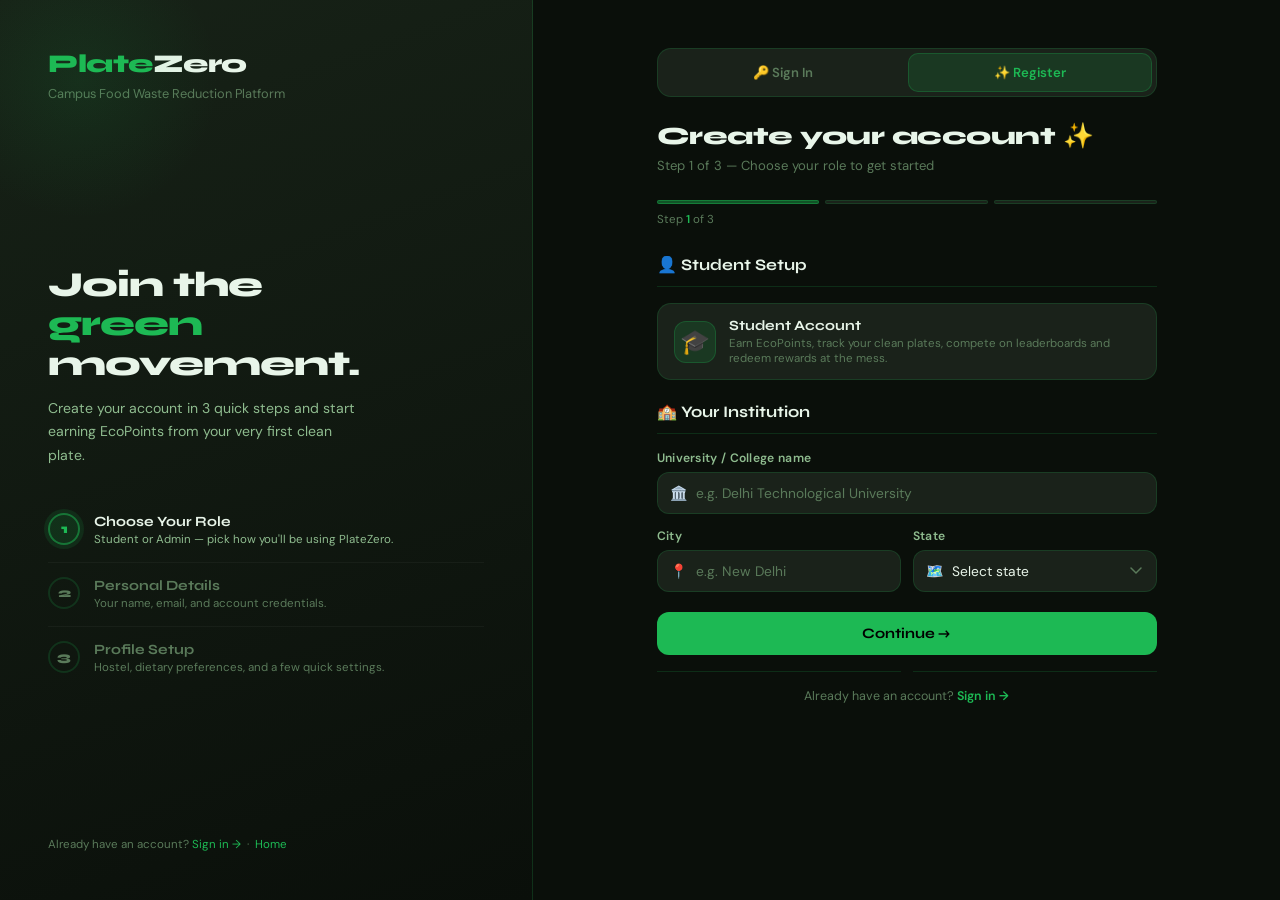
<file: register.html>
<!DOCTYPE html>
<html lang="en">
<head>
  <meta charset="UTF-8">
  <meta name="viewport" content="width=device-width, initial-scale=1.0">
  <title>PlateZero – Create Account</title>
  <link href="https://fonts.googleapis.com/css2?family=Syne:wght@400;600;700;800&family=DM+Sans:ital,opsz,wght@0,9..40,300;0,9..40,400;0,9..40,500;1,9..40,300&display=swap" rel="stylesheet">
  <style>
    :root {
      --green:#1db954;--green-light:#23e066;--green-dim:rgba(29,185,84,0.15);
      --bg:#0a0f0a;--bg2:#111811;--bg3:#172217;
      --surface:#1a221a;--surface2:#1f2b1f;
      --border:rgba(29,185,84,0.18);
      --text:#e8f5e9;--text2:#8fbc8f;--text3:#5a7a5a;
      --amber:#ff9500;--red:#ff4d4d;--radius:18px;
    }
    *{box-sizing:border-box;margin:0;padding:0;}
    body{font-family:'DM Sans',sans-serif;background:var(--bg);color:var(--text);min-height:100vh;display:flex;overflow-x:hidden;}
    body::before{content:'';position:fixed;inset:0;background-image:url("data:image/svg+xml,%3Csvg viewBox='0 0 256 256' xmlns='http://www.w3.org/2000/svg'%3E%3Cfilter id='n'%3E%3CfeTurbulence type='fractalNoise' baseFrequency='0.9' numOctaves='4' stitchTiles='stitch'/%3E%3C/filter%3E%3Crect width='100%25' height='100%25' filter='url(%23n)' opacity='0.04'/%3E%3C/svg%3E");pointer-events:none;z-index:0;opacity:.4;}
    .blob{position:fixed;border-radius:50%;filter:blur(100px);pointer-events:none;z-index:0;animation:blobFloat 9s ease-in-out infinite alternate;}
    .blob1{width:500px;height:500px;background:rgba(29,185,84,.08);top:-180px;left:-120px;}
    .blob2{width:350px;height:350px;background:rgba(29,185,84,.05);bottom:-80px;right:-80px;animation-delay:-4s;}
    .blob3{width:220px;height:220px;background:rgba(77,166,255,.04);top:50%;right:30%;animation-delay:-7s;}
    @keyframes blobFloat{from{transform:translateY(0) scale(1);}to{transform:translateY(30px) scale(1.06);}}
    @keyframes fadeSlideUp{from{opacity:0;transform:translateY(18px);}to{opacity:1;transform:translateY(0);}}
    @keyframes spin{to{transform:rotate(360deg);}}
    @keyframes checkPop{0%{transform:scale(0);}70%{transform:scale(1.2);}100%{transform:scale(1);}}

    /* ── LAYOUT ── */
    .page{position:relative;z-index:1;display:grid;grid-template-columns:1fr 1.4fr;min-height:100vh;width:100%;}

    /* ── LEFT PANEL ── */
    .left-panel{display:flex;flex-direction:column;justify-content:space-between;padding:48px;background:linear-gradient(160deg,var(--bg3) 0%,var(--bg) 100%);border-right:1px solid var(--border);position:relative;overflow:hidden;}
    .left-panel::after{content:'';position:absolute;top:-60px;left:-60px;width:280px;height:280px;border-radius:50%;background:radial-gradient(circle,rgba(29,185,84,.1) 0%,transparent 70%);pointer-events:none;}
    .brand-logo{font-family:'Syne',sans-serif;font-weight:800;font-size:1.6rem;color:var(--green);letter-spacing:-.5px;text-decoration:none;}
    .brand-logo span{color:var(--text);}
    .brand-tagline{font-size:.8rem;color:var(--text3);margin-top:6px;}
    .left-content{flex:1;display:flex;flex-direction:column;justify-content:center;padding:48px 0 32px;}
    .left-headline{font-family:'Syne',sans-serif;font-size:2.2rem;font-weight:800;line-height:1.12;letter-spacing:-1px;color:var(--text);margin-bottom:14px;}
    .left-headline .accent{color:var(--green);}
    .left-sub{font-size:.88rem;color:var(--text2);line-height:1.65;max-width:320px;margin-bottom:32px;}

    /* Steps indicator */
    .steps-list{display:flex;flex-direction:column;gap:0;}
    .step-item{display:flex;align-items:flex-start;gap:14px;padding:14px 0;border-bottom:1px solid rgba(255,255,255,.04);position:relative;}
    .step-item:last-child{border-bottom:none;}
    .step-item.done .step-num{background:var(--green);color:#000;border-color:var(--green);}
    .step-item.active .step-num{background:var(--green-dim);color:var(--green);border-color:rgba(29,185,84,.5);box-shadow:0 0 0 4px rgba(29,185,84,.12);}
    .step-num{width:32px;height:32px;border-radius:50%;border:2px solid var(--border);display:flex;align-items:center;justify-content:center;font-family:'Syne',sans-serif;font-weight:800;font-size:.82rem;color:var(--text3);flex-shrink:0;transition:all .3s;}
    .step-info{}
    .step-title{font-family:'Syne',sans-serif;font-size:.88rem;font-weight:700;color:var(--text);margin-bottom:2px;}
    .step-item:not(.active):not(.done) .step-title{color:var(--text3);}
    .step-desc{font-size:.72rem;color:var(--text3);line-height:1.4;}
    .step-item.active .step-desc{color:var(--text2);}

    .left-footer{font-size:.72rem;color:var(--text3);}
    .left-footer a{color:var(--green);text-decoration:none;}

    /* ── RIGHT PANEL ── */
    .right-panel{display:flex;align-items:flex-start;justify-content:center;padding:48px 48px;background:var(--bg);overflow-y:auto;}
    .reg-box{width:100%;max-width:500px;animation:fadeSlideUp .5s ease both;}

    /* Page tabs */
    .page-tabs{display:flex;background:var(--surface);border:1px solid var(--border);border-radius:14px;padding:4px;margin-bottom:24px;gap:4px;}
    .page-tab{flex:1;display:flex;align-items:center;justify-content:center;gap:7px;padding:10px;border-radius:10px;cursor:pointer;font-size:.82rem;font-weight:600;color:var(--text3);transition:all .2s;border:none;background:none;font-family:'DM Sans',sans-serif;text-decoration:none;}
    .page-tab.active{background:var(--green-dim);color:var(--green);border:1px solid rgba(29,185,84,.25);}
    .page-tab:hover:not(.active){color:var(--text2);background:var(--bg);}

    .reg-header{margin-bottom:26px;}
    .reg-header h1{font-family:'Syne',sans-serif;font-size:1.55rem;font-weight:800;letter-spacing:-.5px;margin-bottom:6px;}
    .reg-header p{font-size:.82rem;color:var(--text3);}

    /* Progress bar */
    .progress-wrap{margin-bottom:28px;}
    .progress-steps{display:flex;gap:6px;margin-bottom:8px;}
    .prog-step{flex:1;height:4px;border-radius:999px;background:var(--surface);border:1px solid var(--border);transition:all .4s;}
    .prog-step.done{background:var(--green);border-color:var(--green);}
    .prog-step.active{background:rgba(29,185,84,.4);border-color:rgba(29,185,84,.4);}
    .prog-label{font-size:.72rem;color:var(--text3);}
    .prog-label span{color:var(--green);font-weight:600;}

    /* Role tabs */
    .role-tabs{display:flex;background:var(--bg2);border:1px solid var(--border);border-radius:12px;padding:3px;margin-bottom:22px;gap:3px;}
    .role-tab{flex:1;display:flex;align-items:center;justify-content:center;gap:7px;padding:10px;border-radius:9px;cursor:pointer;font-size:.82rem;font-weight:600;color:var(--text3);transition:all .2s;border:none;background:none;font-family:'DM Sans',sans-serif;}
    .role-tab.active{background:var(--green-dim);color:var(--green);border:1px solid rgba(29,185,84,.22);}
    .role-tab:hover:not(.active){color:var(--text2);}
    .role-card{background:var(--surface);border:1px solid var(--border);border-radius:14px;padding:13px 16px;margin-bottom:22px;display:flex;align-items:center;gap:13px;}
    .role-card-icon{font-size:1.5rem;width:42px;height:42px;display:flex;align-items:center;justify-content:center;background:var(--green-dim);border-radius:12px;border:1px solid rgba(29,185,84,.25);flex-shrink:0;}
    .role-card-info{}
    .role-card-title{font-family:'Syne',sans-serif;font-size:.88rem;font-weight:700;color:var(--text);}
    .role-card-desc{font-size:.72rem;color:var(--text3);margin-top:2px;}

    /* Form steps */
    .form-step{display:none;}
    .form-step.active{display:block;animation:fadeSlideUp .35s ease both;}

    .step-heading{font-family:'Syne',sans-serif;font-size:1rem;font-weight:700;color:var(--text);margin-bottom:16px;padding-bottom:12px;border-bottom:1px solid var(--border);}

    .form-grid-2{display:grid;grid-template-columns:1fr 1fr;gap:12px;}
    .form-group{margin-bottom:14px;}
    .form-label{display:block;font-size:.76rem;font-weight:600;color:var(--text2);margin-bottom:6px;letter-spacing:.3px;}
    .input-wrap{position:relative;display:flex;align-items:center;}
    .input-icon{position:absolute;left:13px;font-size:.88rem;pointer-events:none;z-index:1;}
    .form-input{width:100%;background:var(--surface);border:1px solid var(--border);border-radius:12px;padding:11px 13px 11px 38px;color:var(--text);font-family:'DM Sans',sans-serif;font-size:.86rem;outline:none;transition:border-color .2s,box-shadow .2s;}
    .form-input::placeholder{color:var(--text3);}
    .form-input:focus{border-color:rgba(29,185,84,.5);box-shadow:0 0 0 3px rgba(29,185,84,.08);}
    .form-input.valid{border-color:rgba(29,185,84,.5);}
    .form-input.invalid{border-color:rgba(255,77,77,.5);}
    .form-input.no-icon{padding-left:14px;}
    .pwd-toggle{position:absolute;right:13px;background:none;border:none;cursor:pointer;font-size:.88rem;color:var(--text3);padding:4px;transition:color .2s;}
    .pwd-toggle:hover{color:var(--text2);}
    .field-hint{font-size:.68rem;margin-top:4px;display:block;}
    .field-hint.neutral{color:var(--text3);}
    .field-hint.ok{color:var(--green);}
    .field-hint.err{color:var(--red);}

    /* Password strength */
    .pwd-strength{margin-top:8px;}
    .pwd-bars{display:flex;gap:4px;margin-bottom:5px;}
    .pwd-bar{flex:1;height:3px;border-radius:999px;background:var(--bg2);transition:all .3s;}
    .pwd-bar.weak{background:var(--red);}
    .pwd-bar.fair{background:var(--amber);}
    .pwd-bar.strong{background:var(--green);}
    .pwd-label{font-size:.67rem;color:var(--text3);}

    /* Select */
    .form-select{width:100%;background:var(--surface);border:1px solid var(--border);border-radius:12px;padding:11px 13px 11px 38px;color:var(--text);font-family:'DM Sans',sans-serif;font-size:.86rem;outline:none;transition:border-color .2s;cursor:pointer;appearance:none;-webkit-appearance:none;background-image:url("data:image/svg+xml,%3Csvg xmlns='http://www.w3.org/2000/svg' width='12' height='8' fill='none'%3E%3Cpath d='M1 1l5 5 5-5' stroke='%235a7a5a' stroke-width='1.5' stroke-linecap='round'/%3E%3C/svg%3E");background-repeat:no-repeat;background-position:right 14px center;}
    .form-select:focus{border-color:rgba(29,185,84,.5);box-shadow:0 0 0 3px rgba(29,185,84,.08);}
    .form-select option{background:var(--surface2);}

    /* Dietary checkboxes */
    .checkbox-grid{display:grid;grid-template-columns:1fr 1fr;gap:8px;}
    .check-pill{display:flex;align-items:center;gap:9px;padding:10px 13px;border:1px solid var(--border);border-radius:11px;cursor:pointer;transition:all .2s;background:var(--surface);}
    .check-pill:hover{border-color:rgba(29,185,84,.35);}
    .check-pill input[type="checkbox"]{width:14px;height:14px;accent-color:var(--green);cursor:pointer;flex-shrink:0;}
    .check-pill-label{font-size:.78rem;color:var(--text2);}
    .check-pill:has(input:checked){background:var(--green-dim);border-color:rgba(29,185,84,.35);}

    /* T&C */
    .tc-wrap{display:flex;align-items:flex-start;gap:9px;padding:13px;background:var(--surface);border:1px solid var(--border);border-radius:12px;margin-bottom:16px;cursor:pointer;}
    .tc-wrap input[type="checkbox"]{width:15px;height:15px;accent-color:var(--green);cursor:pointer;flex-shrink:0;margin-top:1px;}
    .tc-text{font-size:.78rem;color:var(--text3);line-height:1.5;}
    .tc-text a{color:var(--green);text-decoration:none;}

    /* Buttons */
    .btn-row{display:flex;gap:10px;margin-top:6px;}
    .btn-back{flex:0 0 auto;background:var(--surface);border:1px solid var(--border);color:var(--text2);padding:12px 18px;border-radius:12px;font-family:'DM Sans',sans-serif;font-size:.84rem;font-weight:600;cursor:pointer;transition:all .2s;}
    .btn-back:hover{background:var(--surface2);color:var(--text);}
    .btn-next{flex:1;background:var(--green);color:#000;border:none;border-radius:12px;padding:13px;font-family:'Syne',sans-serif;font-weight:700;font-size:.9rem;cursor:pointer;transition:all .2s;display:flex;align-items:center;justify-content:center;gap:8px;}
    .btn-next:hover{background:var(--green-light);transform:translateY(-1px);box-shadow:0 6px 20px rgba(29,185,84,.25);}
    .btn-next:active{transform:translateY(0);}
    .btn-next.loading{opacity:.7;cursor:not-allowed;}
    .btn-next .spinner{width:15px;height:15px;border:2px solid rgba(0,0,0,.3);border-top-color:#000;border-radius:50%;animation:spin .7s linear infinite;display:none;}
    .btn-next.loading .spinner{display:block;}
    .btn-next.loading .btn-text{display:none;}

    .alert{padding:10px 13px;border-radius:11px;font-size:.78rem;margin-bottom:14px;display:none;align-items:center;gap:8px;animation:fadeSlideUp .3s ease both;}
    .alert.show{display:flex;}
    .alert.error{background:rgba(255,77,77,.1);border:1px solid rgba(255,77,77,.3);color:#ff7f7f;}
    .alert.success{background:var(--green-dim);border:1px solid rgba(29,185,84,.3);color:var(--green);}

    /* Success screen */
    .success-screen{display:none;text-align:center;padding:20px 0;animation:fadeSlideUp .5s ease both;}
    .success-screen.show{display:block;}
    .success-icon{width:72px;height:72px;border-radius:50%;background:var(--green);display:flex;align-items:center;justify-content:center;font-size:1.8rem;margin:0 auto 20px;animation:checkPop .4s ease both;box-shadow:0 0 0 12px rgba(29,185,84,.12),0 0 40px rgba(29,185,84,.25);}
    .success-title{font-family:'Syne',sans-serif;font-size:1.5rem;font-weight:800;margin-bottom:8px;}
    .success-sub{font-size:.85rem;color:var(--text2);line-height:1.6;max-width:340px;margin:0 auto 28px;}
    .success-actions{display:flex;flex-direction:column;gap:10px;max-width:280px;margin:0 auto;}
    .btn-go{background:var(--green);color:#000;border:none;border-radius:12px;padding:13px 24px;font-family:'Syne',sans-serif;font-weight:700;font-size:.9rem;cursor:pointer;transition:all .2s;text-decoration:none;display:block;text-align:center;}
    .btn-go:hover{background:var(--green-light);transform:translateY(-1px);}
    .btn-go-sec{background:var(--surface);color:var(--text2);border:1px solid var(--border);border-radius:12px;padding:12px 24px;font-family:'DM Sans',sans-serif;font-size:.84rem;font-weight:600;cursor:pointer;transition:all .2s;text-decoration:none;display:block;text-align:center;}
    .btn-go-sec:hover{background:var(--surface2);color:var(--text);}

    .divider{display:flex;align-items:center;gap:12px;margin:16px 0;}
    .divider::before,.divider::after{content:'';flex:1;height:1px;background:var(--border);}
    .divider span{font-size:.7rem;color:var(--text3);}

    .bottom-link{text-align:center;font-size:.78rem;color:var(--text3);margin-top:4px;}
    .bottom-link a{color:var(--green);text-decoration:none;font-weight:600;}
    .bottom-link a:hover{text-decoration:underline;}

    .mobile-logo{display:none;}
    @media(max-width:860px){
      .page{grid-template-columns:1fr;}
      .left-panel{display:none;}
      .right-panel{padding:32px 20px;padding-top:60px;}
      .mobile-logo{display:block !important;font-family:'Syne',sans-serif;font-weight:800;font-size:1.4rem;color:var(--green);margin-bottom:20px;}
      .mobile-logo span{color:var(--text);}
      .form-grid-2{grid-template-columns:1fr;}
    }
  </style>
</head>
<body>
<div class="blob blob1"></div>
<div class="blob blob2"></div>
<div class="blob blob3"></div>

<div class="page">

  <!-- ══ LEFT PANEL ══ -->
  <div class="left-panel">
    <div>
      <a href="index.html" class="brand-logo">Plate<span>Zero</span></a>
      <div class="brand-tagline">Campus Food Waste Reduction Platform</div>
    </div>
    <div class="left-content">
      <h2 class="left-headline">Join the<br><span class="accent">green</span><br>movement.</h2>
      <p class="left-sub">Create your account in 3 quick steps and start earning EcoPoints from your very first clean plate.</p>
      <div class="steps-list" id="sideSteps">
        <div class="step-item active" id="ss1">
          <div class="step-num" id="sn1">1</div>
          <div class="step-info"><div class="step-title">Choose Your Role</div><div class="step-desc">Student or Admin — pick how you'll be using PlateZero.</div></div>
        </div>
        <div class="step-item" id="ss2">
          <div class="step-num" id="sn2">2</div>
          <div class="step-info"><div class="step-title">Personal Details</div><div class="step-desc">Your name, email, and account credentials.</div></div>
        </div>
        <div class="step-item" id="ss3">
          <div class="step-num" id="sn3">3</div>
          <div class="step-info"><div class="step-title">Profile Setup</div><div class="step-desc">Hostel, dietary preferences, and a few quick settings.</div></div>
        </div>
      </div>
    </div>
    <div class="left-footer">
      Already have an account? <a href="login.html">Sign in →</a> &nbsp;·&nbsp; <a href="index.html">Home</a>
    </div>
  </div>

  <!-- ══ RIGHT PANEL ══ -->
  <div class="right-panel">
    <div class="reg-box">
      <div class="mobile-logo">Plate<span>Zero</span></div>

      <!-- Page tabs -->
      <div class="page-tabs">
        <a class="page-tab" href="login.html">🔑 Sign In</a>
        <button class="page-tab active">✨ Register</button>
      </div>

      <div class="reg-header">
        <h1 id="regTitle">Create your account ✨</h1>
        <p id="regSub">Step 1 of 3 — Choose your role to get started</p>
      </div>

      <!-- Progress -->
      <div class="progress-wrap">
        <div class="progress-steps">
          <div class="prog-step active" id="ps1"></div>
          <div class="prog-step" id="ps2"></div>
          <div class="prog-step" id="ps3"></div>
        </div>
        <div class="prog-label" id="progLabel">Step <span>1</span> of 3</div>
      </div>

      <!-- Alert -->
      <div class="alert error" id="alertBox"><span>⚠️</span><span id="alertMsg"></span></div>

      <!-- ═══ STEP 1: Role ═══ -->
      <div class="form-step active" id="step1">
        <div class="step-heading">👤 Student Setup</div>
        <div class="role-card" id="roleCard">
          <div class="role-card-icon" id="roleCardIcon">🎓</div>
          <div class="role-card-info">
            <div class="role-card-title" id="roleCardTitle">Student Account</div>
            <div class="role-card-desc" id="roleCardDesc">Earn EcoPoints, track your clean plates, compete on leaderboards and redeem rewards at the mess.</div>
          </div>
        </div>

        <div class="step-heading" style="margin-top:4px">🏫 Your Institution</div>
        <div class="form-group">
          <label class="form-label">University / College name</label>
          <div class="input-wrap">
            <span class="input-icon">🏛️</span>
            <input class="form-input" type="text" id="uniInput" placeholder="e.g. Delhi Technological University"/>
          </div>
        </div>
        <div class="form-grid-2">
          <div class="form-group">
            <label class="form-label">City</label>
            <div class="input-wrap">
              <span class="input-icon">📍</span>
              <input class="form-input" type="text" id="cityInput" placeholder="e.g. New Delhi"/>
            </div>
          </div>
          <div class="form-group">
            <label class="form-label">State</label>
            <div class="input-wrap">
              <span class="input-icon">🗺️</span>
              <select class="form-select" id="stateInput">
                <option value="" disabled selected>Select state</option>
                <option>Delhi</option><option>Maharashtra</option><option>Karnataka</option>
                <option>Tamil Nadu</option><option>Uttar Pradesh</option><option>Rajasthan</option>
                <option>Gujarat</option><option>West Bengal</option><option>Telangana</option>
                <option>Madhya Pradesh</option><option>Bihar</option><option>Punjab</option>
                <option>Haryana</option><option>Odisha</option><option>Kerala</option>
                <option>Assam</option><option>Jharkhand</option><option>Uttarakhand</option>
                <option>Himachal Pradesh</option><option>Other</option>
              </select>
            </div>
          </div>
        </div>

        <div class="btn-row">
          <button class="btn-next" onclick="goStep(2)"><span class="btn-text">Continue →</span></button>
        </div>
        <div class="divider"></div>
        <div class="bottom-link">Already have an account? <a href="login.html">Sign in →</a></div>
      </div>

      <!-- ═══ STEP 2: Personal Details ═══ -->
      <div class="form-step" id="step2">
        <div class="step-heading">🙋 Personal Details</div>
        <div class="form-grid-2">
          <div class="form-group">
            <label class="form-label">First name</label>
            <div class="input-wrap">
              <span class="input-icon">👤</span>
              <input class="form-input" type="text" id="firstNameInput" placeholder="Naina" oninput="validateName()"/>
            </div>
            <span class="field-hint neutral" id="fnHint">Your real name as it appears on your ID card.</span>
          </div>
          <div class="form-group">
            <label class="form-label">Last name</label>
            <div class="input-wrap">
              <span class="input-icon">👤</span>
              <input class="form-input" type="text" id="lastNameInput" placeholder="Jain" oninput="validateName()"/>
            </div>
          </div>
        </div>

        <div class="form-group">
          <label class="form-label">Email address</label>
          <div class="input-wrap">
            <span class="input-icon">✉️</span>
            <input class="form-input" type="email" id="regEmailInput" placeholder="you@university.edu" oninput="validateEmail()"/>
          </div>
          <span class="field-hint neutral" id="emailHint">Use your university email for faster verification.</span>
        </div>

        <div class="form-group">
          <label class="form-label">Phone number</label>
          <div class="input-wrap">
            <span class="input-icon">📱</span>
            <input class="form-input" type="tel" id="phoneInput" placeholder="+91 99999 00000" oninput="validatePhone()"/>
          </div>
          <span class="field-hint neutral" id="phoneHint">Used only for account recovery.</span>
        </div>

        <div class="form-grid-2">
          <div class="form-group">
            <label class="form-label">Password</label>
            <div class="input-wrap">
              <span class="input-icon">🔒</span>
              <input class="form-input" type="password" id="regPwdInput" placeholder="Create a password" oninput="updateStrength()"/>
              <button class="pwd-toggle" onclick="togglePwd('regPwdInput','pt1')" id="pt1">👁️</button>
            </div>
            <div class="pwd-strength">
              <div class="pwd-bars"><div class="pwd-bar" id="pb1"></div><div class="pwd-bar" id="pb2"></div><div class="pwd-bar" id="pb3"></div><div class="pwd-bar" id="pb4"></div></div>
              <div class="pwd-label" id="strengthLabel">Enter a password</div>
            </div>
          </div>
          <div class="form-group">
            <label class="form-label">Confirm password</label>
            <div class="input-wrap">
              <span class="input-icon">🔒</span>
              <input class="form-input" type="password" id="regPwdConfirm" placeholder="Re-enter password" oninput="checkPwdMatch()"/>
              <button class="pwd-toggle" onclick="togglePwd('regPwdConfirm','pt2')" id="pt2">👁️</button>
            </div>
            <span class="field-hint neutral" id="pwdMatchHint">Passwords must match.</span>
          </div>
        </div>

        <div class="btn-row">
          <button class="btn-back" onclick="goStep(1)">← Back</button>
          <button class="btn-next" onclick="goStep(3)"><span class="btn-text">Continue →</span></button>
        </div>
      </div>

      <!-- ═══ STEP 3: Profile Setup ═══ -->
      <div class="form-step" id="step3">
        <div class="step-heading" id="step3Heading">🏠 Hostel & Profile</div>

        <div id="studentFields">
          <div class="form-grid-2">
            <div class="form-group">
              <label class="form-label">Hostel / Block</label>
              <div class="input-wrap">
                <span class="input-icon">🏠</span>
                <select class="form-select" id="hostelInput">
                  <option value="" disabled selected>Select hostel</option>
                  <option>Block A</option><option>Block B</option><option>Block C</option>
                  <option>Block D</option><option>Block E</option><option>Day Scholar</option>
                </select>
              </div>
            </div>
            <div class="form-group">
              <label class="form-label">Room number</label>
              <div class="input-wrap">
                <span class="input-icon">🚪</span>
                <input class="form-input" type="text" id="roomInput" placeholder="e.g. A-204"/>
              </div>
            </div>
          </div>

          <div class="form-grid-2">
            <div class="form-group">
              <label class="form-label">Year of study</label>
              <div class="input-wrap">
                <span class="input-icon">📚</span>
                <select class="form-select" id="yearInput">
                  <option value="" disabled selected>Select year</option>
                  <option>1st Year</option><option>2nd Year</option><option>3rd Year</option>
                  <option>4th Year</option><option>PG / Masters</option><option>PhD</option>
                </select>
              </div>
            </div>
            <div class="form-group">
              <label class="form-label">Roll number</label>
              <div class="input-wrap">
                <span class="input-icon">🔢</span>
                <input class="form-input" type="text" id="rollInput" placeholder="e.g. 2K22/CO/101"/>
              </div>
            </div>
          </div>

          <div class="form-group">
            <label class="form-label" style="margin-bottom:10px">🥗 Dietary preferences</label>
            <div class="checkbox-grid">
              <label class="check-pill"><input type="checkbox" value="vegetarian" onchange="updateDiet(this)"> <span class="check-pill-label">🌿 Vegetarian</span></label>
              <label class="check-pill"><input type="checkbox" value="vegan" onchange="updateDiet(this)"> <span class="check-pill-label">🌱 Vegan</span></label>
              <label class="check-pill"><input type="checkbox" value="eggetarian" onchange="updateDiet(this)"> <span class="check-pill-label">🥚 Eggetarian</span></label>
              <label class="check-pill"><input type="checkbox" value="non-veg" onchange="updateDiet(this)"> <span class="check-pill-label">🍗 Non-Vegetarian</span></label>
              <label class="check-pill"><input type="checkbox" value="gluten-free" onchange="updateDiet(this)"> <span class="check-pill-label">🌾 Gluten-Free</span></label>
              <label class="check-pill"><input type="checkbox" value="lactose-free" onchange="updateDiet(this)"> <span class="check-pill-label">🥛 Lactose-Free</span></label>
            </div>
          </div>

          <div class="form-group">
            <label class="form-label">Daily calorie goal (optional)</label>
            <div class="input-wrap">
              <span class="input-icon">🔥</span>
              <input class="form-input" type="number" id="calorieInput" placeholder="e.g. 2000" min="1200" max="4000"/>
            </div>
            <span class="field-hint neutral">Leave blank to use the default (2000 kcal/day).</span>
          </div>
        </div>


        <!-- Terms -->
        <label class="tc-wrap">
          <input type="checkbox" id="tcCheck" onchange="checkTC()"/>
          <span class="tc-text">I agree to PlateZero's <a href="#">Terms of Service</a> and <a href="#">Privacy Policy</a>. I understand that my meal data will be used to calculate waste reduction metrics.</span>
        </label>

        <div class="form-group">
          <label class="check-pill" style="max-width:100%"><input type="checkbox" id="newsCheck"> <span class="check-pill-label">📧 Send me weekly sustainability tips and campus updates</span></label>
        </div>

        <div class="btn-row">
          <button class="btn-back" onclick="goStep(2)">← Back</button>
          <button class="btn-next" id="submitBtn" onclick="handleRegister()">
            <div class="spinner"></div>
            <span class="btn-text">Create Account 🎉</span>
          </button>
        </div>
      </div>

      <!-- ═══ SUCCESS ═══ -->
      <div class="success-screen" id="successScreen">
        <div class="success-icon">🎉</div>
        <div class="success-title" id="successName">Welcome, Naina!</div>
        <p class="success-sub">Your PlateZero account has been created. You've been awarded <strong style="color:var(--green)">50 welcome EcoPoints</strong> — snap your first clean plate to earn more!</p>
        <div class="success-actions">
          <a class="btn-go" href="student.html" id="successDashBtn">Go to Dashboard →</a>
          <a class="btn-go-sec" href="login.html">Sign in to your account</a>
        </div>
      </div>

    </div>
  </div>
</div>

<script>
  let regRole = 'student';
  let currentStep = 1;
  let dietaryPrefs = [];

  // ── Role switch ──
  function setRegRole(role) {
    regRole = 'student';
  }

  // ── Step navigation ──
  function goStep(n) {
    if(n > currentStep && !validateStep(currentStep)) return;
    currentStep = n;
    document.querySelectorAll('.form-step').forEach((s,i)=>s.classList.toggle('active',i===n-1));

    // Progress bars
    ['ps1','ps2','ps3'].forEach((id,i)=>{
      const el=document.getElementById(id);
      el.classList.remove('done','active');
      if(i+1<n) el.classList.add('done');
      else if(i+1===n) el.classList.add('active');
    });

    // Sidebar steps
    ['ss1','ss2','ss3'].forEach((id,i)=>{
      const el=document.getElementById(id);
      el.classList.remove('active','done');
      if(i+1<n) el.classList.add('done');
      else if(i+1===n) el.classList.add('active');
    });
    // Checkmarks on done sidebar nums
    ['sn1','sn2','sn3'].forEach((id,i)=>{
      document.getElementById(id).textContent = i+1<n ? '✓' : i+1;
    });

    // Step 3 heading changes by role
    if(n===3){
      document.getElementById('step3Heading').textContent = '🏠 Hostel & Profile';
    }

    const titles=['Choose Your Role ✨','Personal Details 🙋','Profile Setup 🏠'];
    const subs=['Step 1 of 3 — Choose your role to get started','Step 2 of 3 — Your personal & login details','Step 3 of 3 — Complete your profile'];
    document.getElementById('regTitle').textContent=titles[n-1];
    document.getElementById('regSub').textContent=subs[n-1];
    document.getElementById('progLabel').innerHTML=`Step <span>${n}</span> of 3`;

    hideAlert();
    document.querySelector('.right-panel').scrollTop=0;
  }

  // ── Validation ──
  function validateStep(n) {
    if(n===1){
      if(!document.getElementById('uniInput').value.trim()){showAlert('Please enter your university name.');return false;}
      if(!document.getElementById('cityInput').value.trim()){showAlert('Please enter your city.');return false;}
      if(!document.getElementById('stateInput').value){showAlert('Please select your state.');return false;}
    }
    if(n===2){
      const fn=document.getElementById('firstNameInput').value.trim();
      const ln=document.getElementById('lastNameInput').value.trim();
      const em=document.getElementById('regEmailInput').value.trim();
      const ph=document.getElementById('phoneInput').value.trim();
      const pw=document.getElementById('regPwdInput').value;
      const pc=document.getElementById('regPwdConfirm').value;
      if(!fn||!ln){showAlert('Please enter your full name.');return false;}
      if(!em||!/\S+@\S+\.\S+/.test(em)){showAlert('Please enter a valid email address.');return false;}
      if(!ph){showAlert('Please enter your phone number.');return false;}
      if(pw.length<8){showAlert('Password must be at least 8 characters.');return false;}
      if(pw!==pc){showAlert('Passwords do not match.');return false;}
    }
    return true;
  }

  function validateName(){
    const fn=document.getElementById('firstNameInput').value.trim();
    const ln=document.getElementById('lastNameInput').value.trim();
    if(fn&&ln) setFieldState('firstNameInput','fnHint','ok','✓ Looks good!');
  }

  function validateEmail(){
    const v=document.getElementById('regEmailInput').value.trim();
    const h=document.getElementById('emailHint');
    if(!v){h.className='field-hint neutral';h.textContent='Use your university email for faster verification.';setFieldState('regEmailInput',null,'');return;}
    if(/\S+@\S+\.\S+/.test(v)){h.className='field-hint ok';h.textContent='✓ Valid email address';document.getElementById('regEmailInput').className='form-input valid';}
    else{h.className='field-hint err';h.textContent='✗ Enter a valid email address';document.getElementById('regEmailInput').className='form-input invalid';}
  }

  function validatePhone(){
    const v=document.getElementById('phoneInput').value.replace(/\D/g,'');
    const h=document.getElementById('phoneHint');
    if(v.length>=10){h.className='field-hint ok';h.textContent='✓ Valid phone number';document.getElementById('phoneInput').className='form-input valid';}
    else if(v.length>0){h.className='field-hint err';h.textContent='✗ Enter at least 10 digits';document.getElementById('phoneInput').className='form-input invalid';}
    else{h.className='field-hint neutral';h.textContent='Used only for account recovery.';}
  }

  function setFieldState(inputId, hintId, cls, msg){
    if(inputId) document.getElementById(inputId).className='form-input'+(cls?' '+cls:'');
    if(hintId && msg){const h=document.getElementById(hintId);h.className=`field-hint ${cls}`;h.textContent=msg;}
  }

  function updateStrength(){
    const p=document.getElementById('regPwdInput').value;
    const bars=[document.getElementById('pb1'),document.getElementById('pb2'),document.getElementById('pb3'),document.getElementById('pb4')];
    const lbl=document.getElementById('strengthLabel');
    bars.forEach(b=>b.className='pwd-bar');
    if(!p){lbl.textContent='Enter a password';return;}
    let score=0;
    if(p.length>=8) score++;
    if(/[A-Z]/.test(p)) score++;
    if(/[0-9]/.test(p)) score++;
    if(/[^A-Za-z0-9]/.test(p)) score++;
    const cls=score<=1?'weak':score<=2?'fair':'strong';
    const labels=['','Weak','Fair','Good','Strong'];
    for(let i=0;i<score;i++) bars[i].classList.add(cls);
    lbl.textContent=labels[score]||'Enter a password';
    lbl.style.color=cls==='weak'?'var(--red)':cls==='fair'?'var(--amber)':'var(--green)';
  }

  function checkPwdMatch(){
    const p=document.getElementById('regPwdInput').value;
    const c=document.getElementById('regPwdConfirm').value;
    const h=document.getElementById('pwdMatchHint');
    if(!c){h.className='field-hint neutral';h.textContent='Passwords must match.';return;}
    if(p===c){h.className='field-hint ok';h.textContent='✓ Passwords match';document.getElementById('regPwdConfirm').className='form-input valid';}
    else{h.className='field-hint err';h.textContent='✗ Passwords do not match';document.getElementById('regPwdConfirm').className='form-input invalid';}
  }

  function togglePwd(inputId, btnId){
    const i=document.getElementById(inputId),b=document.getElementById(btnId);
    i.type=i.type==='password'?'text':'password';b.textContent=i.type==='password'?'👁️':'🙈';
  }

  function checkTC(){
    // live TC check — just for UX
  }

  function updateDiet(cb){
    if(cb.checked) dietaryPrefs.push(cb.value);
    else dietaryPrefs=dietaryPrefs.filter(d=>d!==cb.value);
  }

  function showAlert(msg,type='error'){
    const b=document.getElementById('alertBox');
    document.getElementById('alertMsg').textContent=msg;
    b.className=`alert ${type} show`;
    b.scrollIntoView({behavior:'smooth',block:'nearest'});
  }
  function hideAlert(){document.getElementById('alertBox').classList.remove('show');}

  // ── Register ──
  async function handleRegister(){
    if(!document.getElementById('tcCheck').checked){showAlert('Please accept the Terms of Service to continue.');return;}

    const btn=document.getElementById('submitBtn');
    btn.classList.add('loading'); btn.disabled=true;

    // Combine firstName and lastName for the backend 'name' field
    const firstName = document.getElementById('firstNameInput').value.trim();
    const lastName = document.getElementById('lastNameInput').value.trim();

    const payload={
      name: firstName + ' ' + lastName,
      role: regRole,
      email: document.getElementById('regEmailInput').value.trim(),
      password: document.getElementById('regPwdInput').value,
      hostel: document.getElementById('hostelInput').value
    };

    try{
      const res=await fetch('http://127.0.0.1:8000/register',{method:'POST',headers:{'Content-Type':'application/json'},body:JSON.stringify(payload)});
      const data=await res.json();
      if(data.status==='success') completeRegistration(payload, data.id||'new-user', firstName);
      else showAlert(data.message||'Registration failed. Please try again.');
    } catch {
      // Demo mode — simulate success if backend is down
      await new Promise(r=>setTimeout(r,1200));
      completeRegistration(payload, 'demo-'+Date.now(), firstName);
    } finally {
      btn.classList.remove('loading'); btn.disabled=false;
    }
  }

  function completeRegistration(payload, userId, firstName){
    // Store session
    localStorage.setItem(payload.role === 'admin' ? 'admin_id' : 'student_id', userId);
    localStorage.setItem(payload.role === 'admin' ? 'admin_name' : 'student_name', payload.name);
    localStorage.setItem(payload.role === 'admin' ? 'admin_role' : 'student_role', payload.role);

    // Show success screen
    document.querySelectorAll('.form-step').forEach(s=>s.classList.remove('active'));
    document.getElementById('progressWrap') && (document.getElementById('progressWrap').style.display='none');

    document.getElementById('successName').textContent='Welcome, '+firstName+'! 🎉';
    document.getElementById('successDashBtn').href='student.html';

    document.querySelector('.progress-wrap').style.display='none';
    document.querySelector('.reg-header').style.display='none';
    document.querySelector('.page-tabs').style.display='none';
    document.getElementById('alertBox').style.display='none';
    document.getElementById('successScreen').classList.add('show');

    // Update left panel
    document.querySelectorAll('.step-item').forEach(s=>{s.classList.remove('active');s.classList.add('done');});
    ['sn1','sn2','sn3'].forEach(id=>document.getElementById(id).textContent='✓');
  }
</script>
</body>
</html>
</file>
